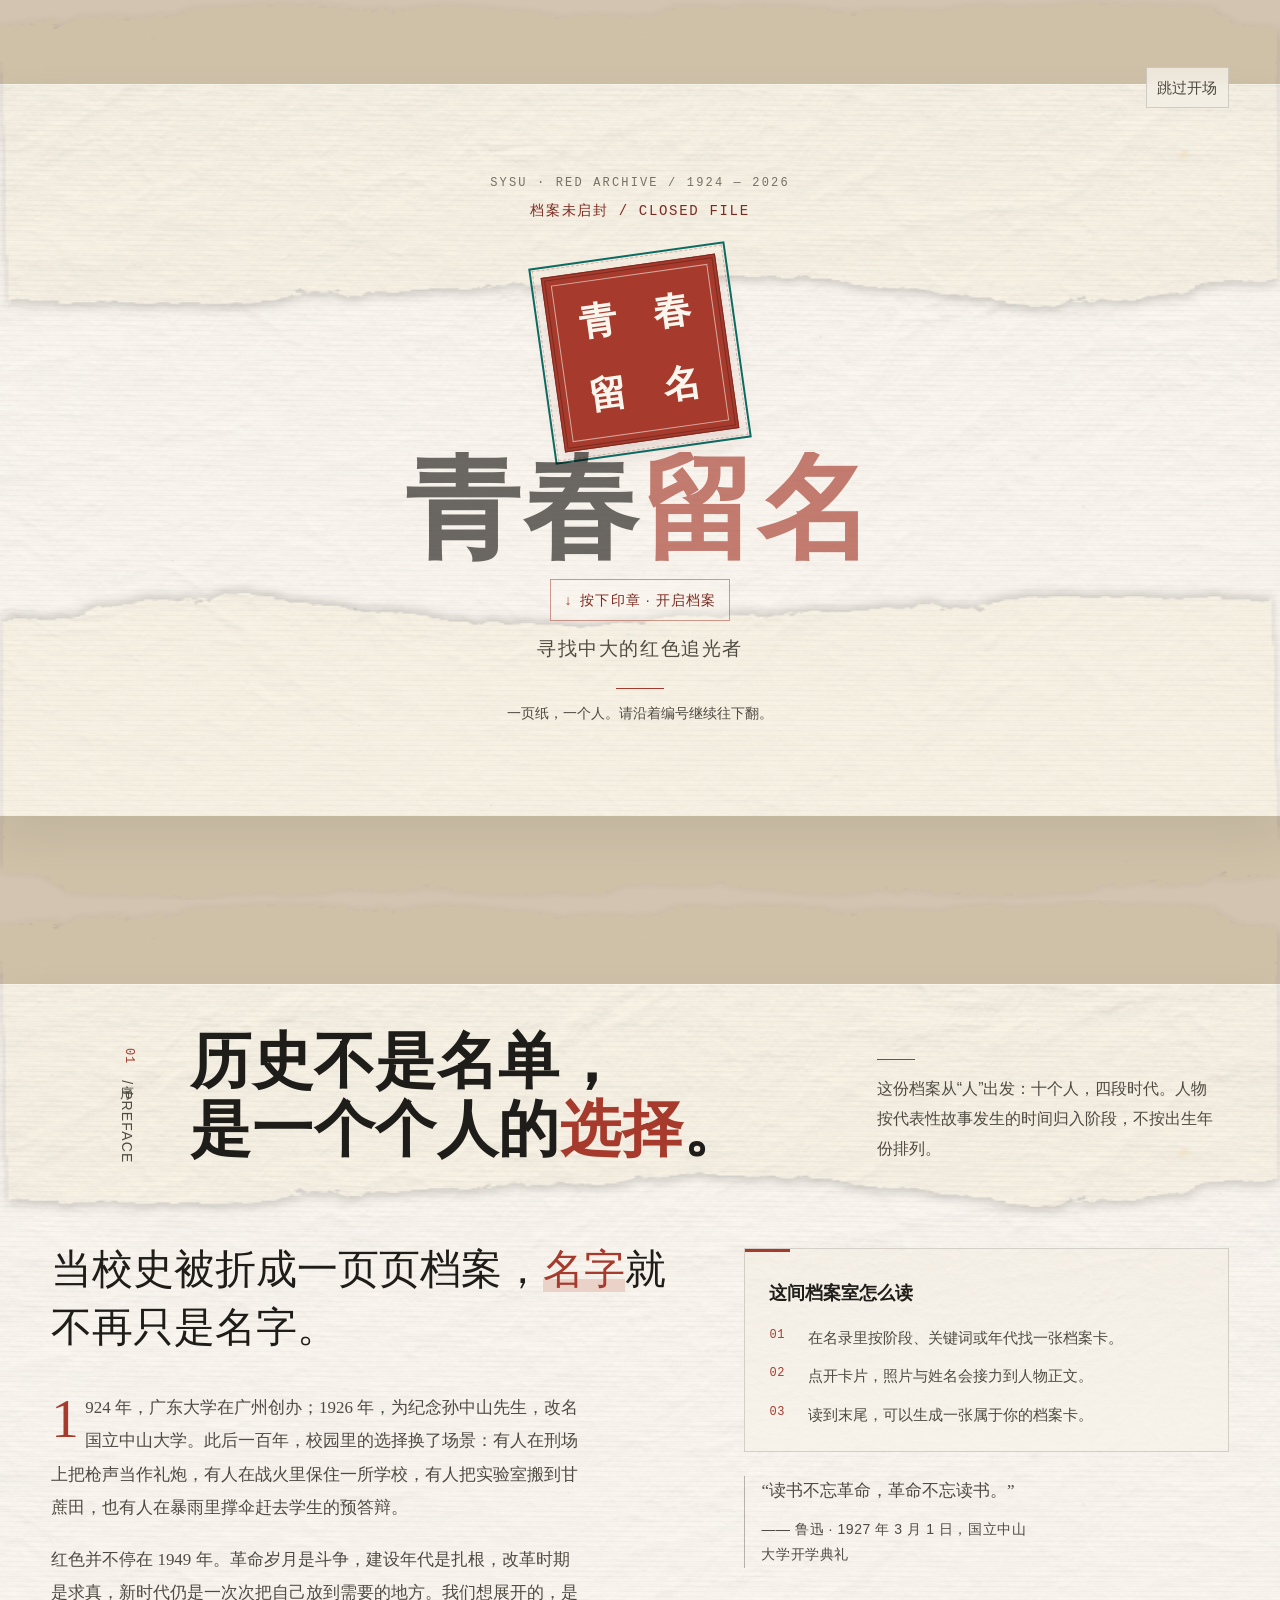
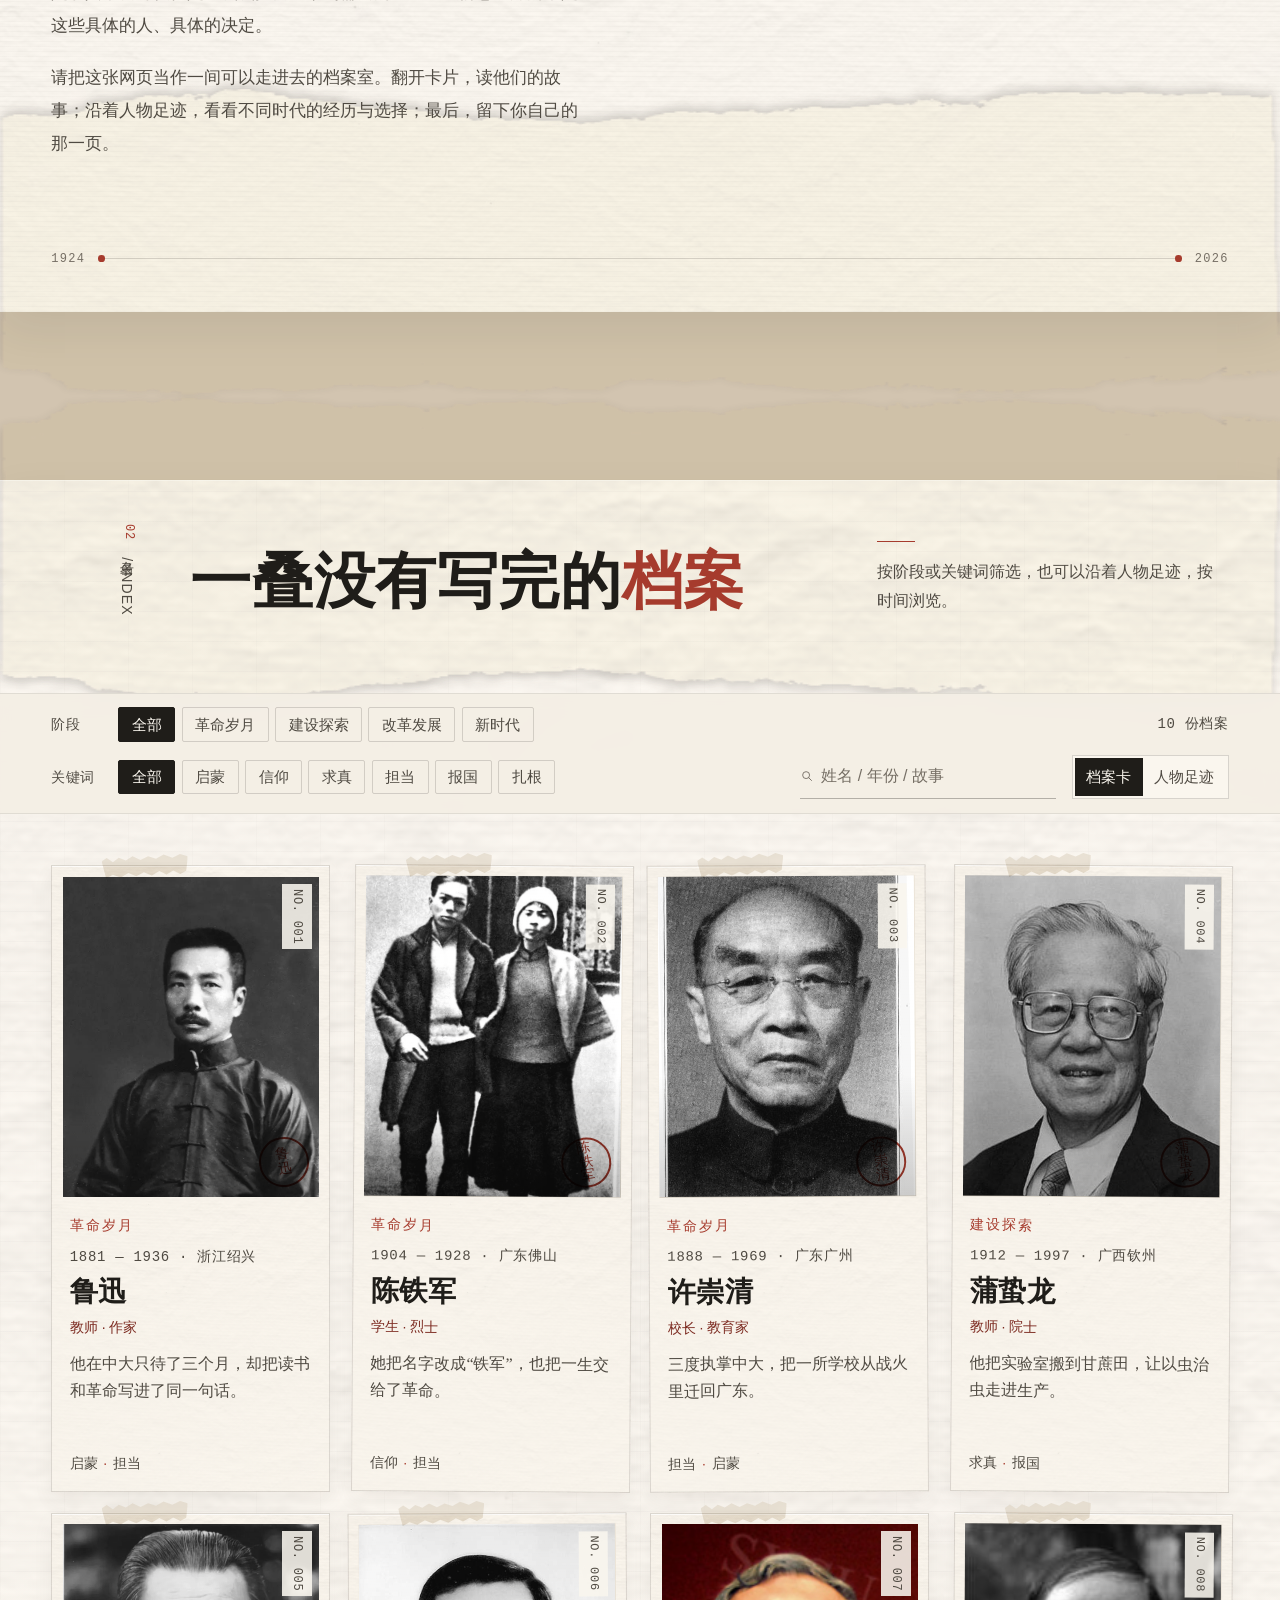
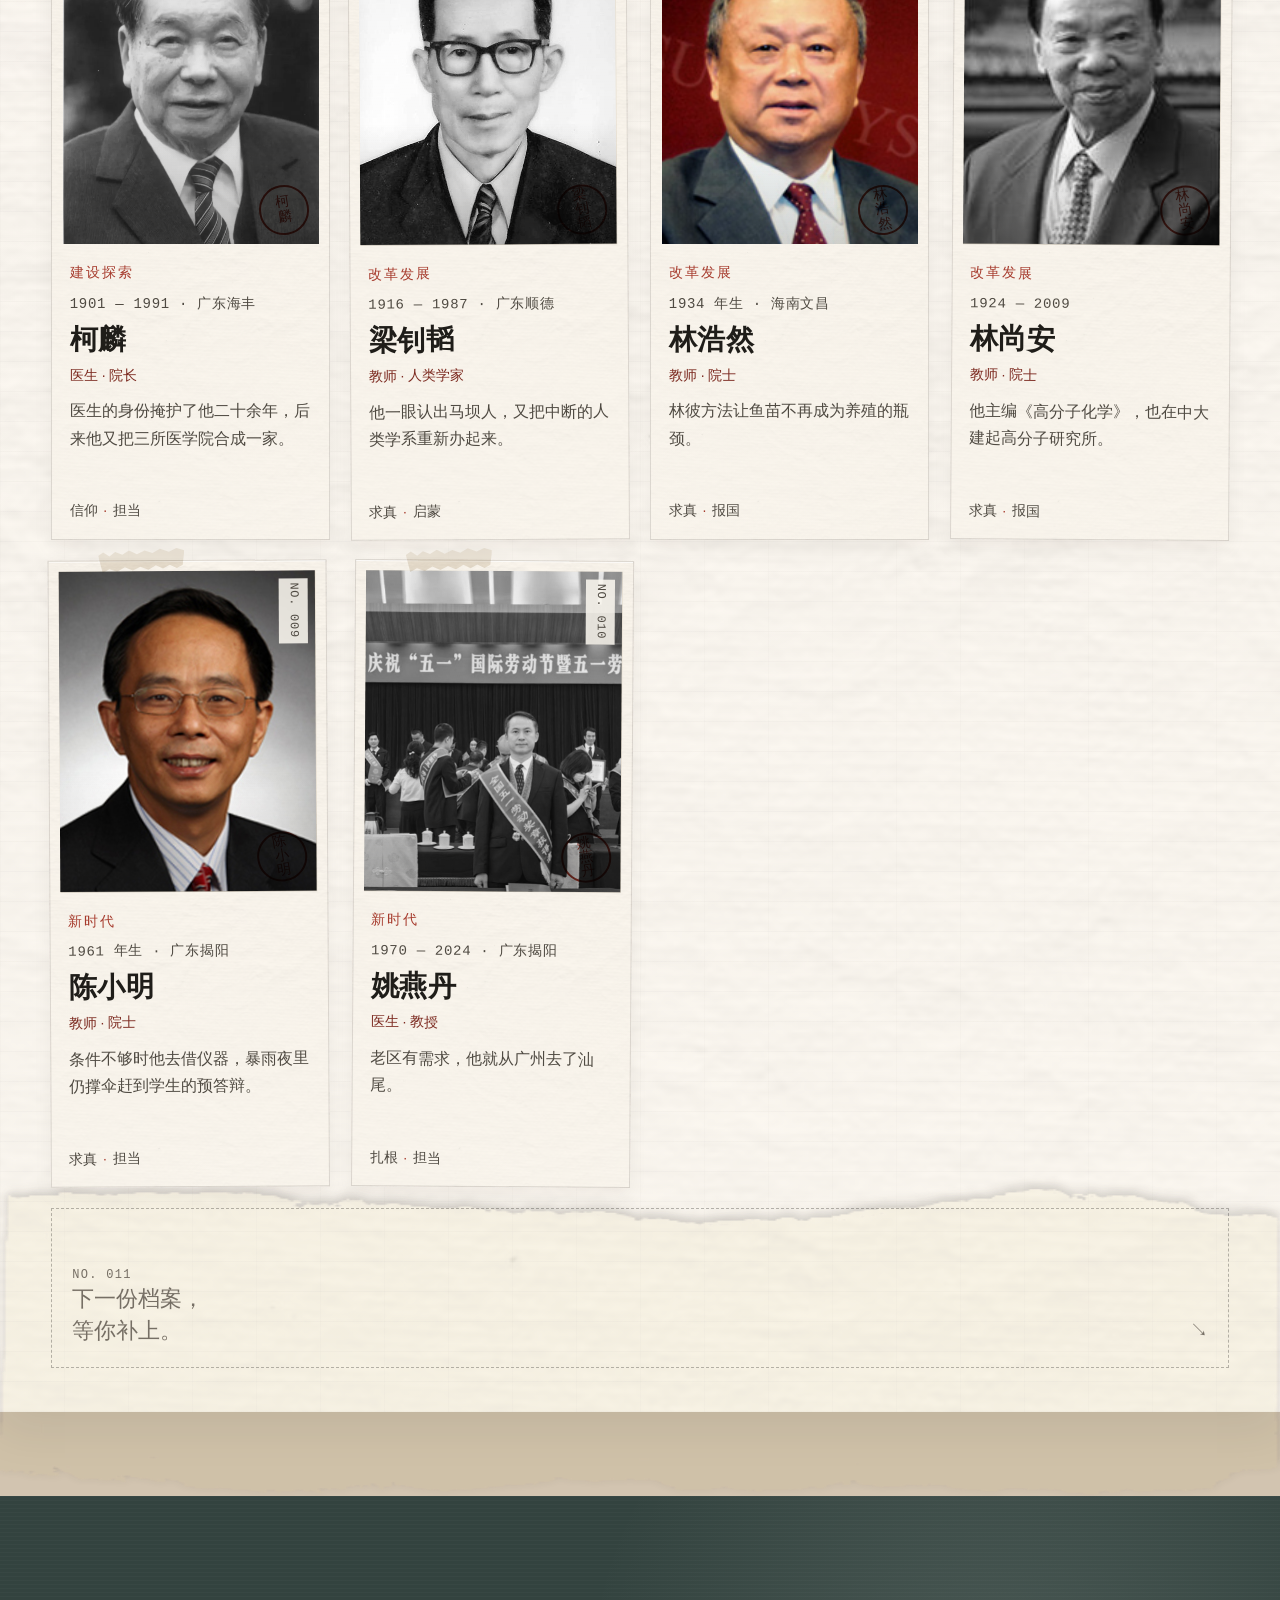
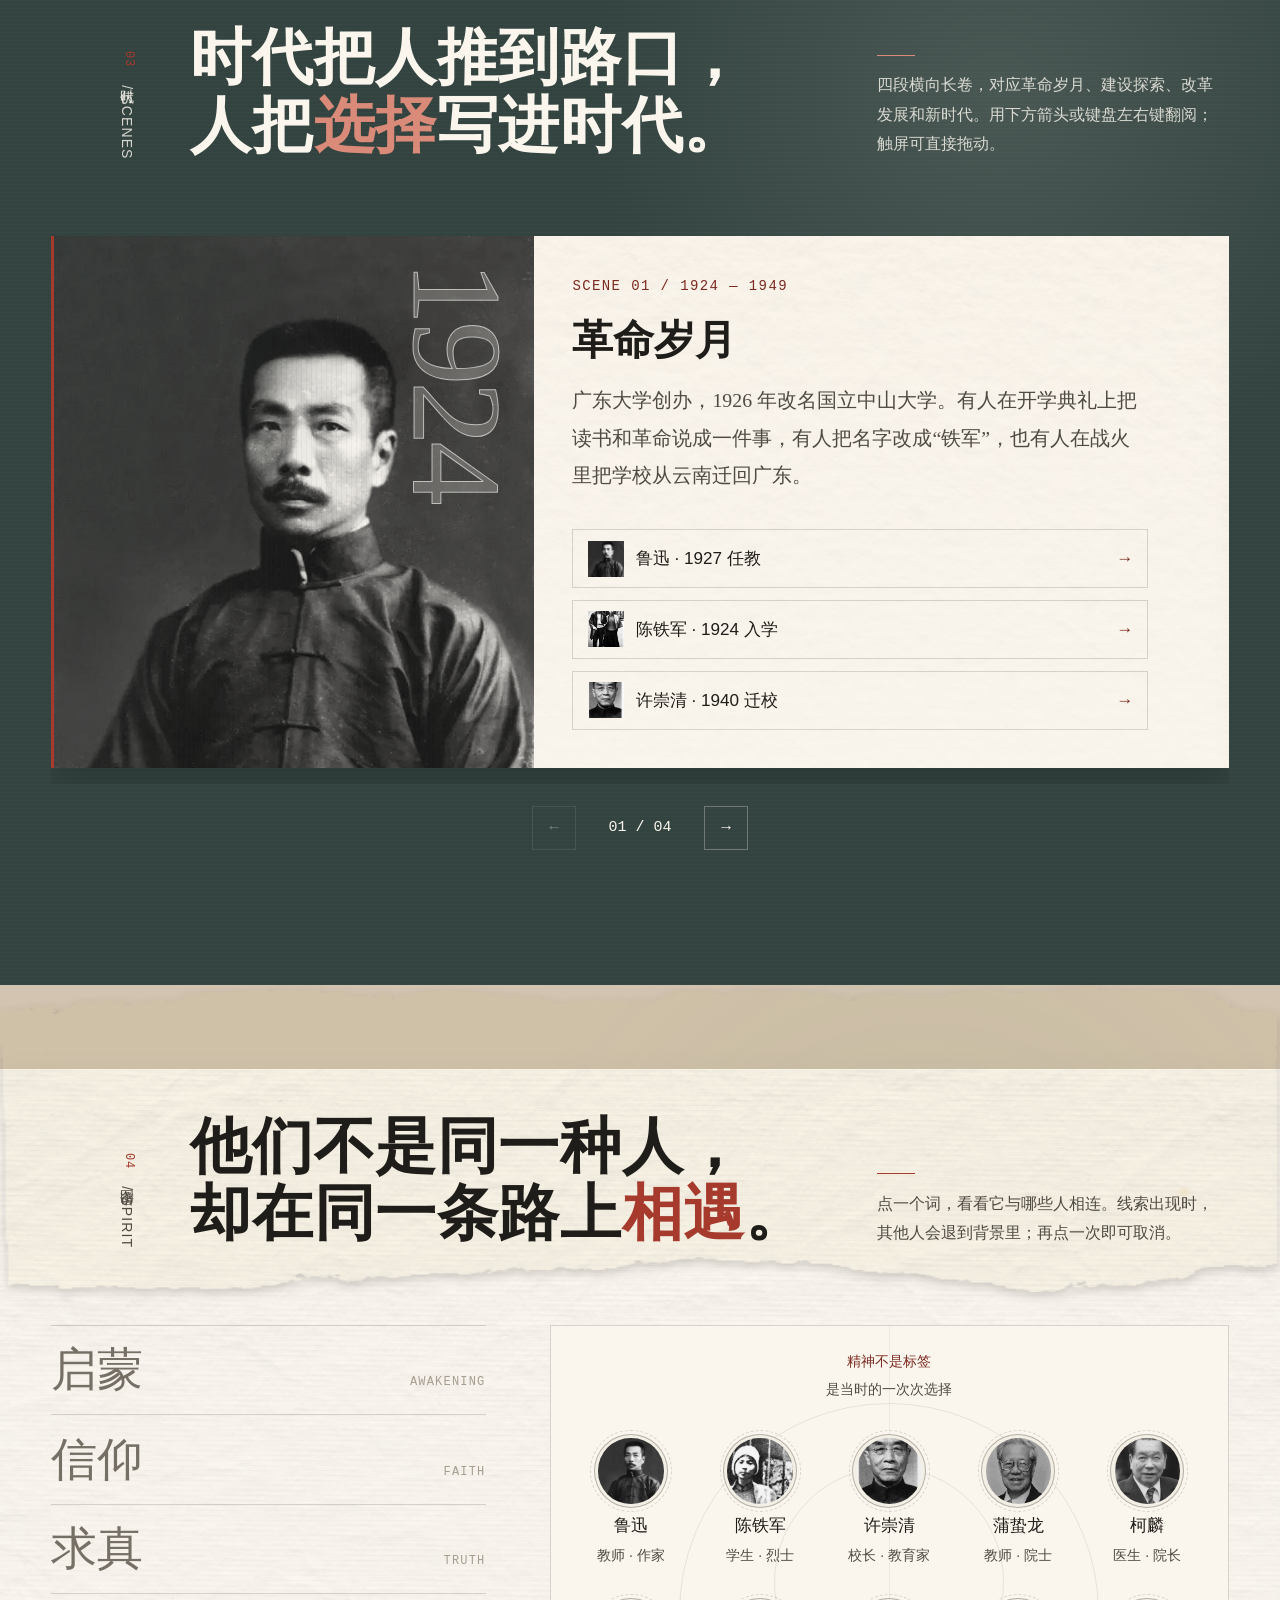
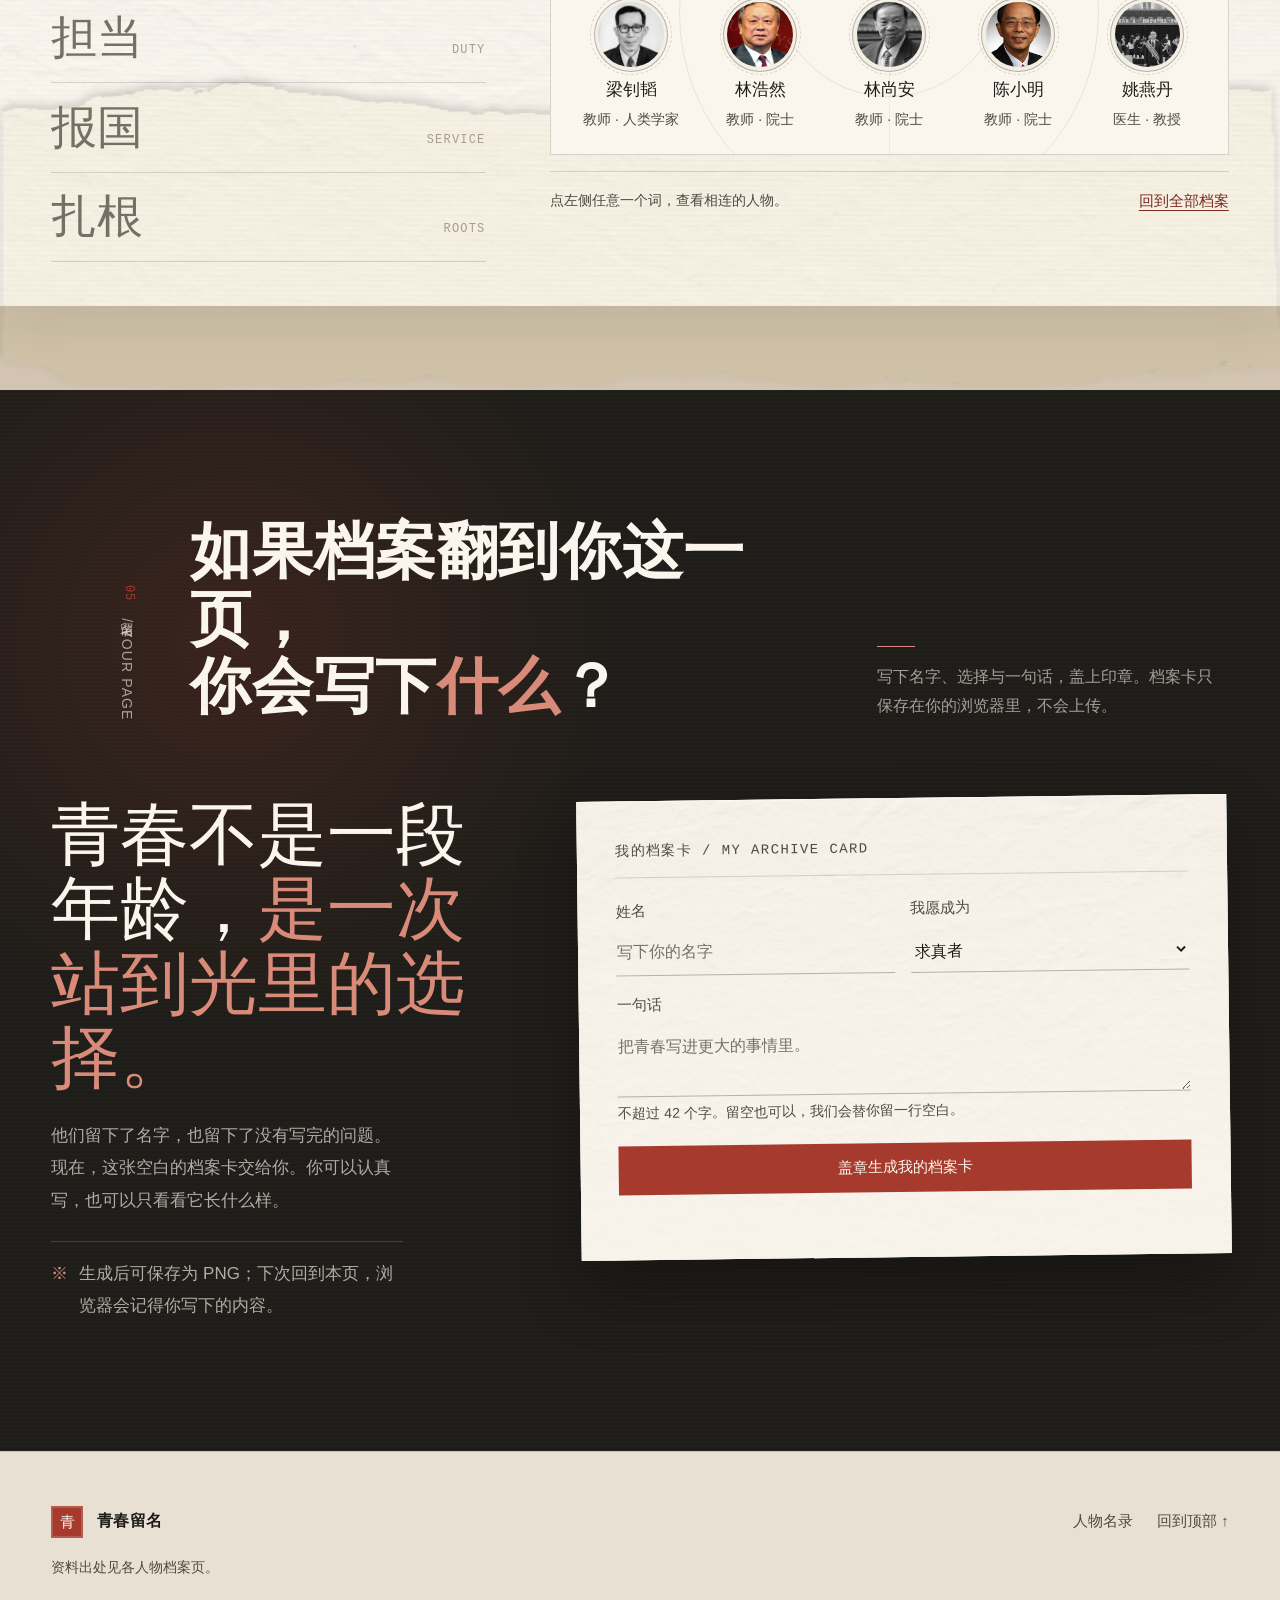
<file: index.html>
<!doctype html>
<html lang="zh-CN">
  <head>
    <meta charset="utf-8" />
    <meta name="viewport" content="width=device-width, initial-scale=1, viewport-fit=cover" />
    <meta name="theme-color" content="#f4efe5" />
    <meta
      name="description"
      content="青春留名——寻找中大的红色追光者。一间可以走进去的人物档案馆，以纸页、档案卡与人物正文呈现中山大学的红色记忆。"
    />
    <title>青春留名 · 寻找中大的红色追光者</title>
    <link rel="icon" href="assets/img/favicon.svg" type="image/svg+xml" />
    <link rel="stylesheet" href="assets/css/main.css?v=20261024h" />
    <script>
      document.documentElement.classList.add("js");
    </script>
  </head>
  <body>
    <a class="skip-link" href="#roster">跳到人物名录</a>
    <div class="intro-veil" id="introVeil" role="dialog" aria-modal="true" aria-labelledby="introPrompt">
      <div class="paper-sheet intro-paper" aria-hidden="true"></div>
      <img class="torn-cutout torn-cutout--top" src="assets/img/torn-cutout-c.png" alt="" aria-hidden="true" />
      <img class="torn-cutout torn-cutout--bottom" src="assets/img/torn-cutout-e.png" alt="" aria-hidden="true" />
      <div class="intro-sheet">
        <p class="intro-kicker mono">SYSU · RED ARCHIVE / 1924 — 2026</p>
        <p class="intro-state mono">档案未启封 / CLOSED FILE</p>
        <div class="intro-stamp-wrap">
          <span class="intro-ink" aria-hidden="true">
            <i class="ink-bloom ink-bloom--a"></i>
            <i class="ink-bloom ink-bloom--b"></i>
            <i class="ink-bloom ink-bloom--c"></i>
            <i class="ink-bloom ink-bloom--red"></i>
          </span>
          <button class="intro-seal" id="introStamp" type="button" aria-label="按下印章，开启档案">
            <span>青</span><span>春</span><span>留</span><span>名</span>
          </button>
        </div>
        <p class="intro-title">青春<span>留名</span></p>
        <p class="intro-prompt" id="introPrompt">按下印章 · 开启档案</p>
        <p class="intro-sub">寻找中大的红色追光者</p>
        <span class="intro-line" aria-hidden="true"></span>
        <p class="intro-note">一页纸，一个人。请沿着编号继续往下翻。</p>
      </div>
      <svg class="ink-filter-defs" width="0" height="0" aria-hidden="true" focusable="false">
        <filter id="ink-wash" x="-40%" y="-40%" width="180%" height="180%">
          <feTurbulence type="fractalNoise" baseFrequency="0.012 0.02" numOctaves="3" seed="7" result="noise"></feTurbulence>
          <feDisplacementMap in="SourceGraphic" in2="noise" scale="34" xChannelSelector="R" yChannelSelector="G"></feDisplacementMap>
          <feGaussianBlur stdDeviation="2.6"></feGaussianBlur>
        </filter>
      </svg>
    </div>
    <div class="paper-grain" aria-hidden="true"></div>
    <div class="reading-progress" aria-hidden="true"><span id="pageProgress"></span></div>

    <header class="site-header" id="siteHeader">
      <a class="brand" href="#opening" aria-label="青春留名，回到档案封面">
        <span class="brand-mark" aria-hidden="true">青</span>
        <span class="brand-copy">
          <span class="brand-title">青春留名</span>
          <span class="brand-sub">SYSU · Red Archive</span>
        </span>
      </a>
      <div class="header-tools">
        <a class="icon-button" href="#roster">
          <span class="tool-label">人物名录</span>
          <svg class="icon" viewBox="0 0 20 20" aria-hidden="true">
            <path d="M4 5h12M4 10h12M4 15h8" fill="none" stroke="currentColor" stroke-width="1.4" />
          </svg>
        </a>
        <button class="icon-button" id="soundToggle" type="button" aria-pressed="false" aria-label="开启声音">
          <span class="tool-label">声音</span>
          <svg class="icon" viewBox="0 0 20 20" aria-hidden="true">
            <path d="M4 8h3l4-3v10l-4-3H4zM14 7.5c.9.8 1.4 1.8 1.4 3s-.5 2.2-1.4 3" fill="none" stroke="currentColor" stroke-width="1.3" stroke-linecap="round" />
          </svg>
        </button>
      </div>
    </header>

    <nav class="chapter-rail" aria-label="章节导航">
      <a class="rail-item is-current" href="#opening" data-section="opening" aria-current="location">
        <span class="rail-no">00</span><span class="rail-name">封面</span>
      </a>
      <a class="rail-item" href="#preface" data-section="preface">
        <span class="rail-no">01</span><span class="rail-name">序</span>
      </a>
      <a class="rail-item" href="#roster" data-section="roster">
        <span class="rail-no">02</span><span class="rail-name">名录</span>
      </a>
      <a class="rail-item" href="#era" data-section="era">
        <span class="rail-no">03</span><span class="rail-name">时代</span>
      </a>
      <a class="rail-item" href="#spirit" data-section="spirit">
        <span class="rail-no">04</span><span class="rail-name">图谱</span>
      </a>
      <a class="rail-item" href="#coda" data-section="coda">
        <span class="rail-no">05</span><span class="rail-name">留名</span>
      </a>
    </nav>

    <main>
      <!-- ================= 封面 ================= -->
      <section class="hero" id="opening" aria-labelledby="heroTitle">
        <div class="paper-sheet hero-sheet" aria-hidden="true"></div>
        <img class="torn-cutout torn-cutout--top" src="assets/img/torn-cutout-e.png" alt="" aria-hidden="true" />
        <img class="torn-cutout torn-cutout--bottom" src="assets/img/torn-cutout-c.png" alt="" aria-hidden="true" />
        <div class="hero-inner">
          <div class="hero-copy">
            <div class="hero-eyebrow mono">
              <span>SYSU · Red Archive</span>
              <span class="dot" aria-hidden="true"></span>
              <span>1924 — 2026</span>
            </div>
            <h1 class="hero-title" id="heroTitle" aria-label="青春留名">
              <span class="title-line"><span>青春</span></span>
              <span class="title-line"><span class="title-accent">留名</span></span>
            </h1>
            <p class="hero-deck">
              寻找中大的红色追光者。从一张学籍卡、一封油印传单、一次没有退路的选择开始，重新认识那些曾在同一座校园里读书、教书、争论的人。
            </p>
            <div class="hero-actions">
              <a class="action-primary" href="#roster">
                拉开档案
                <svg class="icon" viewBox="0 0 20 20" aria-hidden="true">
                  <path d="M4 10h11M11 5l5 5-5 5" fill="none" stroke="currentColor" stroke-width="1.4" stroke-linecap="round" stroke-linejoin="round" />
                </svg>
              </a>
              <a class="action-quiet" href="#preface">先读序言</a>
            </div>
            <div class="hero-meta mono">
              <span><strong>10</strong> 份人物档案</span>
              <span><strong>04</strong> 个时代场景</span>
              <span><strong>01</strong> 座校园</span>
            </div>
          </div>

          <div class="hero-stage" aria-label="人物档案夹">
            <div class="stage-shadow" aria-hidden="true"></div>
            <img class="hero-paper-scrap" src="assets/img/torn-cutout-d.png" alt="" aria-hidden="true" />

            <figure class="photo-slip photo-slip--a">
              <img src="assets/img/portrait-lu-xun.jpg" alt="鲁迅肖像" width="800" height="1000" />
              <figcaption><span>NO. 001</span><span>鲁迅</span></figcaption>
            </figure>
            <figure class="photo-slip photo-slip--b">
              <img src="assets/img/portrait-chen-tiejun.jpg" alt="陈铁军与周文雍合影" width="800" height="1000" />
              <figcaption><span>NO. 002</span><span>陈铁军</span></figcaption>
            </figure>
            <figure class="photo-slip photo-slip--c">
              <img src="assets/img/portrait-yao-yandan.png" alt="姚燕丹在五一劳动奖表彰大会" width="800" height="1000" />
              <figcaption><span>NO. 010</span><span>姚燕丹</span></figcaption>
            </figure>

            <div class="dossier">
              <div class="dossier-head">
                <div class="archive-mark">
                  <span>国立中山大学</span>
                  <span>红色人物档案馆</span>
                  <strong>档号 SYSU-RA-1924</strong>
                </div>
                <span class="mono">第壹辑</span>
              </div>
              <p class="dossier-title">
                寻找中大的<br />红色追光者
                <span>Youth · Choice · Responsibility</span>
              </p>
              <div class="dossier-lines" aria-hidden="true">
                <span></span><span></span><span></span><span></span>
              </div>
              <div class="dossier-foot">
                <p class="index-note">一页纸，一个人。<br />请沿着编号继续往下翻。</p>
              </div>
              <div class="seal seal--hero" aria-hidden="true">
                <span>青</span><span>春</span><span>留</span><span>名</span>
              </div>
              <span class="dossier-tear" aria-hidden="true"></span>
            </div>
          </div>
        </div>

        <p class="hero-scroll">向下，进入档案室</p>
        <p class="hero-corner mono">OPEN FILE / 2026</p>
      </section>

      <!-- ================= 序 ================= -->
      <section class="chapter preface" id="preface" aria-labelledby="prefaceTitle">
        <div class="paper-sheet" aria-hidden="true"></div>
        <img class="torn-cutout torn-cutout--top" src="assets/img/torn-cutout-c.png" alt="" aria-hidden="true" />
        <img class="torn-cutout torn-cutout--bottom" src="assets/img/torn-cutout-e.png" alt="" aria-hidden="true" />
        <div class="paper-takeover" aria-hidden="true"></div>
        <div class="chapter-inner">
          <header class="chapter-head">
            <p class="chapter-kicker"><span class="num">01</span><span>序 / PREFACE</span></p>
            <h2 class="chapter-title" id="prefaceTitle">
              历史不是名单，<br />是一个个人的<span class="title-keep"><em>选择</em>。</span>
            </h2>
            <div class="chapter-aside">
              <span class="aside-rule" aria-hidden="true"></span>
              这份档案从“人”出发：十个人，四段时代。人物按代表性故事发生的时间归入阶段，不按出生年份排列。
            </div>
          </header>

          <div class="preface-grid">
            <div>
              <p class="preface-lead">
                当校史被折成一页页档案，<span class="accent">名字</span>就不再只是名字。
              </p>
              <div class="preface-body">
                <p>
                  1924 年，广东大学在广州创办；1926 年，为纪念孙中山先生，改名国立中山大学。此后一百年，校园里的选择换了场景：有人在刑场上把枪声当作礼炮，有人在战火里保住一所学校，有人把实验室搬到甘蔗田，也有人在暴雨里撑伞赶去学生的预答辩。
                </p>
                <p>
                  红色并不停在 1949 年。革命岁月是斗争，建设年代是扎根，改革时期是求真，新时代仍是一次次把自己放到需要的地方。我们想展开的，是这些具体的人、具体的决定。
                </p>
                <p>
                  请把这张网页当作一间可以走进去的档案室。翻开卡片，读他们的故事；沿着人物足迹，看看不同时代的经历与选择；最后，留下你自己的那一页。
                </p>
              </div>
            </div>

            <aside class="preface-side" aria-label="阅读提示">
              <div class="reading-note">
                <h3>这间档案室怎么读</h3>
                <ol>
                  <li><span>在名录里按阶段、关键词或年代找一张档案卡。</span></li>
                  <li><span>点开卡片，照片与姓名会接力到人物正文。</span></li>
                  <li><span>读到末尾，可以生成一张属于你的档案卡。</span></li>
                </ol>
              </div>
              <blockquote class="margin-quote">
                “读书不忘革命，革命不忘读书。”
                <cite>—— 鲁迅 · 1927 年 3 月 1 日，国立中山大学开学典礼</cite>
              </blockquote>
            </aside>
          </div>

          <div class="time-anchor mono" aria-label="时间范围 1924 至 2026">
            <span>1924</span><span class="anchor-line" aria-hidden="true"></span><span>2026</span>
          </div>
        </div>
      </section>

      <!-- ================= 名录 ================= -->
      <section class="chapter roster" id="roster" aria-labelledby="rosterTitle">
        <div class="paper-sheet" aria-hidden="true"></div>
        <img class="torn-cutout torn-cutout--top" src="assets/img/torn-cutout-e.png" alt="" aria-hidden="true" />
        <img class="torn-cutout torn-cutout--bottom" src="assets/img/torn-cutout-c.png" alt="" aria-hidden="true" />
        <div class="chapter-inner">
          <header class="chapter-head">
            <p class="chapter-kicker"><span class="num">02</span><span>名录 / INDEX</span></p>
            <h2 class="chapter-title" id="rosterTitle">
              一叠没有写完的<em>档案</em>
            </h2>
            <div class="chapter-aside">
              <span class="aside-rule" aria-hidden="true"></span>
              按阶段或关键词筛选，也可以沿着人物足迹，按时间浏览。
            </div>
          </header>

          <div class="filter-bar" aria-label="筛选人物">
            <div class="filter-row">
              <span class="filter-label">阶段</span>
              <div class="chip-set" id="roleFilters" role="group" aria-label="按阶段筛选">
                <button class="chip" type="button" data-role="all" aria-pressed="true">全部</button>
                <button class="chip" type="button" data-role="revolution" aria-pressed="false">革命岁月</button>
                <button class="chip" type="button" data-role="build" aria-pressed="false">建设探索</button>
                <button class="chip" type="button" data-role="reform" aria-pressed="false">改革发展</button>
                <button class="chip" type="button" data-role="newera" aria-pressed="false">新时代</button>
              </div>
              <span class="filter-spacer" aria-hidden="true"></span>
              <span class="filter-count" id="filterCount" aria-live="polite">10 份档案</span>
            </div>
            <div class="filter-row">
              <span class="filter-label">关键词</span>
              <div class="chip-set" id="keywordFilters" role="group" aria-label="按关键词筛选">
                <button class="chip" type="button" data-keyword="all" aria-pressed="true">全部</button>
                <button class="chip" type="button" data-keyword="启蒙" aria-pressed="false">启蒙</button>
                <button class="chip" type="button" data-keyword="信仰" aria-pressed="false">信仰</button>
                <button class="chip" type="button" data-keyword="求真" aria-pressed="false">求真</button>
                <button class="chip" type="button" data-keyword="担当" aria-pressed="false">担当</button>
                <button class="chip" type="button" data-keyword="报国" aria-pressed="false">报国</button>
                <button class="chip" type="button" data-keyword="扎根" aria-pressed="false">扎根</button>
              </div>
              <span class="filter-spacer" aria-hidden="true"></span>
              <label class="filter-search">
                <span class="sr-only">按姓名、年份或故事检索</span>
                <svg class="icon" viewBox="0 0 20 20" aria-hidden="true">
                  <circle cx="8.5" cy="8.5" r="4.8" fill="none" stroke="currentColor" stroke-width="1.3" />
                  <path d="M12 12l4 4" fill="none" stroke="currentColor" stroke-width="1.3" stroke-linecap="round" />
                </svg>
                <input id="rosterSearch" type="search" placeholder="姓名 / 年份 / 故事" autocomplete="off" />
              </label>
              <div class="mobile-filter-fields">
                <label class="mobile-filter-field" for="mobileRoleFilter">
                  <span>阶段</span>
                  <select id="mobileRoleFilter" aria-controls="indexGrid footprintList"></select>
                </label>
                <label class="mobile-filter-field" for="mobileKeywordFilter">
                  <span>关键词</span>
                  <select id="mobileKeywordFilter" aria-controls="indexGrid footprintList"></select>
                </label>
              </div>
              <div class="view-switch" role="group" aria-label="浏览方式">
                <button type="button" data-view="cards" aria-pressed="true">档案卡</button>
                <button type="button" data-view="footprints" aria-pressed="false">人物足迹</button>
              </div>
            </div>
          </div>

          <div class="index-grid" id="indexGrid">
            <a
              class="dossier-card"
              href="people/lu-xun.html"
              data-person="lu-xun"
              data-role="revolution"
              data-keywords="革命岁月 启蒙 担当"
              data-year="1927"
              data-name="鲁迅"
            >
              <span class="card-tape" aria-hidden="true"></span>
              <div class="card-photo">
                <img
                  src="assets/img/portrait-lu-xun.jpg"
                  alt="鲁迅，鲁迅肖像，1925年5月28日摄于北京"
                  width="800"
                  height="1000"
                  style="view-transition-name: person-lu-xun"
                />
                <span class="card-no">NO. 001</span>
                <span class="card-stamp" aria-hidden="true">鲁<br />迅</span>
              </div>
              <div class="card-body">
                <p class="card-stage">革命岁月</p>
                <p class="card-life">1881 — 1936 · 浙江绍兴</p>
                <h3 class="card-name">鲁迅</h3>
                <p class="card-role">教师 · 作家</p>
                <p class="card-line">他在中大只待了三个月，却把读书和革命写进了同一句话。</p>
                <div class="card-keywords"><span>启蒙</span><span>担当</span></div>
              </div>
            </a>

            <a
              class="dossier-card"
              href="people/chen-tiejun.html"
              data-person="chen-tiejun"
              data-role="revolution"
              data-keywords="革命岁月 信仰 担当"
              data-year="1924"
              data-name="陈铁军"
            >
              <span class="card-tape" aria-hidden="true"></span>
              <div class="card-photo">
                <img
                  src="assets/img/portrait-chen-tiejun.jpg"
                  alt="陈铁军，陈铁军（右）与周文雍（左）在监狱铁窗前的合影"
                  width="800"
                  height="1000"
                  loading="lazy"
                  style="view-transition-name: person-chen-tiejun"
                />
                <span class="card-no">NO. 002</span>
                <span class="card-stamp" aria-hidden="true">陈<br />铁<br />军</span>
              </div>
              <div class="card-body">
                <p class="card-stage">革命岁月</p>
                <p class="card-life">1904 — 1928 · 广东佛山</p>
                <h3 class="card-name">陈铁军</h3>
                <p class="card-role">学生 · 烈士</p>
                <p class="card-line">她把名字改成“铁军”，也把一生交给了革命。</p>
                <div class="card-keywords"><span>信仰</span><span>担当</span></div>
              </div>
            </a>

            <a
              class="dossier-card"
              href="people/xu-chongqing.html"
              data-person="xu-chongqing"
              data-role="revolution"
              data-keywords="革命岁月 担当 启蒙"
              data-year="1940"
              data-name="许崇清"
            >
              <span class="card-tape" aria-hidden="true"></span>
              <div class="card-photo">
                <img
                  src="assets/img/portrait-xu-chongqing.jpg"
                  alt="许崇清，许崇清肖像"
                  width="800"
                  height="1000"
                  loading="lazy"
                  style="view-transition-name: person-xu-chongqing"
                />
                <span class="card-no">NO. 003</span>
                <span class="card-stamp" aria-hidden="true">许<br />崇<br />清</span>
              </div>
              <div class="card-body">
                <p class="card-stage">革命岁月</p>
                <p class="card-life">1888 — 1969 · 广东广州</p>
                <h3 class="card-name">许崇清</h3>
                <p class="card-role">校长 · 教育家</p>
                <p class="card-line">三度执掌中大，把一所学校从战火里迁回广东。</p>
                <div class="card-keywords"><span>担当</span><span>启蒙</span></div>
              </div>
            </a>

            <a
              class="dossier-card"
              href="people/pu-zhelong.html"
              data-person="pu-zhelong"
              data-role="build"
              data-keywords="建设探索 求真 报国"
              data-year="1958"
              data-name="蒲蛰龙"
            >
              <span class="card-tape" aria-hidden="true"></span>
              <div class="card-photo">
                <img
                  src="assets/img/portrait-pu-zhelong.jpg"
                  alt="蒲蛰龙，蒲蛰龙肖像"
                  width="800"
                  height="1000"
                  loading="lazy"
                  style="view-transition-name: person-pu-zhelong"
                />
                <span class="card-no">NO. 004</span>
                <span class="card-stamp" aria-hidden="true">蒲<br />蛰<br />龙</span>
              </div>
              <div class="card-body">
                <p class="card-stage">建设探索</p>
                <p class="card-life">1912 — 1997 · 广西钦州</p>
                <h3 class="card-name">蒲蛰龙</h3>
                <p class="card-role">教师 · 院士</p>
                <p class="card-line">他把实验室搬到甘蔗田，让以虫治虫走进生产。</p>
                <div class="card-keywords"><span>求真</span><span>报国</span></div>
              </div>
            </a>

            <a
              class="dossier-card"
              href="people/ke-lin.html"
              data-person="ke-lin"
              data-role="build"
              data-keywords="建设探索 信仰 担当"
              data-year="1953"
              data-name="柯麟"
            >
              <span class="card-tape" aria-hidden="true"></span>
              <div class="card-photo">
                <img
                  src="assets/img/portrait-ke-lin.jpg"
                  alt="柯麟，柯麟晚年肖像"
                  width="800"
                  height="1000"
                  loading="lazy"
                  style="view-transition-name: person-ke-lin"
                />
                <span class="card-no">NO. 005</span>
                <span class="card-stamp" aria-hidden="true">柯<br />麟</span>
              </div>
              <div class="card-body">
                <p class="card-stage">建设探索</p>
                <p class="card-life">1901 — 1991 · 广东海丰</p>
                <h3 class="card-name">柯麟</h3>
                <p class="card-role">医生 · 院长</p>
                <p class="card-line">医生的身份掩护了他二十余年，后来他又把三所医学院合成一家。</p>
                <div class="card-keywords"><span>信仰</span><span>担当</span></div>
              </div>
            </a>

            <a
              class="dossier-card"
              href="people/liang-zhaotao.html"
              data-person="liang-zhaotao"
              data-role="reform"
              data-keywords="改革发展 求真 启蒙"
              data-year="1981"
              data-name="梁钊韬"
            >
              <span class="card-tape" aria-hidden="true"></span>
              <div class="card-photo">
                <img
                  src="assets/img/portrait-liang-zhaotao.jpg"
                  alt="梁钊韬，梁钊韬肖像"
                  width="800"
                  height="1000"
                  loading="lazy"
                  style="view-transition-name: person-liang-zhaotao"
                />
                <span class="card-no">NO. 006</span>
                <span class="card-stamp" aria-hidden="true">梁<br />钊<br />韬</span>
              </div>
              <div class="card-body">
                <p class="card-stage">改革发展</p>
                <p class="card-life">1916 — 1987 · 广东顺德</p>
                <h3 class="card-name">梁钊韬</h3>
                <p class="card-role">教师 · 人类学家</p>
                <p class="card-line">他一眼认出马坝人，又把中断的人类学系重新办起来。</p>
                <div class="card-keywords"><span>求真</span><span>启蒙</span></div>
              </div>
            </a>

            <a
              class="dossier-card"
              href="people/lin-haoran.html"
              data-person="lin-haoran"
              data-role="reform"
              data-keywords="改革发展 求真 报国"
              data-year="1979"
              data-name="林浩然"
            >
              <span class="card-tape" aria-hidden="true"></span>
              <div class="card-photo">
                <img
                  src="assets/img/portrait-lin-haoran.jpg"
                  alt="林浩然，林浩然肖像"
                  width="800"
                  height="1000"
                  loading="lazy"
                  style="view-transition-name: person-lin-haoran"
                />
                <span class="card-no">NO. 007</span>
                <span class="card-stamp" aria-hidden="true">林<br />浩<br />然</span>
              </div>
              <div class="card-body">
                <p class="card-stage">改革发展</p>
                <p class="card-life">1934 年生 · 海南文昌</p>
                <h3 class="card-name">林浩然</h3>
                <p class="card-role">教师 · 院士</p>
                <p class="card-line">林彼方法让鱼苗不再成为养殖的瓶颈。</p>
                <div class="card-keywords"><span>求真</span><span>报国</span></div>
              </div>
            </a>

            <a
              class="dossier-card"
              href="people/lin-shangan.html"
              data-person="lin-shangan"
              data-role="reform"
              data-keywords="改革发展 求真 报国"
              data-year="1978"
              data-name="林尚安"
            >
              <span class="card-tape" aria-hidden="true"></span>
              <div class="card-photo">
                <img
                  src="assets/img/portrait-lin-shangan.jpg"
                  alt="林尚安，林尚安肖像"
                  width="800"
                  height="1000"
                  loading="lazy"
                  style="view-transition-name: person-lin-shangan"
                />
                <span class="card-no">NO. 008</span>
                <span class="card-stamp" aria-hidden="true">林<br />尚<br />安</span>
              </div>
              <div class="card-body">
                <p class="card-stage">改革发展</p>
                <p class="card-life">1924 — 2009</p>
                <h3 class="card-name">林尚安</h3>
                <p class="card-role">教师 · 院士</p>
                <p class="card-line">他主编《高分子化学》，也在中大建起高分子研究所。</p>
                <div class="card-keywords"><span>求真</span><span>报国</span></div>
              </div>
            </a>

            <a
              class="dossier-card"
              href="people/chen-xiaoming.html"
              data-person="chen-xiaoming"
              data-role="newera"
              data-keywords="新时代 求真 担当"
              data-year="2017"
              data-name="陈小明"
            >
              <span class="card-tape" aria-hidden="true"></span>
              <div class="card-photo">
                <img
                  src="assets/img/portrait-chen-xiaoming.jpg"
                  alt="陈小明，陈小明肖像"
                  width="800"
                  height="1000"
                  loading="lazy"
                  style="view-transition-name: person-chen-xiaoming"
                />
                <span class="card-no">NO. 009</span>
                <span class="card-stamp" aria-hidden="true">陈<br />小<br />明</span>
              </div>
              <div class="card-body">
                <p class="card-stage">新时代</p>
                <p class="card-life">1961 年生 · 广东揭阳</p>
                <h3 class="card-name">陈小明</h3>
                <p class="card-role">教师 · 院士</p>
                <p class="card-line">条件不够时他去借仪器，暴雨夜里仍撑伞赶到学生的预答辩。</p>
                <div class="card-keywords"><span>求真</span><span>担当</span></div>
              </div>
            </a>

            <a
              class="dossier-card"
              href="people/yao-yandan.html"
              data-person="yao-yandan"
              data-role="newera"
              data-keywords="新时代 扎根 担当"
              data-year="2020"
              data-name="姚燕丹"
            >
              <span class="card-tape" aria-hidden="true"></span>
              <div class="card-photo">
                <img
                  src="assets/img/portrait-yao-yandan.png"
                  alt="姚燕丹，2023年广东省五一劳动奖表彰大会，画面正中佩绶带者为姚燕丹"
                  width="800"
                  height="1000"
                  loading="lazy"
                  style="view-transition-name: person-yao-yandan"
                />
                <span class="card-no">NO. 010</span>
                <span class="card-stamp" aria-hidden="true">姚<br />燕<br />丹</span>
              </div>
              <div class="card-body">
                <p class="card-stage">新时代</p>
                <p class="card-life">1970 — 2024 · 广东揭阳</p>
                <h3 class="card-name">姚燕丹</h3>
                <p class="card-role">医生 · 教授</p>
                <p class="card-line">老区有需求，他就从广州去了汕尾。</p>
                <div class="card-keywords"><span>扎根</span><span>担当</span></div>
              </div>
            </a>

            <a class="archive-gap" href="#coda">
              <div>
                <p class="mono">NO. 011</p>
                <h3>下一份档案，<br />等你补上。</h3>
              </div>
              <span class="gap-arrow" aria-hidden="true">↘</span>
            </a>
          </div>

          <div class="empty-state" id="emptyState" hidden>
            <div>
              <h3>这一格还没有档案</h3>
              <p>换一个关键词，或把筛选恢复为“全部”。也可以到尾声，留下你自己的那一页。</p>
              <button type="button" id="resetFilters">恢复全部档案</button>
            </div>
          </div>

          <section class="footprints" id="footprints" aria-labelledby="footprintsTitle" hidden>
            <header class="footprints-head">
              <div>
                <p class="mono">FOOTPRINTS / 人物与时间</p>
                <h3 id="footprintsTitle">人物足迹</h3>
              </div>
              <p>按代表事迹的发生时间排列。沿着年份，读一段经历；点击人物，打开完整档案。</p>
            </header>
            <ol class="footprint-list" id="footprintList" aria-label="按时间排列的人物事迹"></ol>
          </section>
        </div>
      </section>

      <!-- ================= 时代场景 ================= -->
      <section class="chapter era" id="era" aria-labelledby="eraTitle">
        <div class="paper-takeover" aria-hidden="true"></div>
        <div class="chapter-inner">
          <header class="chapter-head">
            <p class="chapter-kicker"><span class="num">03</span><span>时代 / SCENES</span></p>
            <h2 class="chapter-title" id="eraTitle">
              时代把人推到路口，<br />人把<em>选择</em>写进时代。
            </h2>
            <div class="chapter-aside">
              <span class="aside-rule" aria-hidden="true"></span>
              四段横向长卷，对应革命岁月、建设探索、改革发展和新时代。用下方箭头或键盘左右键翻阅；触屏可直接拖动。
            </div>
          </header>

          <div class="era-track" id="eraTrack" tabindex="0" aria-label="时代场景，可横向滚动">
            <article class="era-panel" data-era="0" aria-labelledby="eraPanel1">
              <div class="era-visual">
                <img src="assets/img/portrait-lu-xun.jpg" alt="革命岁月：鲁迅肖像" width="800" height="1000" loading="lazy" />
                <span class="era-year" aria-hidden="true">1924</span>
              </div>
              <div class="era-body">
                <p class="era-index">SCENE 01 / 1924 — 1949</p>
                <h3 id="eraPanel1">革命岁月</h3>
                <p class="era-context">
                  广东大学创办，1926 年改名国立中山大学。有人在开学典礼上把读书和革命说成一件事，有人把名字改成“铁军”，也有人在战火里把学校从云南迁回广东。
                </p>
                <div class="era-people">
                  <a class="era-person" href="people/lu-xun.html">
                    <img src="assets/img/portrait-lu-xun.jpg" alt="" width="800" height="1000" loading="lazy" />
                    鲁迅 · 1927 任教
                  </a>
                  <a class="era-person" href="people/chen-tiejun.html">
                    <img src="assets/img/portrait-chen-tiejun.jpg" alt="" width="800" height="1000" loading="lazy" />
                    陈铁军 · 1924 入学
                  </a>
                  <a class="era-person" href="people/xu-chongqing.html">
                    <img src="assets/img/portrait-xu-chongqing.jpg" alt="" width="800" height="1000" loading="lazy" />
                    许崇清 · 1940 迁校
                  </a>
                </div>
              </div>
            </article>

            <article class="era-panel" data-era="1" aria-labelledby="eraPanel2">
              <div class="era-visual">
                <img src="assets/img/portrait-pu-zhelong.jpg" alt="建设探索：蒲蛰龙肖像" width="800" height="1000" loading="lazy" />
                <span class="era-year" aria-hidden="true">1949</span>
              </div>
              <div class="era-body">
                <p class="era-index">SCENE 02 / 1949 — 1978</p>
                <h3 id="eraPanel2">建设探索</h3>
                <p class="era-context">
                  选择从战场转到实验室、医院和田野。有人在顺德的甘蔗田里放赤眼蜂，有人把三所医学院合成一所重点医科。
                </p>
                <div class="era-people">
                  <a class="era-person" href="people/pu-zhelong.html">
                    <img src="assets/img/portrait-pu-zhelong.jpg" alt="" width="800" height="1000" loading="lazy" />
                    蒲蛰龙 · 1958 赤眼蜂站
                  </a>
                  <a class="era-person" href="people/ke-lin.html">
                    <img src="assets/img/portrait-ke-lin.jpg" alt="" width="800" height="1000" loading="lazy" />
                    柯麟 · 1953 三校合并
                  </a>
                </div>
              </div>
            </article>

            <article class="era-panel" data-era="2" aria-labelledby="eraPanel3">
              <div class="era-visual">
                <img src="assets/img/portrait-lin-haoran.jpg" alt="改革发展：林浩然肖像" width="800" height="1000" loading="lazy" />
                <span class="era-year" aria-hidden="true">1978</span>
              </div>
              <div class="era-body">
                <p class="era-index">SCENE 03 / 1978 — 2012</p>
                <h3 id="eraPanel3">改革发展</h3>
                <p class="era-context">
                  中断的学科要恢复，养殖要过苗种这一关，新的专业也要有能教给学生的教材。人类学系重新开办，鱼类催产有了“林彼方法”，高分子化学有了自己的研究所。
                </p>
                <div class="era-people">
                  <a class="era-person" href="people/liang-zhaotao.html">
                    <img src="assets/img/portrait-liang-zhaotao.jpg" alt="" width="800" height="1000" loading="lazy" />
                    梁钊韬 · 1981 复办
                  </a>
                  <a class="era-person" href="people/lin-haoran.html">
                    <img src="assets/img/portrait-lin-haoran.jpg" alt="" width="800" height="1000" loading="lazy" />
                    林浩然 · 1979 林彼方法
                  </a>
                  <a class="era-person" href="people/lin-shangan.html">
                    <img src="assets/img/portrait-lin-shangan.jpg" alt="" width="800" height="1000" loading="lazy" />
                    林尚安 · 1978 研究所
                  </a>
                </div>
              </div>
            </article>

            <article class="era-panel" data-era="3" aria-labelledby="eraPanel4">
              <div class="era-visual">
                <img src="assets/img/portrait-yao-yandan.png" alt="新时代：姚燕丹在五一劳动奖表彰大会" width="800" height="1000" loading="lazy" />
                <span class="era-year" aria-hidden="true">2012</span>
              </div>
              <div class="era-body">
                <p class="era-index">SCENE 04 / 2012 — 今</p>
                <h3 id="eraPanel4">新时代</h3>
                <p class="era-context">
                  研究仍要从一间条件有限的实验室做起，医疗也要走到患者所在的地方。有人把分离做到分子的孔道里，有人把乳腺专科带到汕尾。
                </p>
                <div class="era-people">
                  <a class="era-person" href="people/chen-xiaoming.html">
                    <img src="assets/img/portrait-chen-xiaoming.jpg" alt="" width="800" height="1000" loading="lazy" />
                    陈小明 · 2017 团队成果
                  </a>
                  <a class="era-person" href="people/yao-yandan.html">
                    <img src="assets/img/portrait-yao-yandan.png" alt="" width="800" height="1000" loading="lazy" />
                    姚燕丹 · 2020 赴汕尾
                  </a>
                </div>
              </div>
            </article>
          </div>

          <div class="era-controls">
            <button class="era-arrow" type="button" id="eraPrev" aria-label="上一个时代场景" aria-controls="eraTrack" disabled>←</button>
            <span class="era-page" id="eraPage" role="status" aria-live="polite" aria-atomic="true">01 / 04</span>
            <button class="era-arrow" type="button" id="eraNext" aria-label="下一个时代场景" aria-controls="eraTrack">→</button>
          </div>
        </div>
      </section>

      <!-- ================= 精神图谱 ================= -->
      <section class="chapter spirit" id="spirit" aria-labelledby="spiritTitle">
        <div class="paper-sheet" aria-hidden="true"></div>
        <img class="torn-cutout torn-cutout--top" src="assets/img/torn-cutout-c.png" alt="" aria-hidden="true" />
        <img class="torn-cutout torn-cutout--bottom" src="assets/img/torn-cutout-e.png" alt="" aria-hidden="true" />
        <div class="paper-takeover" aria-hidden="true"></div>
        <div class="chapter-inner">
          <header class="chapter-head">
            <p class="chapter-kicker"><span class="num">04</span><span>图谱 / SPIRIT</span></p>
            <h2 class="chapter-title" id="spiritTitle">
              他们不是同一种人，<br />却在同一条路上<span class="title-keep"><em>相遇</em>。</span>
            </h2>
            <div class="chapter-aside">
              <span class="aside-rule" aria-hidden="true"></span>
              点一个词，看看它与哪些人相连。线索出现时，其他人会退到背景里；再点一次即可取消。
            </div>
          </header>

          <div class="spirit-grid">
            <div class="keyword-list" id="keywordList" role="group" aria-label="精神关键词">
              <button class="keyword-btn" type="button" data-spirit="启蒙" aria-pressed="false">
                <span class="kw-cn">启蒙</span><span class="kw-en">Awakening</span>
              </button>
              <button class="keyword-btn" type="button" data-spirit="信仰" aria-pressed="false">
                <span class="kw-cn">信仰</span><span class="kw-en">Faith</span>
              </button>
              <button class="keyword-btn" type="button" data-spirit="求真" aria-pressed="false">
                <span class="kw-cn">求真</span><span class="kw-en">Truth</span>
              </button>
              <button class="keyword-btn" type="button" data-spirit="担当" aria-pressed="false">
                <span class="kw-cn">担当</span><span class="kw-en">Duty</span>
              </button>
              <button class="keyword-btn" type="button" data-spirit="报国" aria-pressed="false">
                <span class="kw-cn">报国</span><span class="kw-en">Service</span>
              </button>
              <button class="keyword-btn" type="button" data-spirit="扎根" aria-pressed="false">
                <span class="kw-cn">扎根</span><span class="kw-en">Roots</span>
              </button>
            </div>

            <div>
              <div class="spirit-map" id="spiritMap">
                <svg class="spirit-lines" id="spiritLines" aria-hidden="true"></svg>
                <a class="spirit-node spirit-node--xun" href="people/lu-xun.html" data-spirit-person="鲁迅" data-keywords="启蒙 担当">
                  <span class="node-photo"><img src="assets/img/portrait-lu-xun.jpg" alt="" width="800" height="1000" loading="lazy" /></span>
                  <span class="node-name">鲁迅</span>
                  <span class="node-role">教师 · 作家</span>
                </a>
                <a class="spirit-node spirit-node--tiejun" href="people/chen-tiejun.html" data-spirit-person="陈铁军" data-keywords="信仰 担当">
                  <span class="node-photo"><img src="assets/img/portrait-chen-tiejun-face.jpg" alt="" width="230" height="230" loading="lazy" /></span>
                  <span class="node-name">陈铁军</span>
                  <span class="node-role">学生 · 烈士</span>
                </a>
                <a class="spirit-node spirit-node--chongqing" href="people/xu-chongqing.html" data-spirit-person="许崇清" data-keywords="担当 启蒙">
                  <span class="node-photo"><img src="assets/img/portrait-xu-chongqing.jpg" alt="" width="800" height="1000" loading="lazy" /></span>
                  <span class="node-name">许崇清</span>
                  <span class="node-role">校长 · 教育家</span>
                </a>
                <a class="spirit-node spirit-node--zhelong" href="people/pu-zhelong.html" data-spirit-person="蒲蛰龙" data-keywords="求真 报国">
                  <span class="node-photo"><img src="assets/img/portrait-pu-zhelong.jpg" alt="" width="800" height="1000" loading="lazy" /></span>
                  <span class="node-name">蒲蛰龙</span>
                  <span class="node-role">教师 · 院士</span>
                </a>
                <a class="spirit-node spirit-node--lin" href="people/ke-lin.html" data-spirit-person="柯麟" data-keywords="信仰 担当">
                  <span class="node-photo"><img src="assets/img/portrait-ke-lin.jpg" alt="" width="800" height="1000" loading="lazy" /></span>
                  <span class="node-name">柯麟</span>
                  <span class="node-role">医生 · 院长</span>
                </a>
                <a class="spirit-node spirit-node--zhaotao" href="people/liang-zhaotao.html" data-spirit-person="梁钊韬" data-keywords="求真 启蒙">
                  <span class="node-photo"><img src="assets/img/portrait-liang-zhaotao.jpg" alt="" width="800" height="1000" loading="lazy" /></span>
                  <span class="node-name">梁钊韬</span>
                  <span class="node-role">教师 · 人类学家</span>
                </a>
                <a class="spirit-node spirit-node--haoran" href="people/lin-haoran.html" data-spirit-person="林浩然" data-keywords="求真 报国">
                  <span class="node-photo"><img src="assets/img/portrait-lin-haoran.jpg" alt="" width="800" height="1000" loading="lazy" /></span>
                  <span class="node-name">林浩然</span>
                  <span class="node-role">教师 · 院士</span>
                </a>
                <a class="spirit-node spirit-node--shangan" href="people/lin-shangan.html" data-spirit-person="林尚安" data-keywords="求真 报国">
                  <span class="node-photo"><img src="assets/img/portrait-lin-shangan.jpg" alt="" width="800" height="1000" loading="lazy" /></span>
                  <span class="node-name">林尚安</span>
                  <span class="node-role">教师 · 院士</span>
                </a>
                <a class="spirit-node spirit-node--xiaoming" href="people/chen-xiaoming.html" data-spirit-person="陈小明" data-keywords="求真 担当">
                  <span class="node-photo"><img src="assets/img/portrait-chen-xiaoming.jpg" alt="" width="800" height="1000" loading="lazy" /></span>
                  <span class="node-name">陈小明</span>
                  <span class="node-role">教师 · 院士</span>
                </a>
                <a class="spirit-node spirit-node--yandan" href="people/yao-yandan.html" data-spirit-person="姚燕丹" data-keywords="扎根 担当">
                  <span class="node-photo"><img src="assets/img/portrait-yao-yandan.png" alt="" width="800" height="1000" loading="lazy" /></span>
                  <span class="node-name">姚燕丹</span>
                  <span class="node-role">医生 · 教授</span>
                </a>
                <p class="spirit-center-note"><strong>精神不是标签</strong>是当时的一次次选择</p>
              </div>

              <div class="spirit-result">
                <p id="spiritResultText">点左侧任意一个词，查看相连的人物。</p>
                <a href="#roster" id="spiritReset">回到全部档案</a>
              </div>

              <div class="spirit-mobile-list" id="spiritMobileList" aria-label="人物列表">
                <a href="people/lu-xun.html" data-keywords="启蒙 担当"><img src="assets/img/portrait-lu-xun.jpg" alt="" width="800" height="1000" /><span><span class="ml-name">鲁迅</span><span class="ml-role">教师 · 作家</span></span></a>
                <a href="people/chen-tiejun.html" data-keywords="信仰 担当"><img src="assets/img/portrait-chen-tiejun-face.jpg" alt="" width="230" height="230" /><span><span class="ml-name">陈铁军</span><span class="ml-role">学生 · 烈士</span></span></a>
                <a href="people/xu-chongqing.html" data-keywords="担当 启蒙"><img src="assets/img/portrait-xu-chongqing.jpg" alt="" width="800" height="1000" /><span><span class="ml-name">许崇清</span><span class="ml-role">校长 · 教育家</span></span></a>
                <a href="people/pu-zhelong.html" data-keywords="求真 报国"><img src="assets/img/portrait-pu-zhelong.jpg" alt="" width="800" height="1000" /><span><span class="ml-name">蒲蛰龙</span><span class="ml-role">教师 · 院士</span></span></a>
                <a href="people/ke-lin.html" data-keywords="信仰 担当"><img src="assets/img/portrait-ke-lin.jpg" alt="" width="800" height="1000" /><span><span class="ml-name">柯麟</span><span class="ml-role">医生 · 院长</span></span></a>
                <a href="people/liang-zhaotao.html" data-keywords="求真 启蒙"><img src="assets/img/portrait-liang-zhaotao.jpg" alt="" width="800" height="1000" /><span><span class="ml-name">梁钊韬</span><span class="ml-role">教师 · 人类学家</span></span></a>
                <a href="people/lin-haoran.html" data-keywords="求真 报国"><img src="assets/img/portrait-lin-haoran.jpg" alt="" width="800" height="1000" /><span><span class="ml-name">林浩然</span><span class="ml-role">教师 · 院士</span></span></a>
                <a href="people/lin-shangan.html" data-keywords="求真 报国"><img src="assets/img/portrait-lin-shangan.jpg" alt="" width="800" height="1000" /><span><span class="ml-name">林尚安</span><span class="ml-role">教师 · 院士</span></span></a>
                <a href="people/chen-xiaoming.html" data-keywords="求真 担当"><img src="assets/img/portrait-chen-xiaoming.jpg" alt="" width="800" height="1000" /><span><span class="ml-name">陈小明</span><span class="ml-role">教师 · 院士</span></span></a>
                <a href="people/yao-yandan.html" data-keywords="扎根 担当"><img src="assets/img/portrait-yao-yandan.png" alt="" width="800" height="1000" /><span><span class="ml-name">姚燕丹</span><span class="ml-role">医生 · 教授</span></span></a>
              </div>
            </div>
          </div>
        </div>
      </section>

      <!-- ================= 尾声 ================= -->
      <section class="chapter coda" id="coda" aria-labelledby="codaTitle">
        <div class="chapter-inner">
          <header class="chapter-head">
            <p class="chapter-kicker"><span class="num">05</span><span>留名 / YOUR PAGE</span></p>
            <h2 class="chapter-title" id="codaTitle">
              <span class="title-keep">如果档案翻到</span><span class="title-keep">你这一页，</span><br />你会写下<span class="title-keep"><em>什么</em>？</span>
            </h2>
            <div class="chapter-aside">
              <span class="aside-rule" aria-hidden="true"></span>
              写下名字、选择与一句话，盖上印章。档案卡只保存在你的浏览器里，不会上传。
            </div>
          </header>

          <div class="coda-grid">
            <div class="coda-copy">
              <h3>青春不是一段年龄，<span>是一次站到光里的选择。</span></h3>
              <p>
                他们留下了名字，也留下了没有写完的问题。现在，这张空白的档案卡交给你。你可以认真写，也可以只看看它长什么样。
              </p>
              <p class="coda-note">生成后可保存为 PNG；下次回到本页，浏览器会记得你写下的内容。</p>
            </div>

            <div class="coda-card">
              <form class="coda-form" id="cardForm">
                <div class="field-row">
                  <div class="field">
                    <label for="cardName">姓名</label>
                    <input id="cardName" name="name" type="text" maxlength="12" placeholder="写下你的名字" autocomplete="name" />
                  </div>
                  <div class="field">
                    <label for="cardRole">我愿成为</label>
                    <select id="cardRole" name="role">
                      <option value="求真者">求真者</option>
                      <option value="担当者">担当者</option>
                      <option value="点灯人">点灯人</option>
                      <option value="记录者">记录者</option>
                    </select>
                  </div>
                </div>
                <div class="field">
                  <label for="cardLine">一句话</label>
                  <textarea id="cardLine" name="line" maxlength="42" rows="2" placeholder="把青春写进更大的事情里。"></textarea>
                  <span class="field-hint">不超过 42 个字。留空也可以，我们会替你留一行空白。</span>
                </div>
                <button class="card-generate" type="submit">盖章生成我的档案卡</button>
              </form>
              <noscript>
                <p class="card-status">生成图片需要开启 JavaScript；人物名录与人物正文仍可完整阅读。</p>
              </noscript>

              <div class="card-preview" id="cardPreview">
                <img id="cardPreviewImage" alt="生成的个人档案卡预览" />
                <div class="card-actions">
                  <a id="cardDownload" href="#" download="青春留名-我的档案卡.png">保存 PNG</a>
                  <button id="cardRedo" type="button">重做一张</button>
                </div>
              </div>
              <p class="card-status" id="cardStatus" aria-live="polite"></p>

              <div class="card-dom-fallback" id="cardFallback">
                <p class="mono">MY ARCHIVE CARD</p>
                <h3 id="fallbackName">无名追光者</h3>
                <p id="fallbackRole">求真者</p>
                <p id="fallbackLine">把青春写进更大的事情里。</p>
              </div>
            </div>
          </div>
        </div>
      </section>
    </main>

    <button class="skip-intro" id="skipIntro" type="button">跳过开场</button>

    <footer class="site-footer">
      <div class="footer-inner">
        <a class="brand" href="#opening">
          <span class="brand-mark" aria-hidden="true">青</span>
          <span class="brand-copy"><span class="brand-title">青春留名</span></span>
        </a>
        <nav class="footer-nav" aria-label="页脚导航">
          <a href="#roster">人物名录</a>
          <a href="#opening">回到顶部 ↑</a>
        </nav>
        <p class="footer-note">资料出处见各人物档案页。</p>
      </div>
    </footer>

    <noscript>
      <style>
        .skip-intro { display: none; }
        .filter-bar { position: relative; }
        .filter-bar .chip,
        .roster .mobile-filter-fields,
        .view-switch,
        #footprints { display: none; }
      </style>
    </noscript>

    <script src="assets/js/data.js?v=20261022e"></script>
    <script src="assets/js/app.js?v=20261024g" defer></script>
    <script src="assets/js/card.js?v=20261023h" defer></script>
  </body>
</html>
</file>
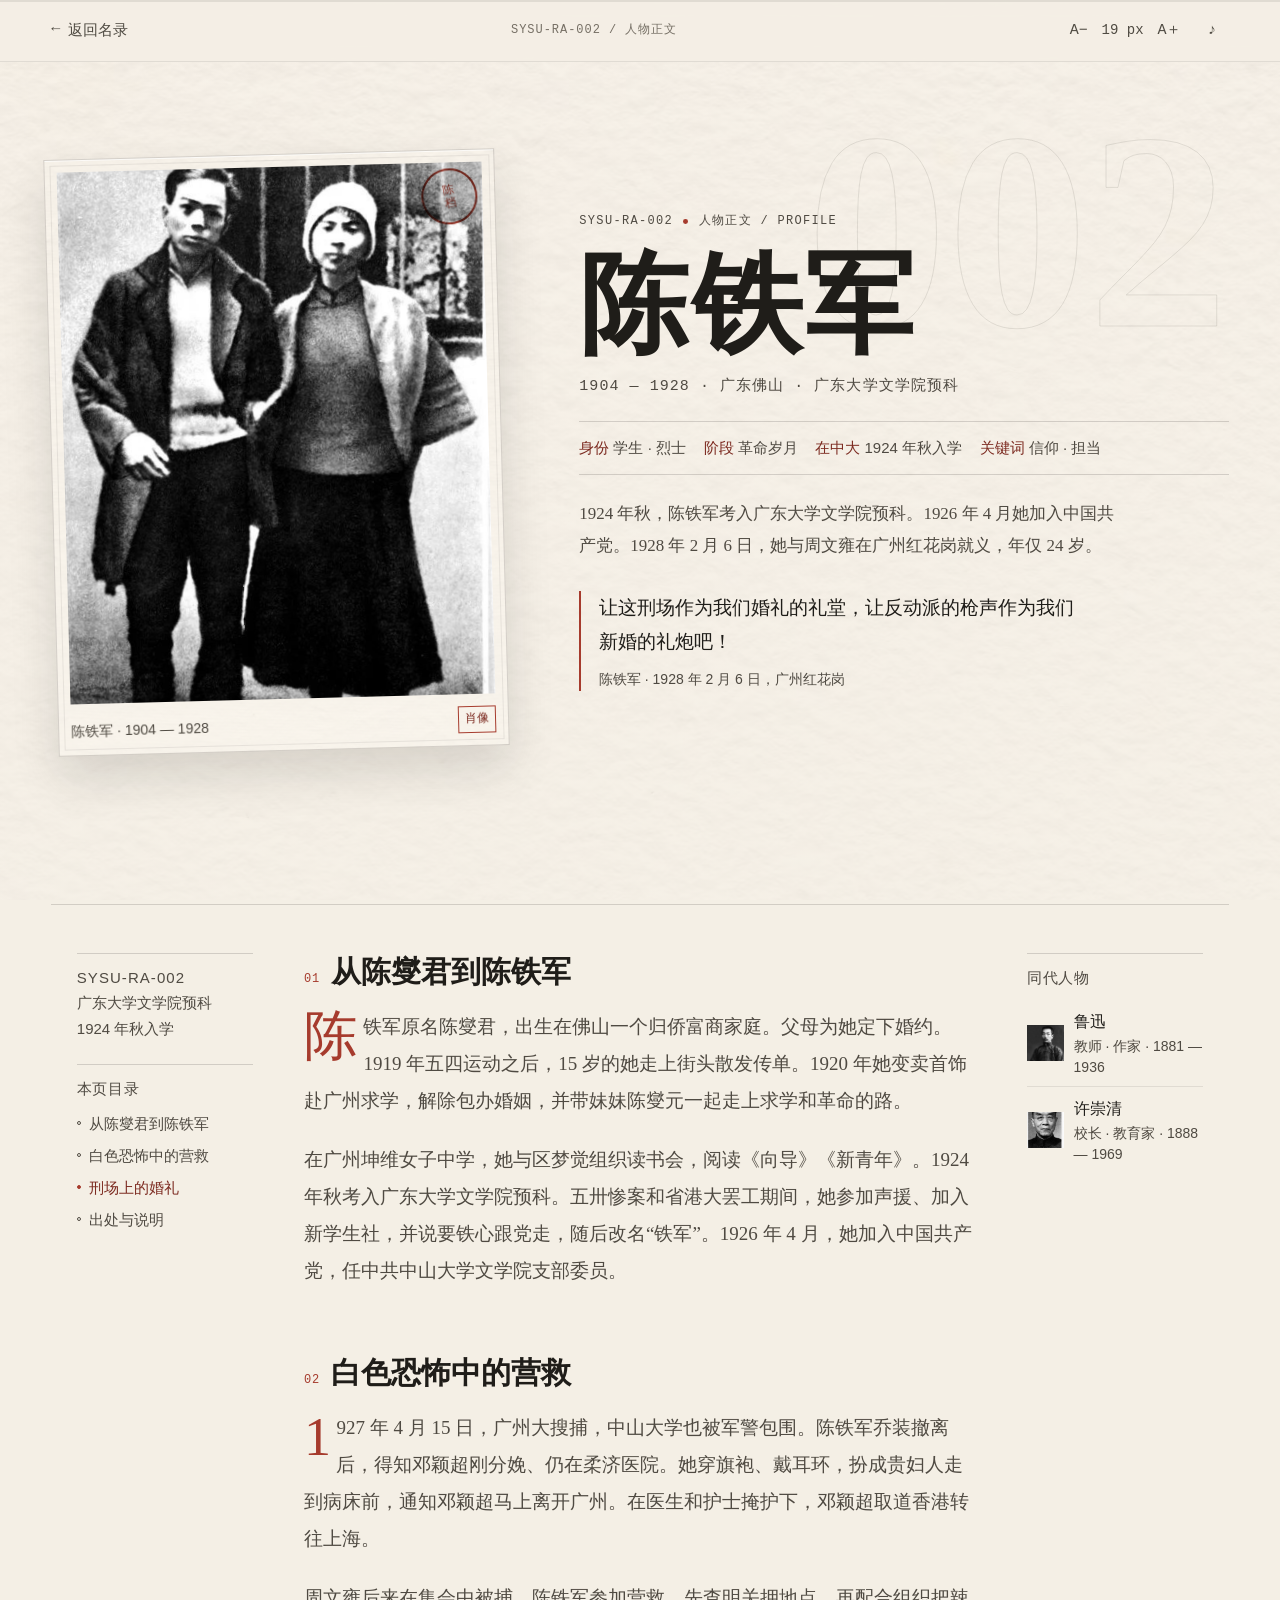
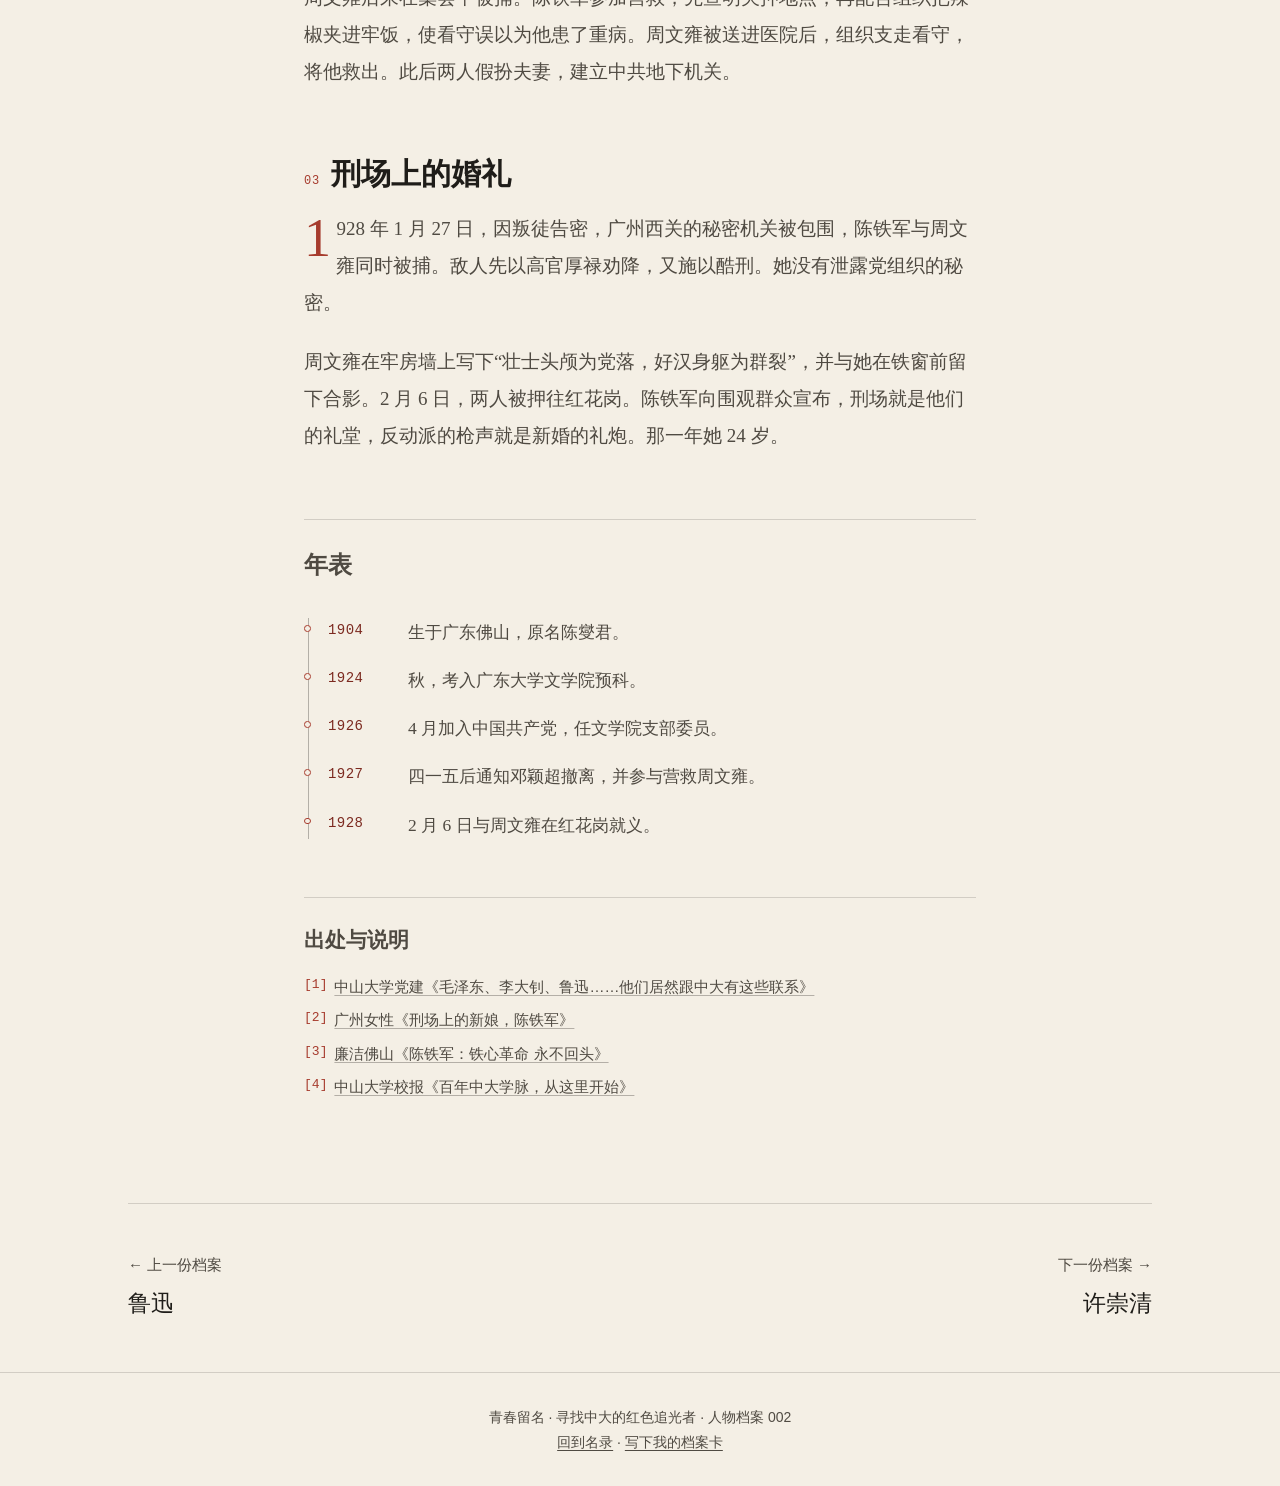
<file: people/chen-tiejun.html>
<!doctype html>
<html lang="zh-CN">
  <head>
    <meta charset="utf-8" />
    <meta name="viewport" content="width=device-width, initial-scale=1, viewport-fit=cover" />
    <meta name="theme-color" content="#f4efe5" />
    <meta name="description" content="陈铁军，1904 — 1928，学生 · 烈士。1924 年秋，陈铁军考入广东大学文学院预科。1926 年 4 月她加入中国共产党。1928 年 2 月 6 日，她与周文雍在广州红花岗就义，年仅 24 岁。" />
    <title>陈铁军 · 青春留名</title>
    <link rel="icon" href="../assets/img/favicon.svg" type="image/svg+xml" />
    <link rel="stylesheet" href="../assets/css/reader.css?v=20261024c" />
    <script>
      document.documentElement.classList.add("js");
    </script>
  </head>
  <body class="reader-page">
    <div class="reader-progress" aria-hidden="true"><span id="readerProgress"></span></div>
    <header class="reader-header">
      <a class="reader-back" id="backToIndex" href="../index.html#roster">
        <span class="back-mark" aria-hidden="true">←</span>
        <span>返回名录</span>
      </a>
      <span class="reader-file-no">SYSU-RA-002 / 人物正文</span>
      <div class="reader-tools">
        <button class="reader-tool" id="sizeDown" type="button" aria-label="缩小正文字号">A−</button>
        <span class="reader-size-readout" id="sizeReadout" aria-live="polite">19 px</span>
        <button class="reader-tool" id="sizeUp" type="button" aria-label="放大正文字号">A＋</button>
        <button class="reader-tool" id="soundToggle" type="button" aria-pressed="false" aria-label="开启声音">
          <span aria-hidden="true">♪</span><span class="sr-only tool-label">声音</span>
        </button>
      </div>
    </header>
    <main class="reader-main">
      <div class="reader-shell">
        <article class="person-hero" data-no="002">
          <figure class="portrait-plate">
            <img
              class="zoomable"
              src="../assets/img/portrait-chen-tiejun.jpg"
              alt="陈铁军，陈铁军（右）与周文雍（左）在监狱铁窗前的合影"
              width="800"
              height="1000"
              tabindex="0"
              role="button"
              aria-label="放大查看陈铁军的人物影像说明"
              data-caption="陈铁军 · 陈铁军（右）与周文雍（左）在监狱铁窗前的合影"
              style="view-transition-name: person-chen-tiejun"
            />
            <span class="portrait-stamp" aria-hidden="true">陈<br />档</span>
            <figcaption class="portrait-caption">
              <span>陈铁军 · 1904 — 1928</span>
              <span class="caption-tag">肖像</span>
            </figcaption>
          </figure>
          <div class="person-intro">
            <p class="person-kicker mono">
              <span>SYSU-RA-002</span>
              <span class="dot" aria-hidden="true"></span>
              <span>人物正文 / PROFILE</span>
            </p>
            <h1 class="person-name">陈铁军</h1>
            <p class="person-life">1904 — 1928 · 广东佛山 · 广东大学文学院预科</p>
            <div class="person-meta">
              <span><strong>身份</strong> 学生 · 烈士</span>
              <span><strong>阶段</strong> 革命岁月</span>
              <span><strong>在中大</strong> 1924 年秋入学</span>
              <span><strong>关键词</strong> 信仰 · 担当</span>
            </div>
            <p class="person-lede">1924 年秋，陈铁军考入广东大学文学院预科。1926 年 4 月她加入中国共产党。1928 年 2 月 6 日，她与周文雍在广州红花岗就义，年仅 24 岁。</p>
            <blockquote class="person-quote">让这刑场作为我们婚礼的礼堂，让反动派的枪声作为我们新婚的礼炮吧！<cite>陈铁军 · 1928 年 2 月 6 日，广州红花岗</cite></blockquote>
          </div>
        </article>
        <div class="article-layout">
          <aside class="article-margin" aria-label="档案信息与目录">
            <div class="margin-block">
              <p class="margin-no">SYSU-RA-002</p>
              <p>广东大学文学院预科<br />1924 年秋入学</p>
            </div>
            <nav class="margin-block" aria-label="本页目录">
              <h2>本页目录</h2>
              <div class="contents-list">
                <a href="#section-1">从陈燮君到陈铁军</a>
                <a href="#section-2">白色恐怖中的营救</a>
                <a href="#section-3">刑场上的婚礼</a>
                <a href="#source">出处与说明</a>
              </div>
            </nav>
          </aside>
          <div class="article-prose">
            <section class="article-section" id="section-1" aria-labelledby="section-1-title">
  <h2 id="section-1-title"><span class="section-no">01</span>从陈燮君到陈铁军</h2>
  <p>陈铁军原名陈燮君，出生在佛山一个归侨富商家庭。父母为她定下婚约。1919 年五四运动之后，15 岁的她走上街头散发传单。1920 年她变卖首饰赴广州求学，解除包办婚姻，并带妹妹陈燮元一起走上求学和革命的路。</p>
  <p>在广州坤维女子中学，她与区梦觉组织读书会，阅读《向导》《新青年》。1924 年秋考入广东大学文学院预科。五卅惨案和省港大罢工期间，她参加声援、加入新学生社，并说要铁心跟党走，随后改名“铁军”。1926 年 4 月，她加入中国共产党，任中共中山大学文学院支部委员。</p>
</section>
<section class="article-section" id="section-2" aria-labelledby="section-2-title">
  <h2 id="section-2-title"><span class="section-no">02</span>白色恐怖中的营救</h2>
  <p>1927 年 4 月 15 日，广州大搜捕，中山大学也被军警包围。陈铁军乔装撤离后，得知邓颖超刚分娩、仍在柔济医院。她穿旗袍、戴耳环，扮成贵妇人走到病床前，通知邓颖超马上离开广州。在医生和护士掩护下，邓颖超取道香港转往上海。</p>
  <p>周文雍后来在集会中被捕。陈铁军参加营救，先查明关押地点，再配合组织把辣椒夹进牢饭，使看守误以为他患了重病。周文雍被送进医院后，组织支走看守，将他救出。此后两人假扮夫妻，建立中共地下机关。</p>
</section>
<section class="article-section" id="section-3" aria-labelledby="section-3-title">
  <h2 id="section-3-title"><span class="section-no">03</span>刑场上的婚礼</h2>
  <p>1928 年 1 月 27 日，因叛徒告密，广州西关的秘密机关被包围，陈铁军与周文雍同时被捕。敌人先以高官厚禄劝降，又施以酷刑。她没有泄露党组织的秘密。</p>
  <p>周文雍在牢房墙上写下“壮士头颅为党落，好汉身躯为群裂”，并与她在铁窗前留下合影。2 月 6 日，两人被押往红花岗。陈铁军向围观群众宣布，刑场就是他们的礼堂，反动派的枪声就是新婚的礼炮。那一年她 24 岁。</p>
</section>
            <section class="article-timeline" aria-labelledby="timelineTitle">
  <h2 id="timelineTitle">年表</h2>
  <ol class="timeline-list">
    <li class="timeline-item"><time>1904</time><p>生于广东佛山，原名陈燮君。</p></li>
    <li class="timeline-item"><time>1924</time><p>秋，考入广东大学文学院预科。</p></li>
    <li class="timeline-item"><time>1926</time><p>4 月加入中国共产党，任文学院支部委员。</p></li>
    <li class="timeline-item"><time>1927</time><p>四一五后通知邓颖超撤离，并参与营救周文雍。</p></li>
    <li class="timeline-item"><time>1928</time><p>2 月 6 日与周文雍在红花岗就义。</p></li>
  </ol>
</section>
            <section class="article-source" id="source" aria-labelledby="sourceTitle">
  <h2 id="sourceTitle">出处与说明</h2>
  <ol class="source-list">
    <li><a href="https://mp.weixin.qq.com/s/eJ2nwdi3iMH0avBKZ7lBEw" target="_blank" rel="noreferrer">中山大学党建《毛泽东、李大钊、鲁迅……他们居然跟中大有这些联系》</a></li>
    <li><a href="https://mp.weixin.qq.com/s/FUpEHYLhRN_E6s5E0PGtfw" target="_blank" rel="noreferrer">广州女性《刑场上的新娘，陈铁军》</a></li>
    <li><a href="https://mp.weixin.qq.com/s/yDAi9EPsss2HaLkoReuyiw" target="_blank" rel="noreferrer">廉洁佛山《陈铁军：铁心革命 永不回头》</a></li>
    <li><a href="https://xiaobao.sysu.edu.cn/phone/content.aspx?id=5476" target="_blank" rel="noreferrer">中山大学校报《百年中大学脉，从这里开始》</a></li>
  </ol>
</section>
          </div>
          <aside class="article-aside" aria-label="阅读辅助">
  <div class="aside-card">
    <h2>同代人物</h2>
    <a class="aside-person" href="lu-xun.html">
      <img src="../assets/img/portrait-lu-xun.jpg" alt="" width="800" height="1000" loading="lazy" />
      <span>鲁迅<small>教师 · 作家 · 1881 — 1936</small></span>
    </a>
    <a class="aside-person" href="xu-chongqing.html">
      <img src="../assets/img/portrait-xu-chongqing.jpg" alt="" width="800" height="1000" loading="lazy" />
      <span>许崇清<small>校长 · 教育家 · 1888 — 1969</small></span>
    </a>
  </div>
</aside>
        </div>
        <nav class="reader-pager" aria-label="人物翻页">
  <a class="pager-link" href="lu-xun.html">
    <span>← 上一份档案</span>
    <strong>鲁迅</strong>
  </a>
  <a class="pager-link" href="xu-chongqing.html">
    <span>下一份档案 →</span>
    <strong>许崇清</strong>
  </a>
</nav>
      </div>
    </main>
    <footer class="reader-footer">
      <p>青春留名 · 寻找中大的红色追光者 · 人物档案 002</p>
      <p><a href="../index.html#roster">回到名录</a> · <a href="../index.html#coda">写下我的档案卡</a></p>
    </footer>
    <div class="lightbox" id="lightbox" role="dialog" aria-modal="true" aria-labelledby="lightboxCaption" hidden>
      <button class="lightbox-close" id="lightboxClose" type="button" aria-label="关闭图片查看">×</button>
      <figure class="lightbox-figure">
        <img id="lightboxImage" alt="" />
        <figcaption class="lightbox-caption">
          <span id="lightboxCaption"></span>
          <span id="lightboxMeta"></span>
        </figcaption>
      </figure>
    </div>
    <noscript>
      <style>
        .reader-tools { display: none; }
        .fn-inline[hidden] { display: block !important; }
        .fn-close { display: none !important; }
      </style>
    </noscript>
    <script src="../assets/js/app.js?v=20261024c" defer></script>
    <script src="../assets/js/reader.js?v=20261024a" defer></script>
  </body>
</html>
</file>
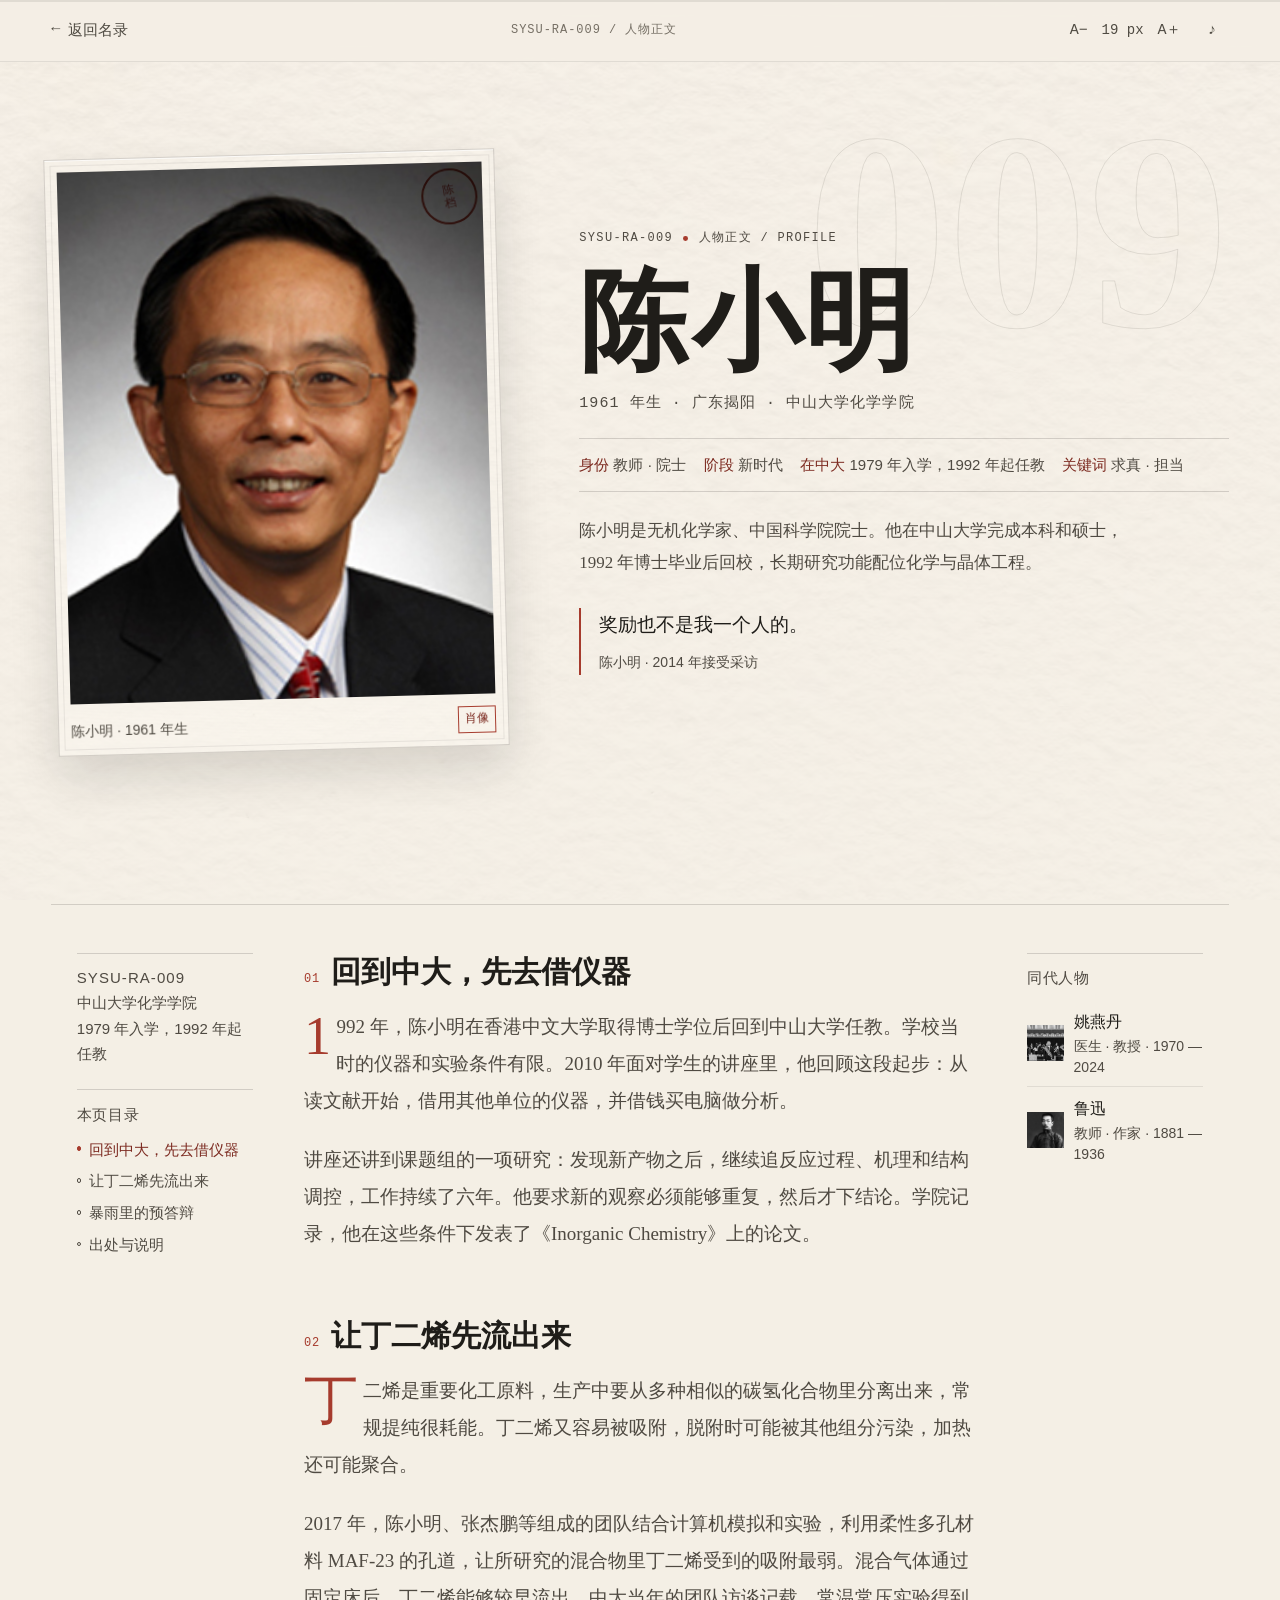
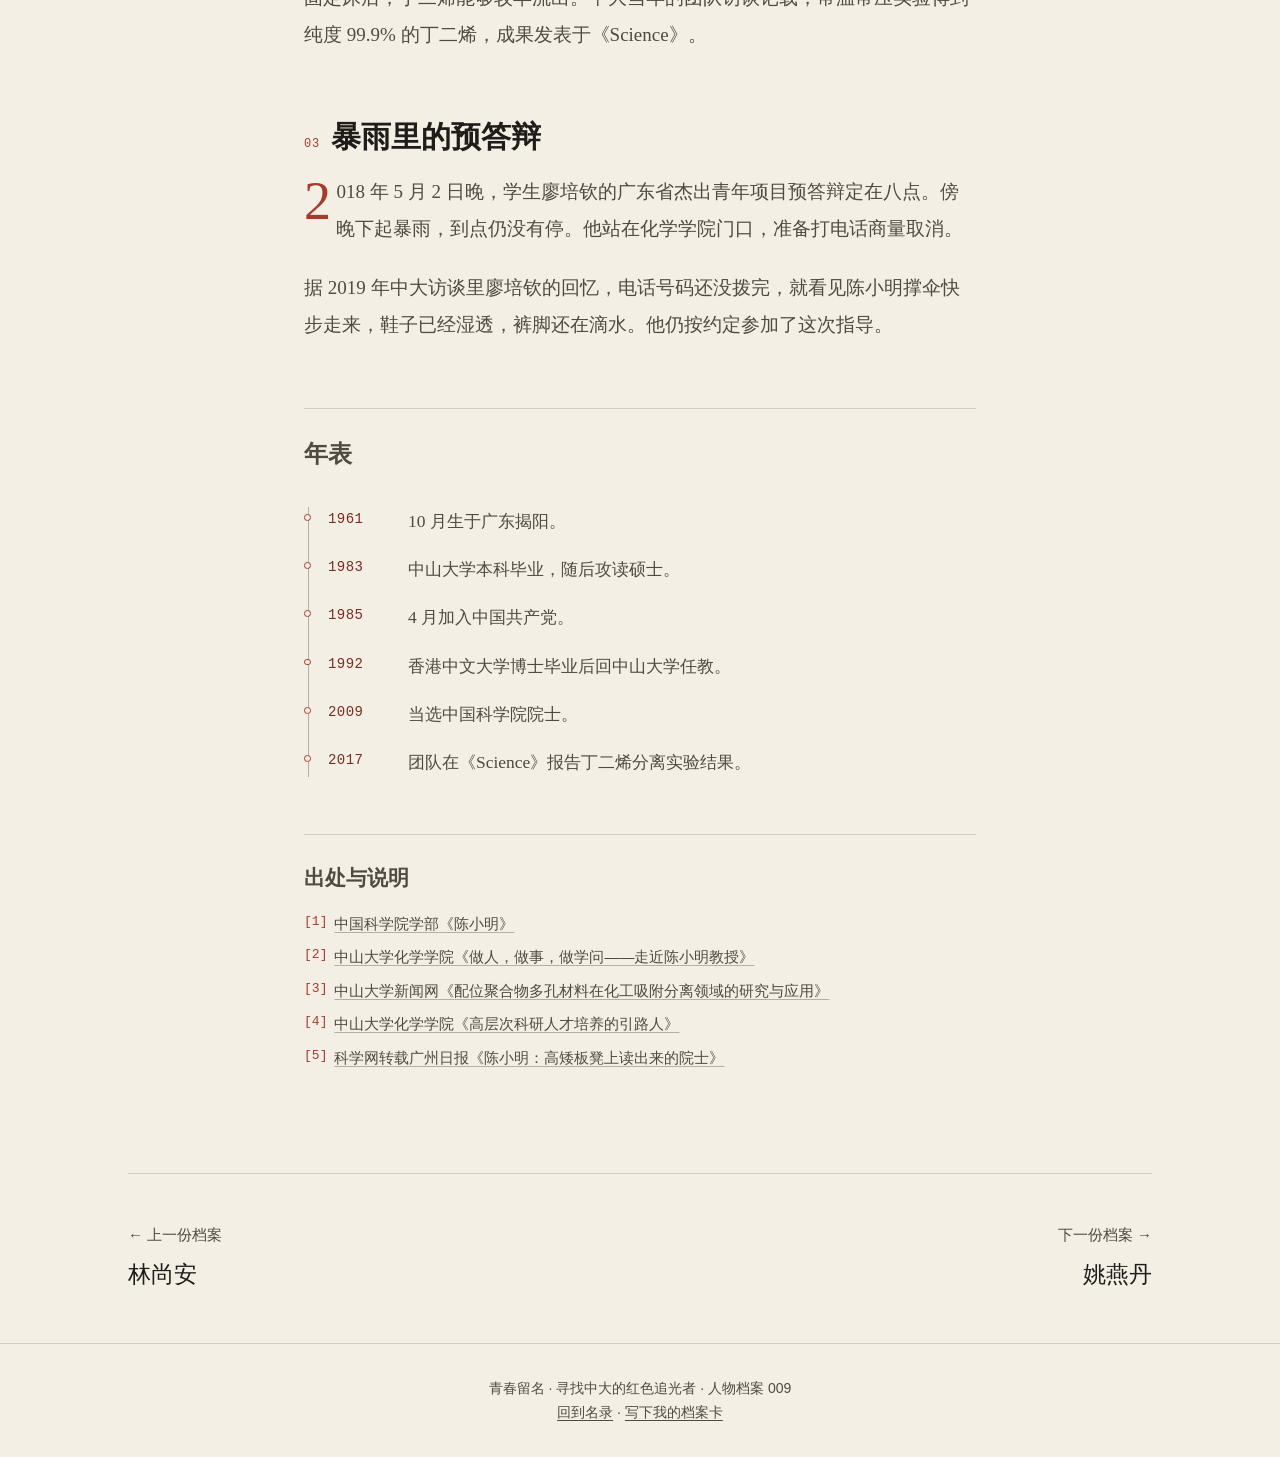
<file: people/chen-xiaoming.html>
<!doctype html>
<html lang="zh-CN">
  <head>
    <meta charset="utf-8" />
    <meta name="viewport" content="width=device-width, initial-scale=1, viewport-fit=cover" />
    <meta name="theme-color" content="#f4efe5" />
    <meta name="description" content="陈小明，1961 年生，教师 · 院士。陈小明是无机化学家、中国科学院院士。他在中山大学完成本科和硕士，1992 年博士毕业后回校，长期研究功能配位化学与晶体工程。" />
    <title>陈小明 · 青春留名</title>
    <link rel="icon" href="../assets/img/favicon.svg" type="image/svg+xml" />
    <link rel="stylesheet" href="../assets/css/reader.css?v=20261024c" />
    <script>
      document.documentElement.classList.add("js");
    </script>
  </head>
  <body class="reader-page">
    <div class="reader-progress" aria-hidden="true"><span id="readerProgress"></span></div>
    <header class="reader-header">
      <a class="reader-back" id="backToIndex" href="../index.html#roster">
        <span class="back-mark" aria-hidden="true">←</span>
        <span>返回名录</span>
      </a>
      <span class="reader-file-no">SYSU-RA-009 / 人物正文</span>
      <div class="reader-tools">
        <button class="reader-tool" id="sizeDown" type="button" aria-label="缩小正文字号">A−</button>
        <span class="reader-size-readout" id="sizeReadout" aria-live="polite">19 px</span>
        <button class="reader-tool" id="sizeUp" type="button" aria-label="放大正文字号">A＋</button>
        <button class="reader-tool" id="soundToggle" type="button" aria-pressed="false" aria-label="开启声音">
          <span aria-hidden="true">♪</span><span class="sr-only tool-label">声音</span>
        </button>
      </div>
    </header>
    <main class="reader-main">
      <div class="reader-shell">
        <article class="person-hero" data-no="009">
          <figure class="portrait-plate">
            <img
              class="zoomable"
              src="../assets/img/portrait-chen-xiaoming.jpg"
              alt="陈小明肖像"
              width="800"
              height="1000"
              tabindex="0"
              role="button"
              aria-label="放大查看陈小明的人物影像说明"
              data-caption="陈小明 · 陈小明肖像"
              style="view-transition-name: person-chen-xiaoming"
            />
            <span class="portrait-stamp" aria-hidden="true">陈<br />档</span>
            <figcaption class="portrait-caption">
              <span>陈小明 · 1961 年生</span>
              <span class="caption-tag">肖像</span>
            </figcaption>
          </figure>
          <div class="person-intro">
            <p class="person-kicker mono">
              <span>SYSU-RA-009</span>
              <span class="dot" aria-hidden="true"></span>
              <span>人物正文 / PROFILE</span>
            </p>
            <h1 class="person-name">陈小明</h1>
            <p class="person-life">1961 年生 · 广东揭阳 · 中山大学化学学院</p>
            <div class="person-meta">
              <span><strong>身份</strong> 教师 · 院士</span>
              <span><strong>阶段</strong> 新时代</span>
              <span><strong>在中大</strong> 1979 年入学，1992 年起任教</span>
              <span><strong>关键词</strong> 求真 · 担当</span>
            </div>
            <p class="person-lede">陈小明是无机化学家、中国科学院院士。他在中山大学完成本科和硕士，1992 年博士毕业后回校，长期研究功能配位化学与晶体工程。</p>
            <blockquote class="person-quote">奖励也不是我一个人的。<cite>陈小明 · 2014 年接受采访</cite></blockquote>
          </div>
        </article>
        <div class="article-layout">
          <aside class="article-margin" aria-label="档案信息与目录">
            <div class="margin-block">
              <p class="margin-no">SYSU-RA-009</p>
              <p>中山大学化学学院<br />1979 年入学，1992 年起任教</p>
            </div>
            <nav class="margin-block" aria-label="本页目录">
              <h2>本页目录</h2>
              <div class="contents-list">
                <a href="#section-1">回到中大，先去借仪器</a>
                <a href="#section-2">让丁二烯先流出来</a>
                <a href="#section-3">暴雨里的预答辩</a>
                <a href="#source">出处与说明</a>
              </div>
            </nav>
          </aside>
          <div class="article-prose">
            <section class="article-section" id="section-1" aria-labelledby="section-1-title">
  <h2 id="section-1-title"><span class="section-no">01</span>回到中大，先去借仪器</h2>
  <p>1992 年，陈小明在香港中文大学取得博士学位后回到中山大学任教。学校当时的仪器和实验条件有限。2010 年面对学生的讲座里，他回顾这段起步：从读文献开始，借用其他单位的仪器，并借钱买电脑做分析。</p>
  <p>讲座还讲到课题组的一项研究：发现新产物之后，继续追反应过程、机理和结构调控，工作持续了六年。他要求新的观察必须能够重复，然后才下结论。学院记录，他在这些条件下发表了《Inorganic Chemistry》上的论文。</p>
</section>
<section class="article-section" id="section-2" aria-labelledby="section-2-title">
  <h2 id="section-2-title"><span class="section-no">02</span>让丁二烯先流出来</h2>
  <p>丁二烯是重要化工原料，生产中要从多种相似的碳氢化合物里分离出来，常规提纯很耗能。丁二烯又容易被吸附，脱附时可能被其他组分污染，加热还可能聚合。</p>
  <p>2017 年，陈小明、张杰鹏等组成的团队结合计算机模拟和实验，利用柔性多孔材料 MAF-23 的孔道，让所研究的混合物里丁二烯受到的吸附最弱。混合气体通过固定床后，丁二烯能够较早流出。中大当年的团队访谈记载，常温常压实验得到纯度 99.9% 的丁二烯，成果发表于《Science》。</p>
</section>
<section class="article-section" id="section-3" aria-labelledby="section-3-title">
  <h2 id="section-3-title"><span class="section-no">03</span>暴雨里的预答辩</h2>
  <p>2018 年 5 月 2 日晚，学生廖培钦的广东省杰出青年项目预答辩定在八点。傍晚下起暴雨，到点仍没有停。他站在化学学院门口，准备打电话商量取消。</p>
  <p>据 2019 年中大访谈里廖培钦的回忆，电话号码还没拨完，就看见陈小明撑伞快步走来，鞋子已经湿透，裤脚还在滴水。他仍按约定参加了这次指导。</p>
</section>
            <section class="article-timeline" aria-labelledby="timelineTitle">
  <h2 id="timelineTitle">年表</h2>
  <ol class="timeline-list">
    <li class="timeline-item"><time>1961</time><p>10 月生于广东揭阳。</p></li>
    <li class="timeline-item"><time>1983</time><p>中山大学本科毕业，随后攻读硕士。</p></li>
    <li class="timeline-item"><time>1985</time><p>4 月加入中国共产党。</p></li>
    <li class="timeline-item"><time>1992</time><p>香港中文大学博士毕业后回中山大学任教。</p></li>
    <li class="timeline-item"><time>2009</time><p>当选中国科学院院士。</p></li>
    <li class="timeline-item"><time>2017</time><p>团队在《Science》报告丁二烯分离实验结果。</p></li>
  </ol>
</section>
            <section class="article-source" id="source" aria-labelledby="sourceTitle">
  <h2 id="sourceTitle">出处与说明</h2>
  <ol class="source-list">
    <li><a href="https://casad.cas.cn/ysxx2022/ysmd/hxb/200912/t20091203_2681363.html" target="_blank" rel="noreferrer">中国科学院学部《陈小明》</a></li>
    <li><a href="https://ce.sysu.edu.cn/zh-hans/article/4737" target="_blank" rel="noreferrer">中山大学化学学院《做人，做事，做学问——走近陈小明教授》</a></li>
    <li><a href="https://www.sysu.edu.cn/news/info/2331/1067401.htm" target="_blank" rel="noreferrer">中山大学新闻网《配位聚合物多孔材料在化工吸附分离领域的研究与应用》</a></li>
    <li><a href="https://www.sysu.edu.cn/news/info/2161/524001.htm" target="_blank" rel="noreferrer">中山大学化学学院《高层次科研人才培养的引路人》</a></li>
    <li><a href="https://news.sciencenet.cn/htmlnews/2014/7/298766.shtm" target="_blank" rel="noreferrer">科学网转载广州日报《陈小明：高矮板凳上读出来的院士》</a></li>
  </ol>
</section>
          </div>
          <aside class="article-aside" aria-label="阅读辅助">
  <div class="aside-card">
    <h2>同代人物</h2>
    <a class="aside-person" href="yao-yandan.html">
      <img src="../assets/img/portrait-yao-yandan.png" alt="" width="800" height="1000" loading="lazy" />
      <span>姚燕丹<small>医生 · 教授 · 1970 — 2024</small></span>
    </a>
    <a class="aside-person" href="lu-xun.html">
      <img src="../assets/img/portrait-lu-xun.jpg" alt="" width="800" height="1000" loading="lazy" />
      <span>鲁迅<small>教师 · 作家 · 1881 — 1936</small></span>
    </a>
  </div>
</aside>
        </div>
        <nav class="reader-pager" aria-label="人物翻页">
  <a class="pager-link" href="lin-shangan.html">
    <span>← 上一份档案</span>
    <strong>林尚安</strong>
  </a>
  <a class="pager-link" href="yao-yandan.html">
    <span>下一份档案 →</span>
    <strong>姚燕丹</strong>
  </a>
</nav>
      </div>
    </main>
    <footer class="reader-footer">
      <p>青春留名 · 寻找中大的红色追光者 · 人物档案 009</p>
      <p><a href="../index.html#roster">回到名录</a> · <a href="../index.html#coda">写下我的档案卡</a></p>
    </footer>
    <div class="lightbox" id="lightbox" role="dialog" aria-modal="true" aria-labelledby="lightboxCaption" hidden>
      <button class="lightbox-close" id="lightboxClose" type="button" aria-label="关闭图片查看">×</button>
      <figure class="lightbox-figure">
        <img id="lightboxImage" alt="" />
        <figcaption class="lightbox-caption">
          <span id="lightboxCaption"></span>
          <span id="lightboxMeta"></span>
        </figcaption>
      </figure>
    </div>
    <noscript>
      <style>
        .reader-tools { display: none; }
        .fn-inline[hidden] { display: block !important; }
        .fn-close { display: none !important; }
      </style>
    </noscript>
    <script src="../assets/js/app.js?v=20261024c" defer></script>
    <script src="../assets/js/reader.js?v=20261024a" defer></script>
  </body>
</html>
</file>
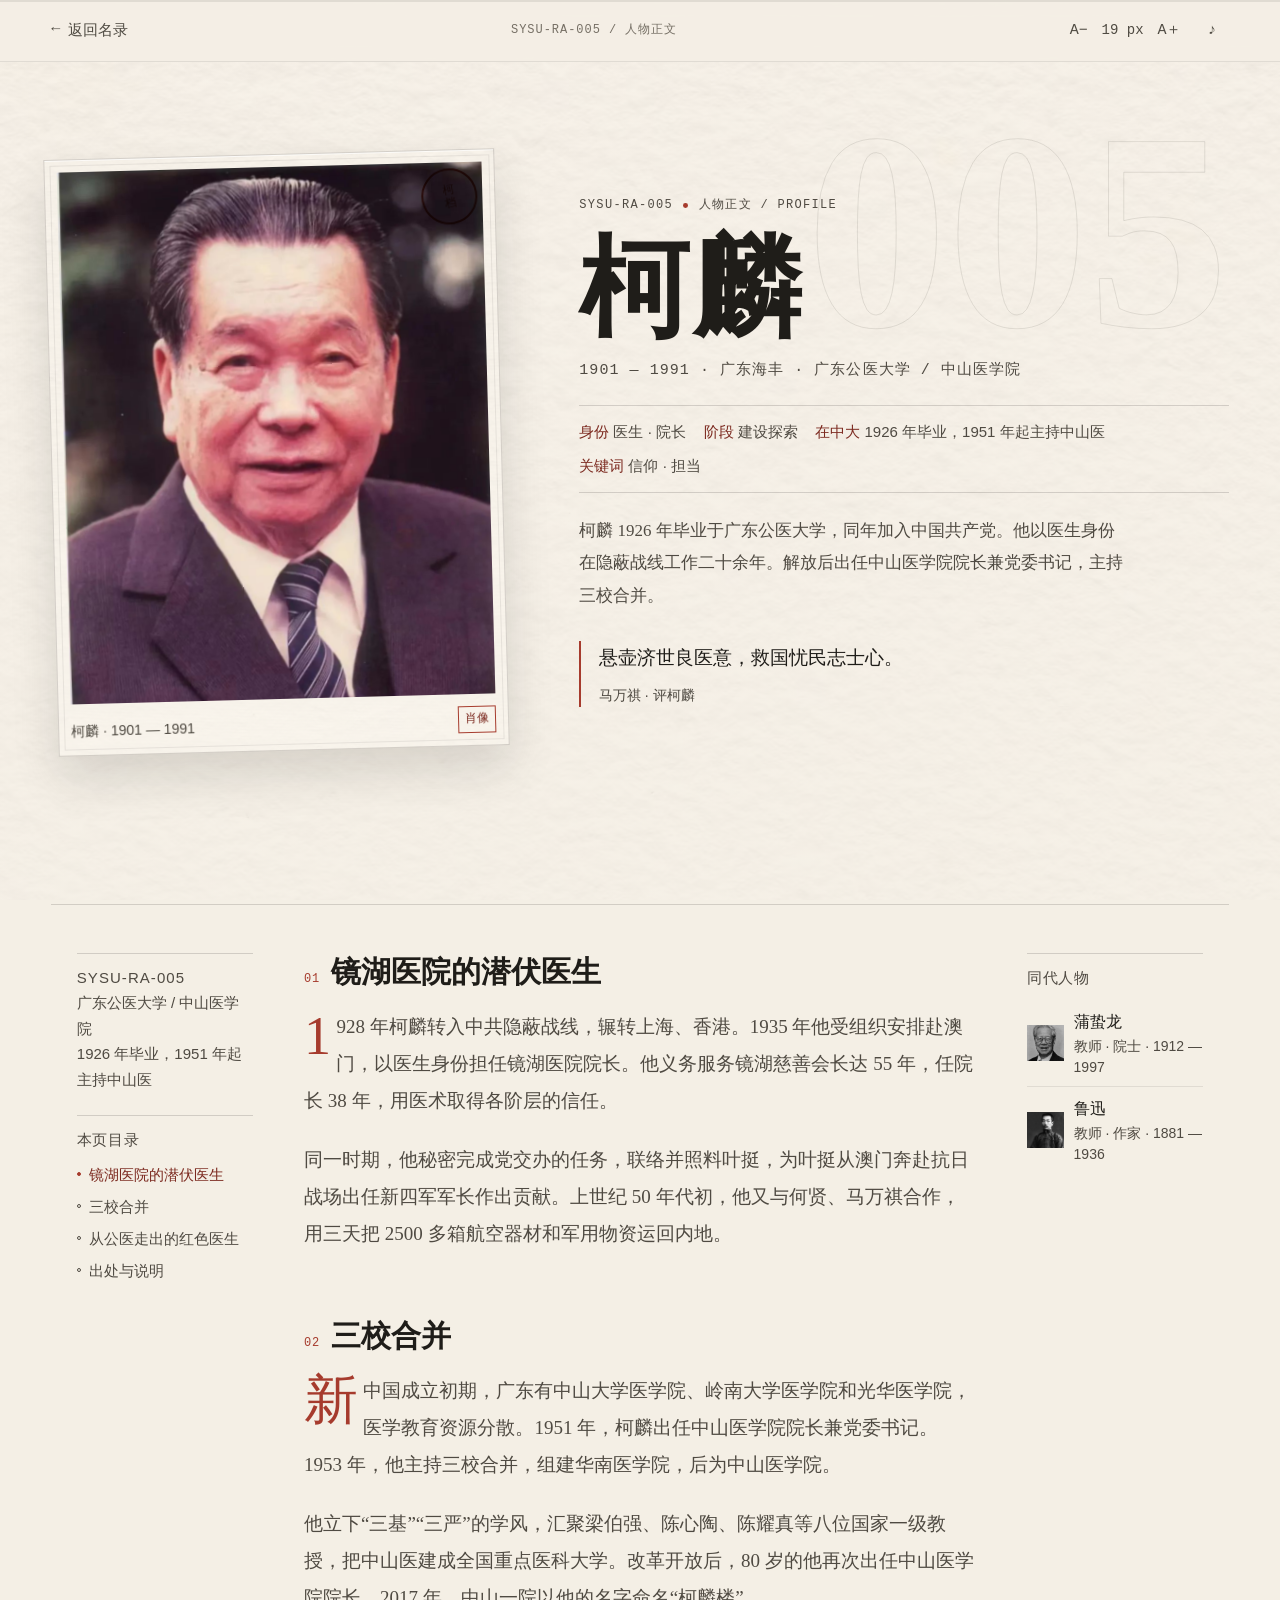
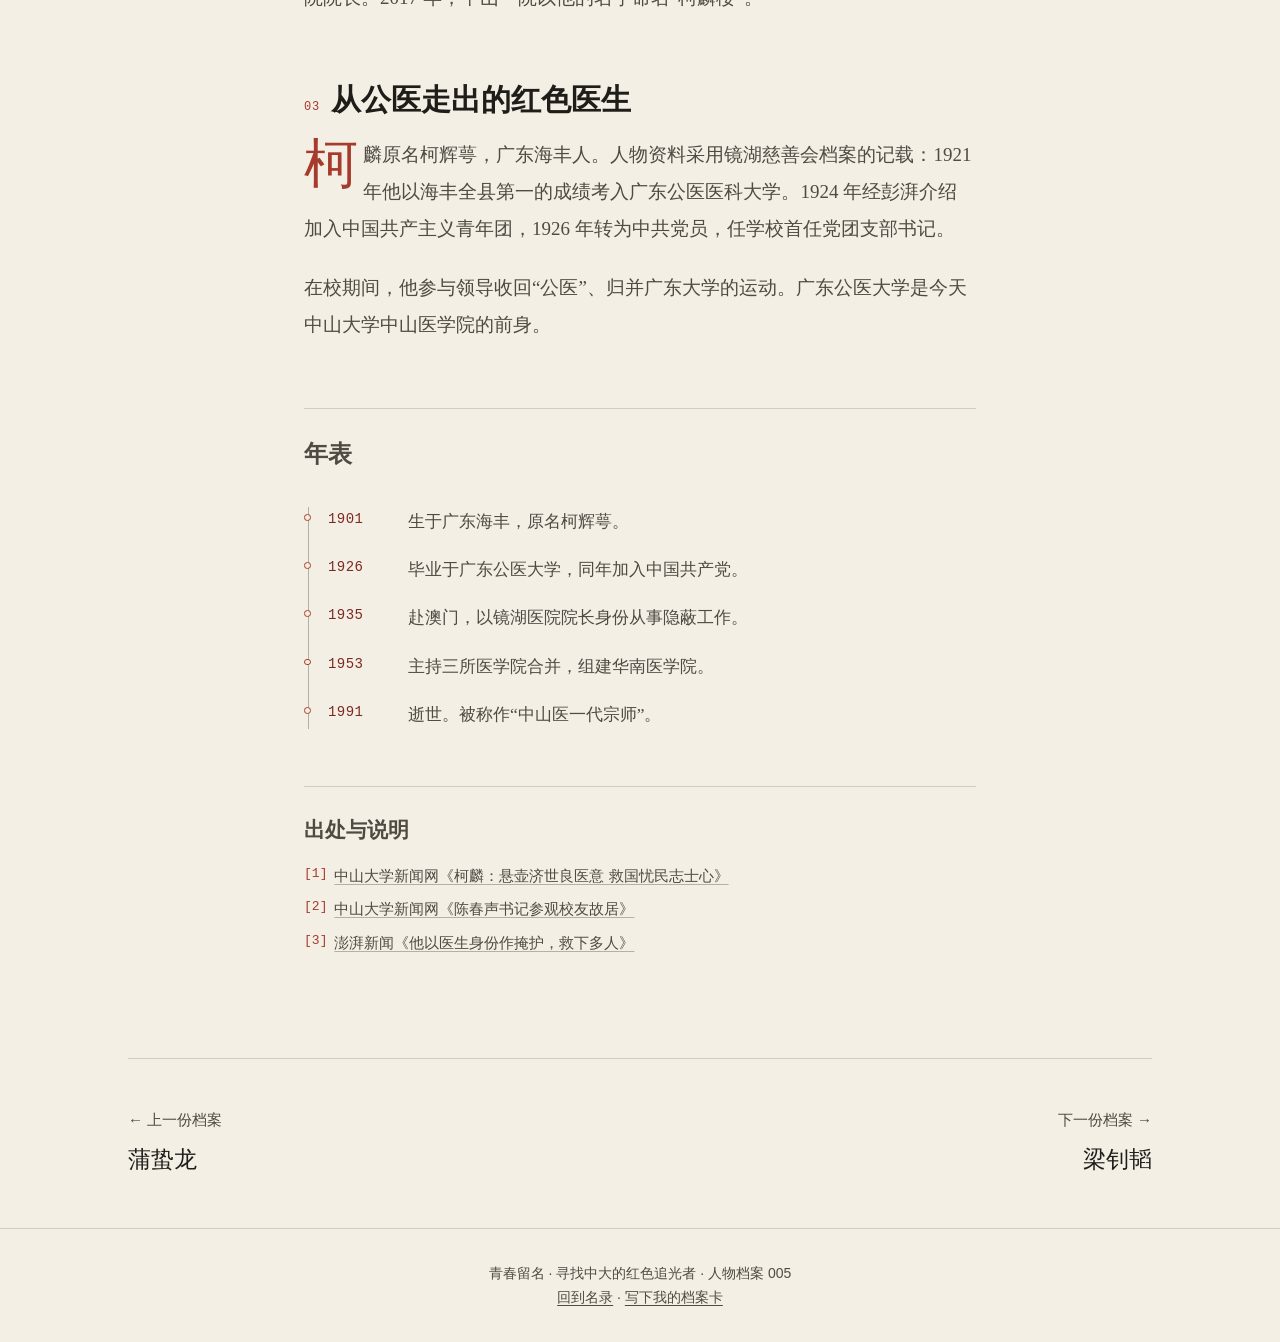
<file: people/ke-lin.html>
<!doctype html>
<html lang="zh-CN">
  <head>
    <meta charset="utf-8" />
    <meta name="viewport" content="width=device-width, initial-scale=1, viewport-fit=cover" />
    <meta name="theme-color" content="#f4efe5" />
    <meta name="description" content="柯麟，1901 — 1991，医生 · 院长。柯麟 1926 年毕业于广东公医大学，同年加入中国共产党。他以医生身份在隐蔽战线工作二十余年。解放后出任中山医学院院长兼党委书记，主持三校合并。" />
    <title>柯麟 · 青春留名</title>
    <link rel="icon" href="../assets/img/favicon.svg" type="image/svg+xml" />
    <link rel="stylesheet" href="../assets/css/reader.css?v=20261024c" />
    <script>
      document.documentElement.classList.add("js");
    </script>
  </head>
  <body class="reader-page">
    <div class="reader-progress" aria-hidden="true"><span id="readerProgress"></span></div>
    <header class="reader-header">
      <a class="reader-back" id="backToIndex" href="../index.html#roster">
        <span class="back-mark" aria-hidden="true">←</span>
        <span>返回名录</span>
      </a>
      <span class="reader-file-no">SYSU-RA-005 / 人物正文</span>
      <div class="reader-tools">
        <button class="reader-tool" id="sizeDown" type="button" aria-label="缩小正文字号">A−</button>
        <span class="reader-size-readout" id="sizeReadout" aria-live="polite">19 px</span>
        <button class="reader-tool" id="sizeUp" type="button" aria-label="放大正文字号">A＋</button>
        <button class="reader-tool" id="soundToggle" type="button" aria-pressed="false" aria-label="开启声音">
          <span aria-hidden="true">♪</span><span class="sr-only tool-label">声音</span>
        </button>
      </div>
    </header>
    <main class="reader-main">
      <div class="reader-shell">
        <article class="person-hero" data-no="005">
          <figure class="portrait-plate">
            <img
              class="zoomable"
              src="../assets/img/portrait-ke-lin.jpg"
              alt="柯麟晚年肖像"
              width="800"
              height="1000"
              tabindex="0"
              role="button"
              aria-label="放大查看柯麟的人物影像说明"
              data-caption="柯麟 · 柯麟晚年肖像"
              style="view-transition-name: person-ke-lin"
            />
            <span class="portrait-stamp" aria-hidden="true">柯<br />档</span>
            <figcaption class="portrait-caption">
              <span>柯麟 · 1901 — 1991</span>
              <span class="caption-tag">肖像</span>
            </figcaption>
          </figure>
          <div class="person-intro">
            <p class="person-kicker mono">
              <span>SYSU-RA-005</span>
              <span class="dot" aria-hidden="true"></span>
              <span>人物正文 / PROFILE</span>
            </p>
            <h1 class="person-name">柯麟</h1>
            <p class="person-life">1901 — 1991 · 广东海丰 · 广东公医大学 / 中山医学院</p>
            <div class="person-meta">
              <span><strong>身份</strong> 医生 · 院长</span>
              <span><strong>阶段</strong> 建设探索</span>
              <span><strong>在中大</strong> 1926 年毕业，1951 年起主持中山医</span>
              <span><strong>关键词</strong> 信仰 · 担当</span>
            </div>
            <p class="person-lede">柯麟 1926 年毕业于广东公医大学，同年加入中国共产党。他以医生身份在隐蔽战线工作二十余年。解放后出任中山医学院院长兼党委书记，主持三校合并。</p>
            <blockquote class="person-quote">悬壶济世良医意，救国忧民志士心。<cite>马万祺 · 评柯麟</cite></blockquote>
          </div>
        </article>
        <div class="article-layout">
          <aside class="article-margin" aria-label="档案信息与目录">
            <div class="margin-block">
              <p class="margin-no">SYSU-RA-005</p>
              <p>广东公医大学 / 中山医学院<br />1926 年毕业，1951 年起主持中山医</p>
            </div>
            <nav class="margin-block" aria-label="本页目录">
              <h2>本页目录</h2>
              <div class="contents-list">
                <a href="#section-1">镜湖医院的潜伏医生</a>
                <a href="#section-2">三校合并</a>
                <a href="#section-3">从公医走出的红色医生</a>
                <a href="#source">出处与说明</a>
              </div>
            </nav>
          </aside>
          <div class="article-prose">
            <section class="article-section" id="section-1" aria-labelledby="section-1-title">
  <h2 id="section-1-title"><span class="section-no">01</span>镜湖医院的潜伏医生</h2>
  <p>1928 年柯麟转入中共隐蔽战线，辗转上海、香港。1935 年他受组织安排赴澳门，以医生身份担任镜湖医院院长。他义务服务镜湖慈善会长达 55 年，任院长 38 年，用医术取得各阶层的信任。</p>
  <p>同一时期，他秘密完成党交办的任务，联络并照料叶挺，为叶挺从澳门奔赴抗日战场出任新四军军长作出贡献。上世纪 50 年代初，他又与何贤、马万祺合作，用三天把 2500 多箱航空器材和军用物资运回内地。</p>
</section>
<section class="article-section" id="section-2" aria-labelledby="section-2-title">
  <h2 id="section-2-title"><span class="section-no">02</span>三校合并</h2>
  <p>新中国成立初期，广东有中山大学医学院、岭南大学医学院和光华医学院，医学教育资源分散。1951 年，柯麟出任中山医学院院长兼党委书记。1953 年，他主持三校合并，组建华南医学院，后为中山医学院。</p>
  <p>他立下“三基”“三严”的学风，汇聚梁伯强、陈心陶、陈耀真等八位国家一级教授，把中山医建成全国重点医科大学。改革开放后，80 岁的他再次出任中山医学院院长。2017 年，中山一院以他的名字命名“柯麟楼”。</p>
</section>
<section class="article-section" id="section-3" aria-labelledby="section-3-title">
  <h2 id="section-3-title"><span class="section-no">03</span>从公医走出的红色医生</h2>
  <p>柯麟原名柯辉萼，广东海丰人。人物资料采用镜湖慈善会档案的记载：1921 年他以海丰全县第一的成绩考入广东公医医科大学。1924 年经彭湃介绍加入中国共产主义青年团，1926 年转为中共党员，任学校首任党团支部书记。</p>
  <p>在校期间，他参与领导收回“公医”、归并广东大学的运动。广东公医大学是今天中山大学中山医学院的前身。</p>
</section>
            <section class="article-timeline" aria-labelledby="timelineTitle">
  <h2 id="timelineTitle">年表</h2>
  <ol class="timeline-list">
    <li class="timeline-item"><time>1901</time><p>生于广东海丰，原名柯辉萼。</p></li>
    <li class="timeline-item"><time>1926</time><p>毕业于广东公医大学，同年加入中国共产党。</p></li>
    <li class="timeline-item"><time>1935</time><p>赴澳门，以镜湖医院院长身份从事隐蔽工作。</p></li>
    <li class="timeline-item"><time>1953</time><p>主持三所医学院合并，组建华南医学院。</p></li>
    <li class="timeline-item"><time>1991</time><p>逝世。被称作“中山医一代宗师”。</p></li>
  </ol>
</section>
            <section class="article-source" id="source" aria-labelledby="sourceTitle">
  <h2 id="sourceTitle">出处与说明</h2>
  <ol class="source-list">
    <li><a href="https://www.sysu.edu.cn/news/info/2171/618721.htm" target="_blank" rel="noreferrer">中山大学新闻网《柯麟：悬壶济世良医意 救国忧民志士心》</a></li>
    <li><a href="https://www.sysu.edu.cn/news/info/2161/1053461.htm" target="_blank" rel="noreferrer">中山大学新闻网《陈春声书记参观校友故居》</a></li>
    <li><a href="https://thepaper.cn/newsDetail_forward_31865004" target="_blank" rel="noreferrer">澎湃新闻《他以医生身份作掩护，救下多人》</a></li>
  </ol>
</section>
          </div>
          <aside class="article-aside" aria-label="阅读辅助">
  <div class="aside-card">
    <h2>同代人物</h2>
    <a class="aside-person" href="pu-zhelong.html">
      <img src="../assets/img/portrait-pu-zhelong.jpg" alt="" width="800" height="1000" loading="lazy" />
      <span>蒲蛰龙<small>教师 · 院士 · 1912 — 1997</small></span>
    </a>
    <a class="aside-person" href="lu-xun.html">
      <img src="../assets/img/portrait-lu-xun.jpg" alt="" width="800" height="1000" loading="lazy" />
      <span>鲁迅<small>教师 · 作家 · 1881 — 1936</small></span>
    </a>
  </div>
</aside>
        </div>
        <nav class="reader-pager" aria-label="人物翻页">
  <a class="pager-link" href="pu-zhelong.html">
    <span>← 上一份档案</span>
    <strong>蒲蛰龙</strong>
  </a>
  <a class="pager-link" href="liang-zhaotao.html">
    <span>下一份档案 →</span>
    <strong>梁钊韬</strong>
  </a>
</nav>
      </div>
    </main>
    <footer class="reader-footer">
      <p>青春留名 · 寻找中大的红色追光者 · 人物档案 005</p>
      <p><a href="../index.html#roster">回到名录</a> · <a href="../index.html#coda">写下我的档案卡</a></p>
    </footer>
    <div class="lightbox" id="lightbox" role="dialog" aria-modal="true" aria-labelledby="lightboxCaption" hidden>
      <button class="lightbox-close" id="lightboxClose" type="button" aria-label="关闭图片查看">×</button>
      <figure class="lightbox-figure">
        <img id="lightboxImage" alt="" />
        <figcaption class="lightbox-caption">
          <span id="lightboxCaption"></span>
          <span id="lightboxMeta"></span>
        </figcaption>
      </figure>
    </div>
    <noscript>
      <style>
        .reader-tools { display: none; }
        .fn-inline[hidden] { display: block !important; }
        .fn-close { display: none !important; }
      </style>
    </noscript>
    <script src="../assets/js/app.js?v=20261024c" defer></script>
    <script src="../assets/js/reader.js?v=20261024a" defer></script>
  </body>
</html>
</file>
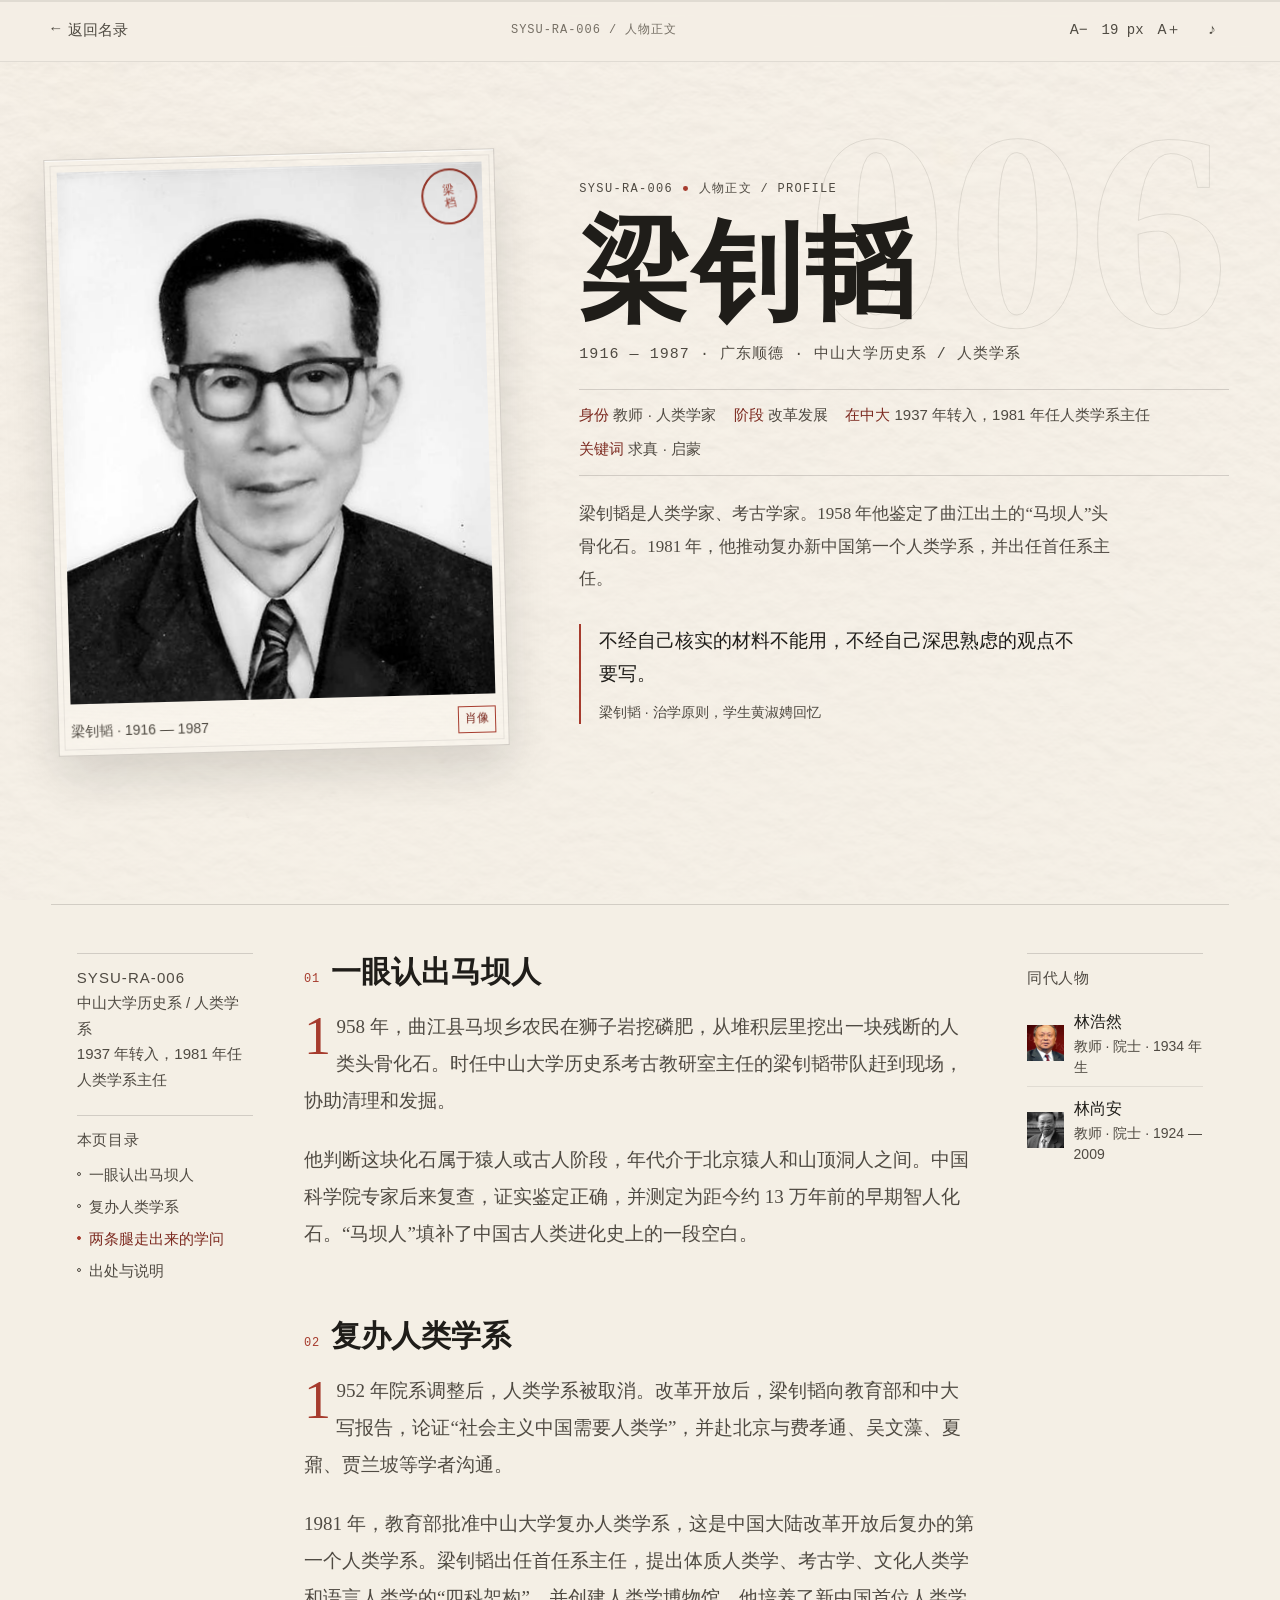
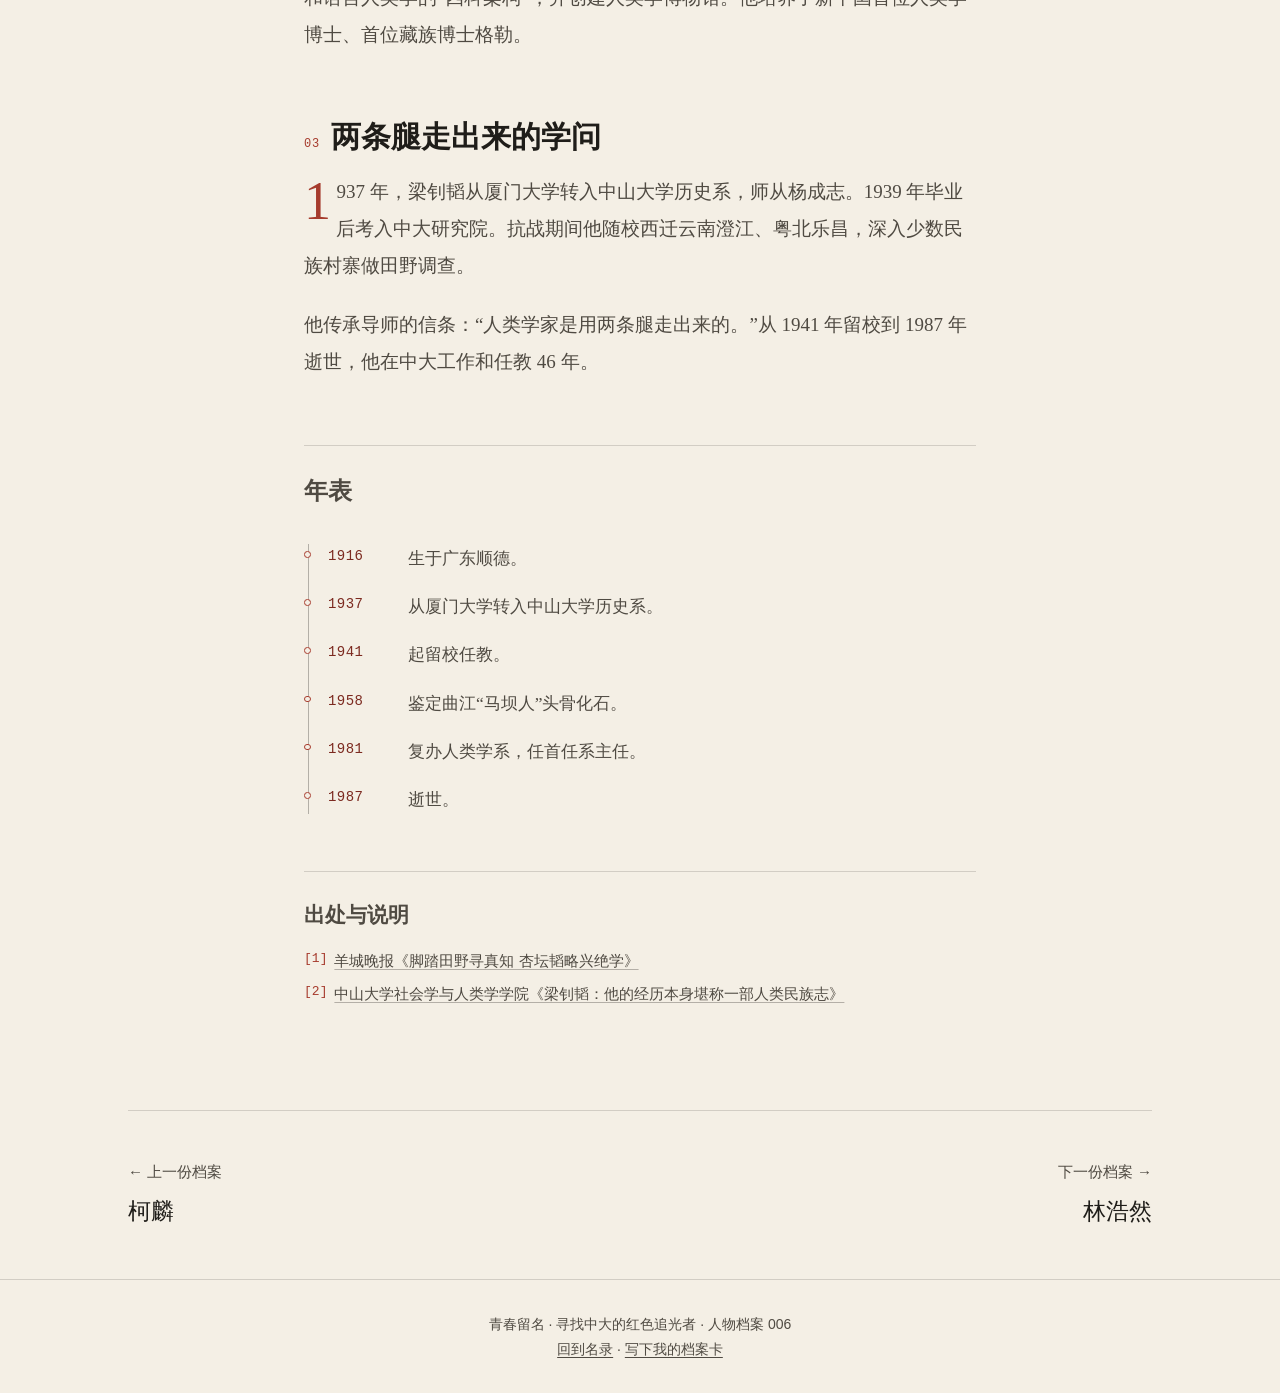
<file: people/liang-zhaotao.html>
<!doctype html>
<html lang="zh-CN">
  <head>
    <meta charset="utf-8" />
    <meta name="viewport" content="width=device-width, initial-scale=1, viewport-fit=cover" />
    <meta name="theme-color" content="#f4efe5" />
    <meta name="description" content="梁钊韬，1916 — 1987，教师 · 人类学家。梁钊韬是人类学家、考古学家。1958 年他鉴定了曲江出土的“马坝人”头骨化石。1981 年，他推动复办新中国第一个人类学系，并出任首任系主任。" />
    <title>梁钊韬 · 青春留名</title>
    <link rel="icon" href="../assets/img/favicon.svg" type="image/svg+xml" />
    <link rel="stylesheet" href="../assets/css/reader.css?v=20261024c" />
    <script>
      document.documentElement.classList.add("js");
    </script>
  </head>
  <body class="reader-page">
    <div class="reader-progress" aria-hidden="true"><span id="readerProgress"></span></div>
    <header class="reader-header">
      <a class="reader-back" id="backToIndex" href="../index.html#roster">
        <span class="back-mark" aria-hidden="true">←</span>
        <span>返回名录</span>
      </a>
      <span class="reader-file-no">SYSU-RA-006 / 人物正文</span>
      <div class="reader-tools">
        <button class="reader-tool" id="sizeDown" type="button" aria-label="缩小正文字号">A−</button>
        <span class="reader-size-readout" id="sizeReadout" aria-live="polite">19 px</span>
        <button class="reader-tool" id="sizeUp" type="button" aria-label="放大正文字号">A＋</button>
        <button class="reader-tool" id="soundToggle" type="button" aria-pressed="false" aria-label="开启声音">
          <span aria-hidden="true">♪</span><span class="sr-only tool-label">声音</span>
        </button>
      </div>
    </header>
    <main class="reader-main">
      <div class="reader-shell">
        <article class="person-hero" data-no="006">
          <figure class="portrait-plate">
            <img
              class="zoomable"
              src="../assets/img/portrait-liang-zhaotao.jpg"
              alt="梁钊韬肖像"
              width="800"
              height="1000"
              tabindex="0"
              role="button"
              aria-label="放大查看梁钊韬的人物影像说明"
              data-caption="梁钊韬 · 梁钊韬肖像"
              style="view-transition-name: person-liang-zhaotao"
            />
            <span class="portrait-stamp" aria-hidden="true">梁<br />档</span>
            <figcaption class="portrait-caption">
              <span>梁钊韬 · 1916 — 1987</span>
              <span class="caption-tag">肖像</span>
            </figcaption>
          </figure>
          <div class="person-intro">
            <p class="person-kicker mono">
              <span>SYSU-RA-006</span>
              <span class="dot" aria-hidden="true"></span>
              <span>人物正文 / PROFILE</span>
            </p>
            <h1 class="person-name">梁钊韬</h1>
            <p class="person-life">1916 — 1987 · 广东顺德 · 中山大学历史系 / 人类学系</p>
            <div class="person-meta">
              <span><strong>身份</strong> 教师 · 人类学家</span>
              <span><strong>阶段</strong> 改革发展</span>
              <span><strong>在中大</strong> 1937 年转入，1981 年任人类学系主任</span>
              <span><strong>关键词</strong> 求真 · 启蒙</span>
            </div>
            <p class="person-lede">梁钊韬是人类学家、考古学家。1958 年他鉴定了曲江出土的“马坝人”头骨化石。1981 年，他推动复办新中国第一个人类学系，并出任首任系主任。</p>
            <blockquote class="person-quote">不经自己核实的材料不能用，不经自己深思熟虑的观点不要写。<cite>梁钊韬 · 治学原则，学生黄淑娉回忆</cite></blockquote>
          </div>
        </article>
        <div class="article-layout">
          <aside class="article-margin" aria-label="档案信息与目录">
            <div class="margin-block">
              <p class="margin-no">SYSU-RA-006</p>
              <p>中山大学历史系 / 人类学系<br />1937 年转入，1981 年任人类学系主任</p>
            </div>
            <nav class="margin-block" aria-label="本页目录">
              <h2>本页目录</h2>
              <div class="contents-list">
                <a href="#section-1">一眼认出马坝人</a>
                <a href="#section-2">复办人类学系</a>
                <a href="#section-3">两条腿走出来的学问</a>
                <a href="#source">出处与说明</a>
              </div>
            </nav>
          </aside>
          <div class="article-prose">
            <section class="article-section" id="section-1" aria-labelledby="section-1-title">
  <h2 id="section-1-title"><span class="section-no">01</span>一眼认出马坝人</h2>
  <p>1958 年，曲江县马坝乡农民在狮子岩挖磷肥，从堆积层里挖出一块残断的人类头骨化石。时任中山大学历史系考古教研室主任的梁钊韬带队赶到现场，协助清理和发掘。</p>
  <p>他判断这块化石属于猿人或古人阶段，年代介于北京猿人和山顶洞人之间。中国科学院专家后来复查，证实鉴定正确，并测定为距今约 13 万年前的早期智人化石。“马坝人”填补了中国古人类进化史上的一段空白。</p>
</section>
<section class="article-section" id="section-2" aria-labelledby="section-2-title">
  <h2 id="section-2-title"><span class="section-no">02</span>复办人类学系</h2>
  <p>1952 年院系调整后，人类学系被取消。改革开放后，梁钊韬向教育部和中大写报告，论证“社会主义中国需要人类学”，并赴北京与费孝通、吴文藻、夏鼐、贾兰坡等学者沟通。</p>
  <p>1981 年，教育部批准中山大学复办人类学系，这是中国大陆改革开放后复办的第一个人类学系。梁钊韬出任首任系主任，提出体质人类学、考古学、文化人类学和语言人类学的“四科架构”，并创建人类学博物馆。他培养了新中国首位人类学博士、首位藏族博士格勒。</p>
</section>
<section class="article-section" id="section-3" aria-labelledby="section-3-title">
  <h2 id="section-3-title"><span class="section-no">03</span>两条腿走出来的学问</h2>
  <p>1937 年，梁钊韬从厦门大学转入中山大学历史系，师从杨成志。1939 年毕业后考入中大研究院。抗战期间他随校西迁云南澄江、粤北乐昌，深入少数民族村寨做田野调查。</p>
  <p>他传承导师的信条：“人类学家是用两条腿走出来的。”从 1941 年留校到 1987 年逝世，他在中大工作和任教 46 年。</p>
</section>
            <section class="article-timeline" aria-labelledby="timelineTitle">
  <h2 id="timelineTitle">年表</h2>
  <ol class="timeline-list">
    <li class="timeline-item"><time>1916</time><p>生于广东顺德。</p></li>
    <li class="timeline-item"><time>1937</time><p>从厦门大学转入中山大学历史系。</p></li>
    <li class="timeline-item"><time>1941</time><p>起留校任教。</p></li>
    <li class="timeline-item"><time>1958</time><p>鉴定曲江“马坝人”头骨化石。</p></li>
    <li class="timeline-item"><time>1981</time><p>复办人类学系，任首任系主任。</p></li>
    <li class="timeline-item"><time>1987</time><p>逝世。</p></li>
  </ol>
</section>
            <section class="article-source" id="source" aria-labelledby="sourceTitle">
  <h2 id="sourceTitle">出处与说明</h2>
  <ol class="source-list">
    <li><a href="https://ep.ycwb.com/epaper/ycwb/html/2026-06/26/content_2978_756880.htm" target="_blank" rel="noreferrer">羊城晚报《脚踏田野寻真知 杏坛韬略兴绝学》</a></li>
    <li><a href="https://ssa.sysu.edu.cn/node/1317" target="_blank" rel="noreferrer">中山大学社会学与人类学学院《梁钊韬：他的经历本身堪称一部人类民族志》</a></li>
  </ol>
</section>
          </div>
          <aside class="article-aside" aria-label="阅读辅助">
  <div class="aside-card">
    <h2>同代人物</h2>
    <a class="aside-person" href="lin-haoran.html">
      <img src="../assets/img/portrait-lin-haoran.jpg" alt="" width="800" height="1000" loading="lazy" />
      <span>林浩然<small>教师 · 院士 · 1934 年生</small></span>
    </a>
    <a class="aside-person" href="lin-shangan.html">
      <img src="../assets/img/portrait-lin-shangan.jpg" alt="" width="800" height="1000" loading="lazy" />
      <span>林尚安<small>教师 · 院士 · 1924 — 2009</small></span>
    </a>
  </div>
</aside>
        </div>
        <nav class="reader-pager" aria-label="人物翻页">
  <a class="pager-link" href="ke-lin.html">
    <span>← 上一份档案</span>
    <strong>柯麟</strong>
  </a>
  <a class="pager-link" href="lin-haoran.html">
    <span>下一份档案 →</span>
    <strong>林浩然</strong>
  </a>
</nav>
      </div>
    </main>
    <footer class="reader-footer">
      <p>青春留名 · 寻找中大的红色追光者 · 人物档案 006</p>
      <p><a href="../index.html#roster">回到名录</a> · <a href="../index.html#coda">写下我的档案卡</a></p>
    </footer>
    <div class="lightbox" id="lightbox" role="dialog" aria-modal="true" aria-labelledby="lightboxCaption" hidden>
      <button class="lightbox-close" id="lightboxClose" type="button" aria-label="关闭图片查看">×</button>
      <figure class="lightbox-figure">
        <img id="lightboxImage" alt="" />
        <figcaption class="lightbox-caption">
          <span id="lightboxCaption"></span>
          <span id="lightboxMeta"></span>
        </figcaption>
      </figure>
    </div>
    <noscript>
      <style>
        .reader-tools { display: none; }
        .fn-inline[hidden] { display: block !important; }
        .fn-close { display: none !important; }
      </style>
    </noscript>
    <script src="../assets/js/app.js?v=20261024c" defer></script>
    <script src="../assets/js/reader.js?v=20261024a" defer></script>
  </body>
</html>
</file>
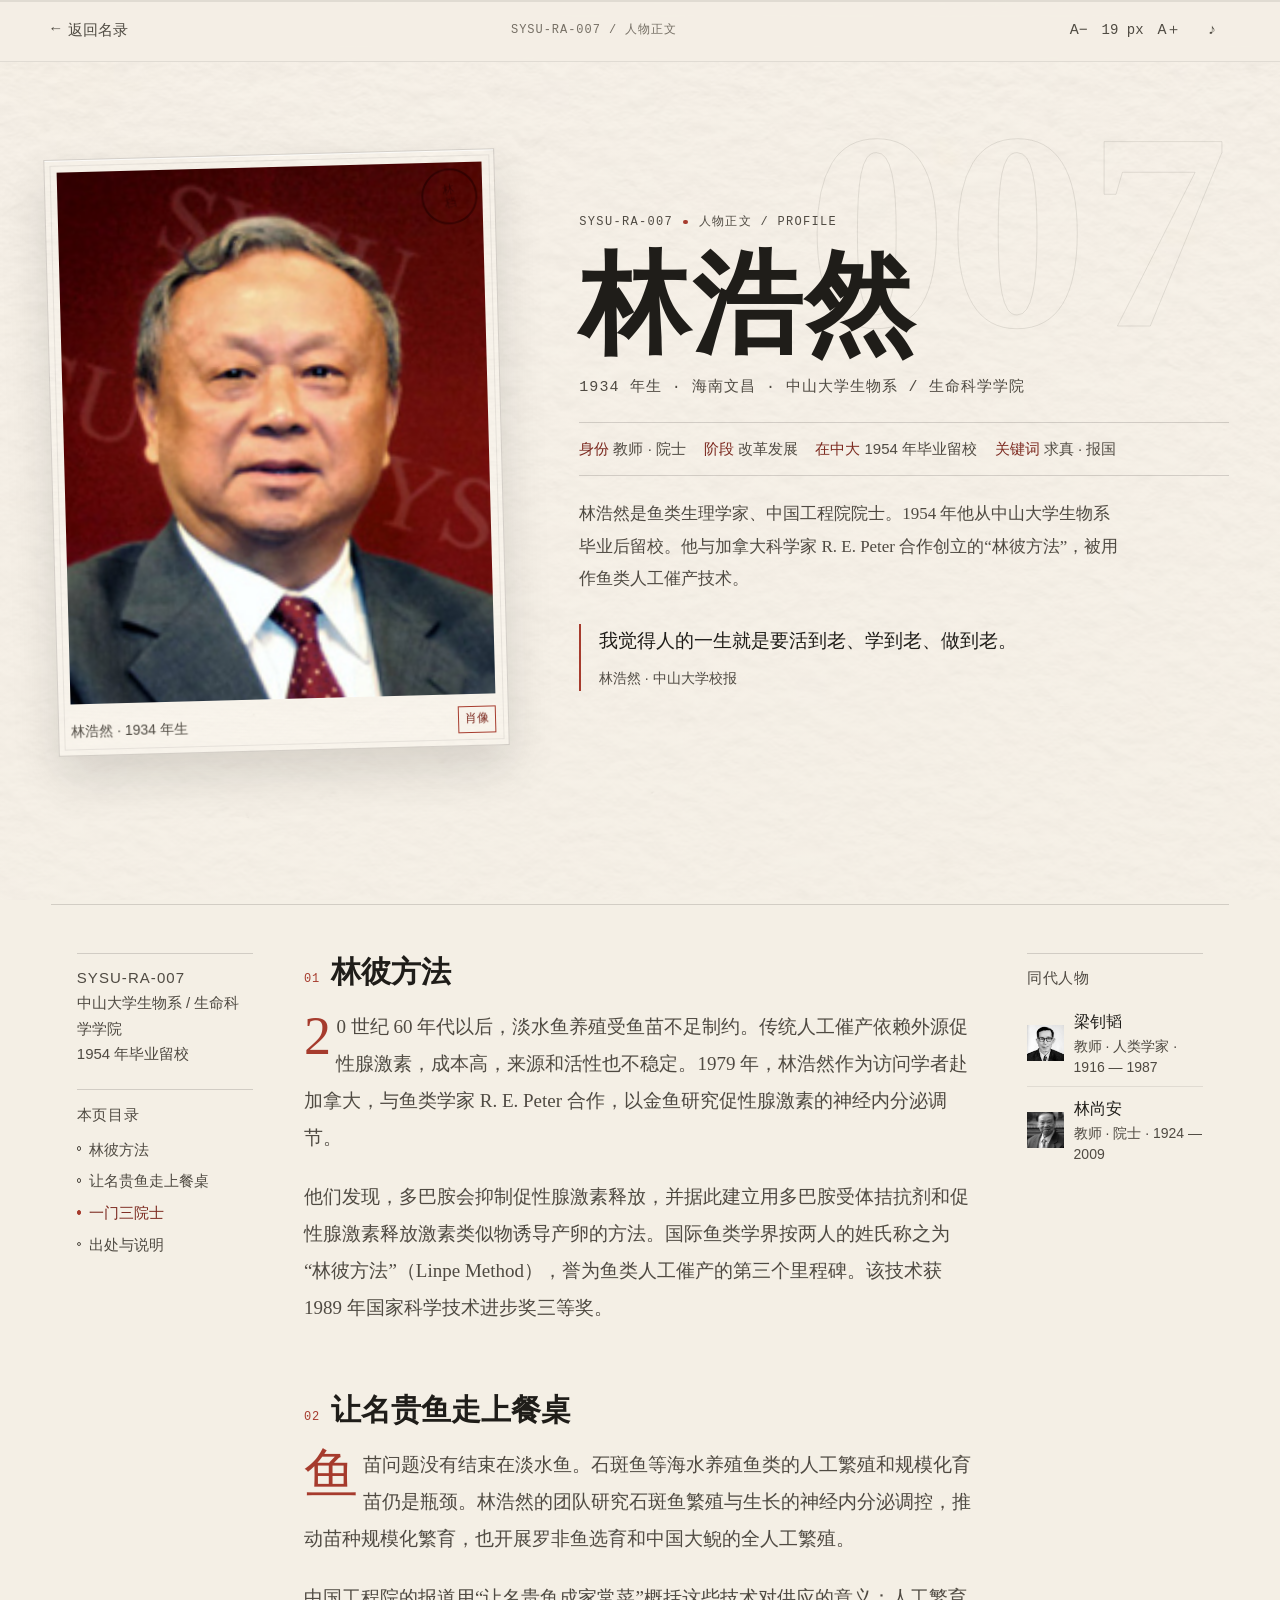
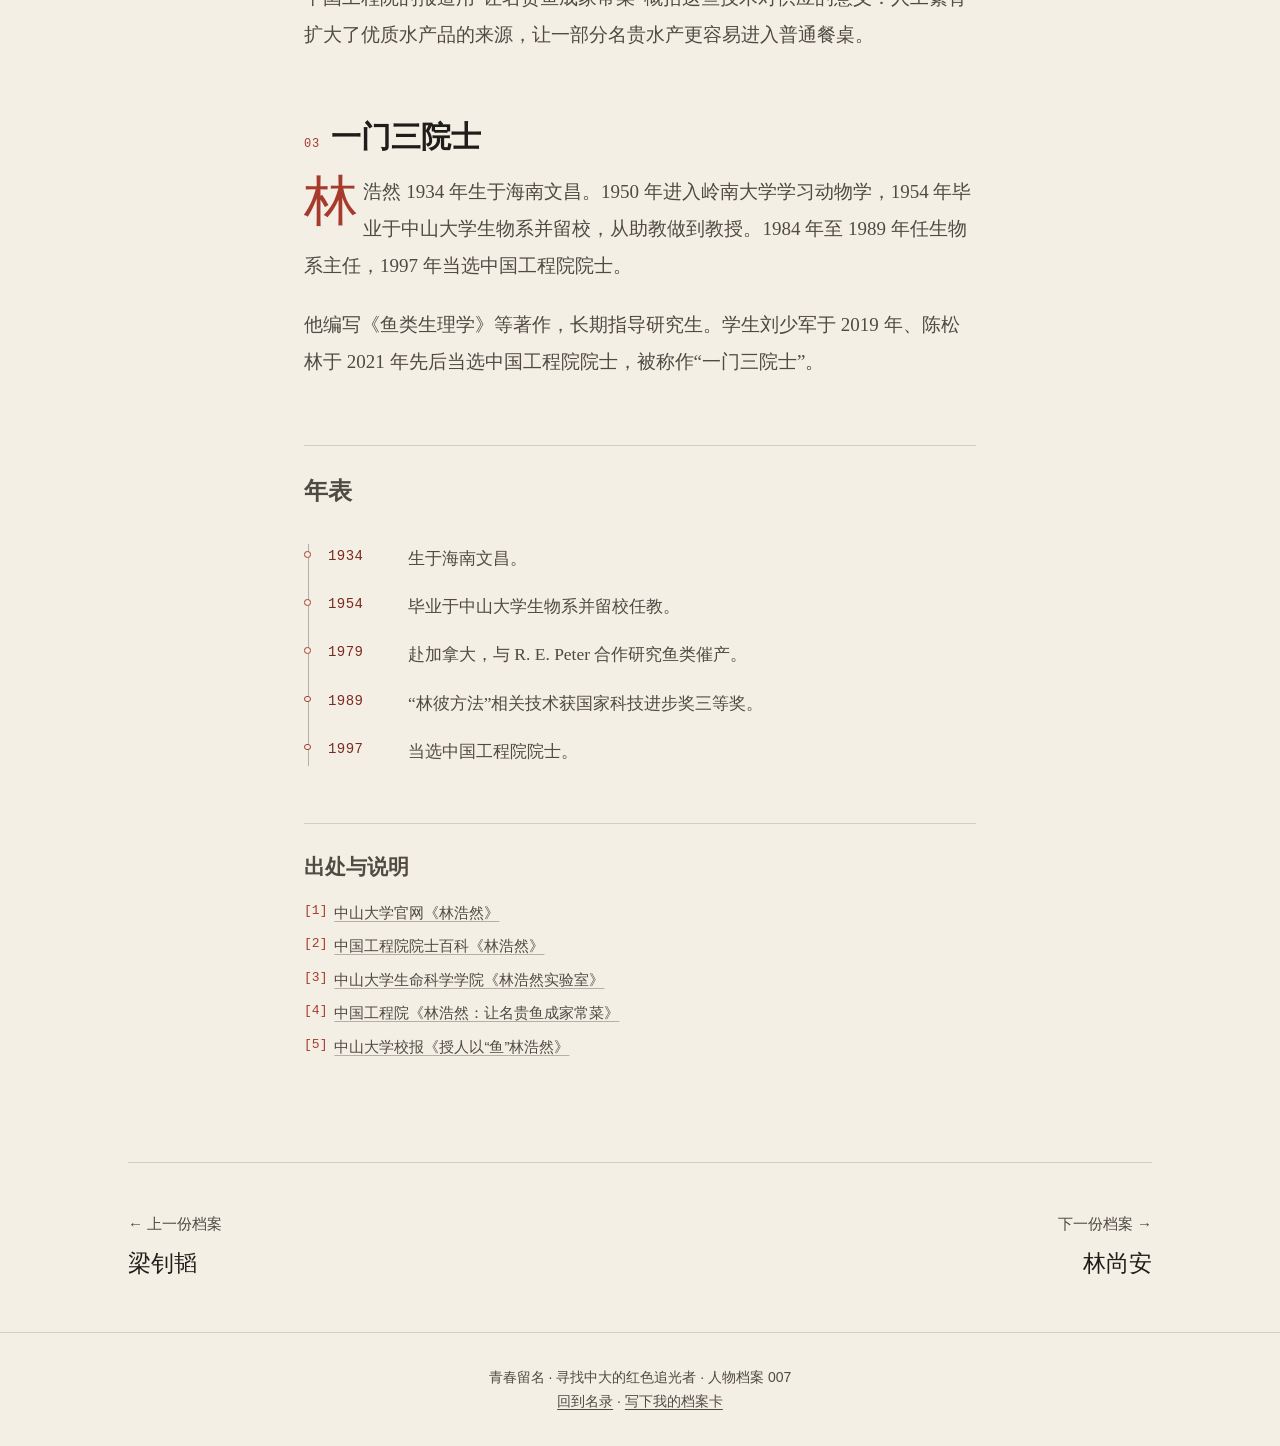
<file: people/lin-haoran.html>
<!doctype html>
<html lang="zh-CN">
  <head>
    <meta charset="utf-8" />
    <meta name="viewport" content="width=device-width, initial-scale=1, viewport-fit=cover" />
    <meta name="theme-color" content="#f4efe5" />
    <meta name="description" content="林浩然，1934 年生，教师 · 院士。林浩然是鱼类生理学家、中国工程院院士。1954 年他从中山大学生物系毕业后留校。他与加拿大科学家 R. E. Peter 合作创立的“林彼方法”，被用作鱼类人工催产技术。" />
    <title>林浩然 · 青春留名</title>
    <link rel="icon" href="../assets/img/favicon.svg" type="image/svg+xml" />
    <link rel="stylesheet" href="../assets/css/reader.css?v=20261024c" />
    <script>
      document.documentElement.classList.add("js");
    </script>
  </head>
  <body class="reader-page">
    <div class="reader-progress" aria-hidden="true"><span id="readerProgress"></span></div>
    <header class="reader-header">
      <a class="reader-back" id="backToIndex" href="../index.html#roster">
        <span class="back-mark" aria-hidden="true">←</span>
        <span>返回名录</span>
      </a>
      <span class="reader-file-no">SYSU-RA-007 / 人物正文</span>
      <div class="reader-tools">
        <button class="reader-tool" id="sizeDown" type="button" aria-label="缩小正文字号">A−</button>
        <span class="reader-size-readout" id="sizeReadout" aria-live="polite">19 px</span>
        <button class="reader-tool" id="sizeUp" type="button" aria-label="放大正文字号">A＋</button>
        <button class="reader-tool" id="soundToggle" type="button" aria-pressed="false" aria-label="开启声音">
          <span aria-hidden="true">♪</span><span class="sr-only tool-label">声音</span>
        </button>
      </div>
    </header>
    <main class="reader-main">
      <div class="reader-shell">
        <article class="person-hero" data-no="007">
          <figure class="portrait-plate">
            <img
              class="zoomable"
              src="../assets/img/portrait-lin-haoran.jpg"
              alt="林浩然肖像"
              width="800"
              height="1000"
              tabindex="0"
              role="button"
              aria-label="放大查看林浩然的人物影像说明"
              data-caption="林浩然 · 林浩然肖像"
              style="view-transition-name: person-lin-haoran"
            />
            <span class="portrait-stamp" aria-hidden="true">林<br />档</span>
            <figcaption class="portrait-caption">
              <span>林浩然 · 1934 年生</span>
              <span class="caption-tag">肖像</span>
            </figcaption>
          </figure>
          <div class="person-intro">
            <p class="person-kicker mono">
              <span>SYSU-RA-007</span>
              <span class="dot" aria-hidden="true"></span>
              <span>人物正文 / PROFILE</span>
            </p>
            <h1 class="person-name">林浩然</h1>
            <p class="person-life">1934 年生 · 海南文昌 · 中山大学生物系 / 生命科学学院</p>
            <div class="person-meta">
              <span><strong>身份</strong> 教师 · 院士</span>
              <span><strong>阶段</strong> 改革发展</span>
              <span><strong>在中大</strong> 1954 年毕业留校</span>
              <span><strong>关键词</strong> 求真 · 报国</span>
            </div>
            <p class="person-lede">林浩然是鱼类生理学家、中国工程院院士。1954 年他从中山大学生物系毕业后留校。他与加拿大科学家 R. E. Peter 合作创立的“林彼方法”，被用作鱼类人工催产技术。</p>
            <blockquote class="person-quote">我觉得人的一生就是要活到老、学到老、做到老。<cite>林浩然 · 中山大学校报</cite></blockquote>
          </div>
        </article>
        <div class="article-layout">
          <aside class="article-margin" aria-label="档案信息与目录">
            <div class="margin-block">
              <p class="margin-no">SYSU-RA-007</p>
              <p>中山大学生物系 / 生命科学学院<br />1954 年毕业留校</p>
            </div>
            <nav class="margin-block" aria-label="本页目录">
              <h2>本页目录</h2>
              <div class="contents-list">
                <a href="#section-1">林彼方法</a>
                <a href="#section-2">让名贵鱼走上餐桌</a>
                <a href="#section-3">一门三院士</a>
                <a href="#source">出处与说明</a>
              </div>
            </nav>
          </aside>
          <div class="article-prose">
            <section class="article-section" id="section-1" aria-labelledby="section-1-title">
  <h2 id="section-1-title"><span class="section-no">01</span>林彼方法</h2>
  <p>20 世纪 60 年代以后，淡水鱼养殖受鱼苗不足制约。传统人工催产依赖外源促性腺激素，成本高，来源和活性也不稳定。1979 年，林浩然作为访问学者赴加拿大，与鱼类学家 R. E. Peter 合作，以金鱼研究促性腺激素的神经内分泌调节。</p>
  <p>他们发现，多巴胺会抑制促性腺激素释放，并据此建立用多巴胺受体拮抗剂和促性腺激素释放激素类似物诱导产卵的方法。国际鱼类学界按两人的姓氏称之为“林彼方法”（Linpe Method），誉为鱼类人工催产的第三个里程碑。该技术获 1989 年国家科学技术进步奖三等奖。</p>
</section>
<section class="article-section" id="section-2" aria-labelledby="section-2-title">
  <h2 id="section-2-title"><span class="section-no">02</span>让名贵鱼走上餐桌</h2>
  <p>鱼苗问题没有结束在淡水鱼。石斑鱼等海水养殖鱼类的人工繁殖和规模化育苗仍是瓶颈。林浩然的团队研究石斑鱼繁殖与生长的神经内分泌调控，推动苗种规模化繁育，也开展罗非鱼选育和中国大鲵的全人工繁殖。</p>
  <p>中国工程院的报道用“让名贵鱼成家常菜”概括这些技术对供应的意义：人工繁育扩大了优质水产品的来源，让一部分名贵水产更容易进入普通餐桌。</p>
</section>
<section class="article-section" id="section-3" aria-labelledby="section-3-title">
  <h2 id="section-3-title"><span class="section-no">03</span>一门三院士</h2>
  <p>林浩然 1934 年生于海南文昌。1950 年进入岭南大学学习动物学，1954 年毕业于中山大学生物系并留校，从助教做到教授。1984 年至 1989 年任生物系主任，1997 年当选中国工程院院士。</p>
  <p>他编写《鱼类生理学》等著作，长期指导研究生。学生刘少军于 2019 年、陈松林于 2021 年先后当选中国工程院院士，被称作“一门三院士”。</p>
</section>
            <section class="article-timeline" aria-labelledby="timelineTitle">
  <h2 id="timelineTitle">年表</h2>
  <ol class="timeline-list">
    <li class="timeline-item"><time>1934</time><p>生于海南文昌。</p></li>
    <li class="timeline-item"><time>1954</time><p>毕业于中山大学生物系并留校任教。</p></li>
    <li class="timeline-item"><time>1979</time><p>赴加拿大，与 R. E. Peter 合作研究鱼类催产。</p></li>
    <li class="timeline-item"><time>1989</time><p>“林彼方法”相关技术获国家科技进步奖三等奖。</p></li>
    <li class="timeline-item"><time>1997</time><p>当选中国工程院院士。</p></li>
  </ol>
</section>
            <section class="article-source" id="source" aria-labelledby="sourceTitle">
  <h2 id="sourceTitle">出处与说明</h2>
  <ol class="source-list">
    <li><a href="https://www.sysu.edu.cn/info/2721/6431.htm" target="_blank" rel="noreferrer">中山大学官网《林浩然》</a></li>
    <li><a href="https://www.cae.cn/cae/html/main/colys/62527911.html" target="_blank" rel="noreferrer">中国工程院院士百科《林浩然》</a></li>
    <li><a href="https://lifesciences.sysu.edu.cn/zh-hans/node/4900" target="_blank" rel="noreferrer">中山大学生命科学学院《林浩然实验室》</a></li>
    <li><a href="https://www.cae.cn/cae/html/main/col36/2015-04/03/20150403090336781209016_1.html" target="_blank" rel="noreferrer">中国工程院《林浩然：让名贵鱼成家常菜》</a></li>
    <li><a href="https://xiaobao.sysu.edu.cn/index.aspx?conid=5633" target="_blank" rel="noreferrer">中山大学校报《授人以“鱼”林浩然》</a></li>
  </ol>
</section>
          </div>
          <aside class="article-aside" aria-label="阅读辅助">
  <div class="aside-card">
    <h2>同代人物</h2>
    <a class="aside-person" href="liang-zhaotao.html">
      <img src="../assets/img/portrait-liang-zhaotao.jpg" alt="" width="800" height="1000" loading="lazy" />
      <span>梁钊韬<small>教师 · 人类学家 · 1916 — 1987</small></span>
    </a>
    <a class="aside-person" href="lin-shangan.html">
      <img src="../assets/img/portrait-lin-shangan.jpg" alt="" width="800" height="1000" loading="lazy" />
      <span>林尚安<small>教师 · 院士 · 1924 — 2009</small></span>
    </a>
  </div>
</aside>
        </div>
        <nav class="reader-pager" aria-label="人物翻页">
  <a class="pager-link" href="liang-zhaotao.html">
    <span>← 上一份档案</span>
    <strong>梁钊韬</strong>
  </a>
  <a class="pager-link" href="lin-shangan.html">
    <span>下一份档案 →</span>
    <strong>林尚安</strong>
  </a>
</nav>
      </div>
    </main>
    <footer class="reader-footer">
      <p>青春留名 · 寻找中大的红色追光者 · 人物档案 007</p>
      <p><a href="../index.html#roster">回到名录</a> · <a href="../index.html#coda">写下我的档案卡</a></p>
    </footer>
    <div class="lightbox" id="lightbox" role="dialog" aria-modal="true" aria-labelledby="lightboxCaption" hidden>
      <button class="lightbox-close" id="lightboxClose" type="button" aria-label="关闭图片查看">×</button>
      <figure class="lightbox-figure">
        <img id="lightboxImage" alt="" />
        <figcaption class="lightbox-caption">
          <span id="lightboxCaption"></span>
          <span id="lightboxMeta"></span>
        </figcaption>
      </figure>
    </div>
    <noscript>
      <style>
        .reader-tools { display: none; }
        .fn-inline[hidden] { display: block !important; }
        .fn-close { display: none !important; }
      </style>
    </noscript>
    <script src="../assets/js/app.js?v=20261024c" defer></script>
    <script src="../assets/js/reader.js?v=20261024a" defer></script>
  </body>
</html>
</file>
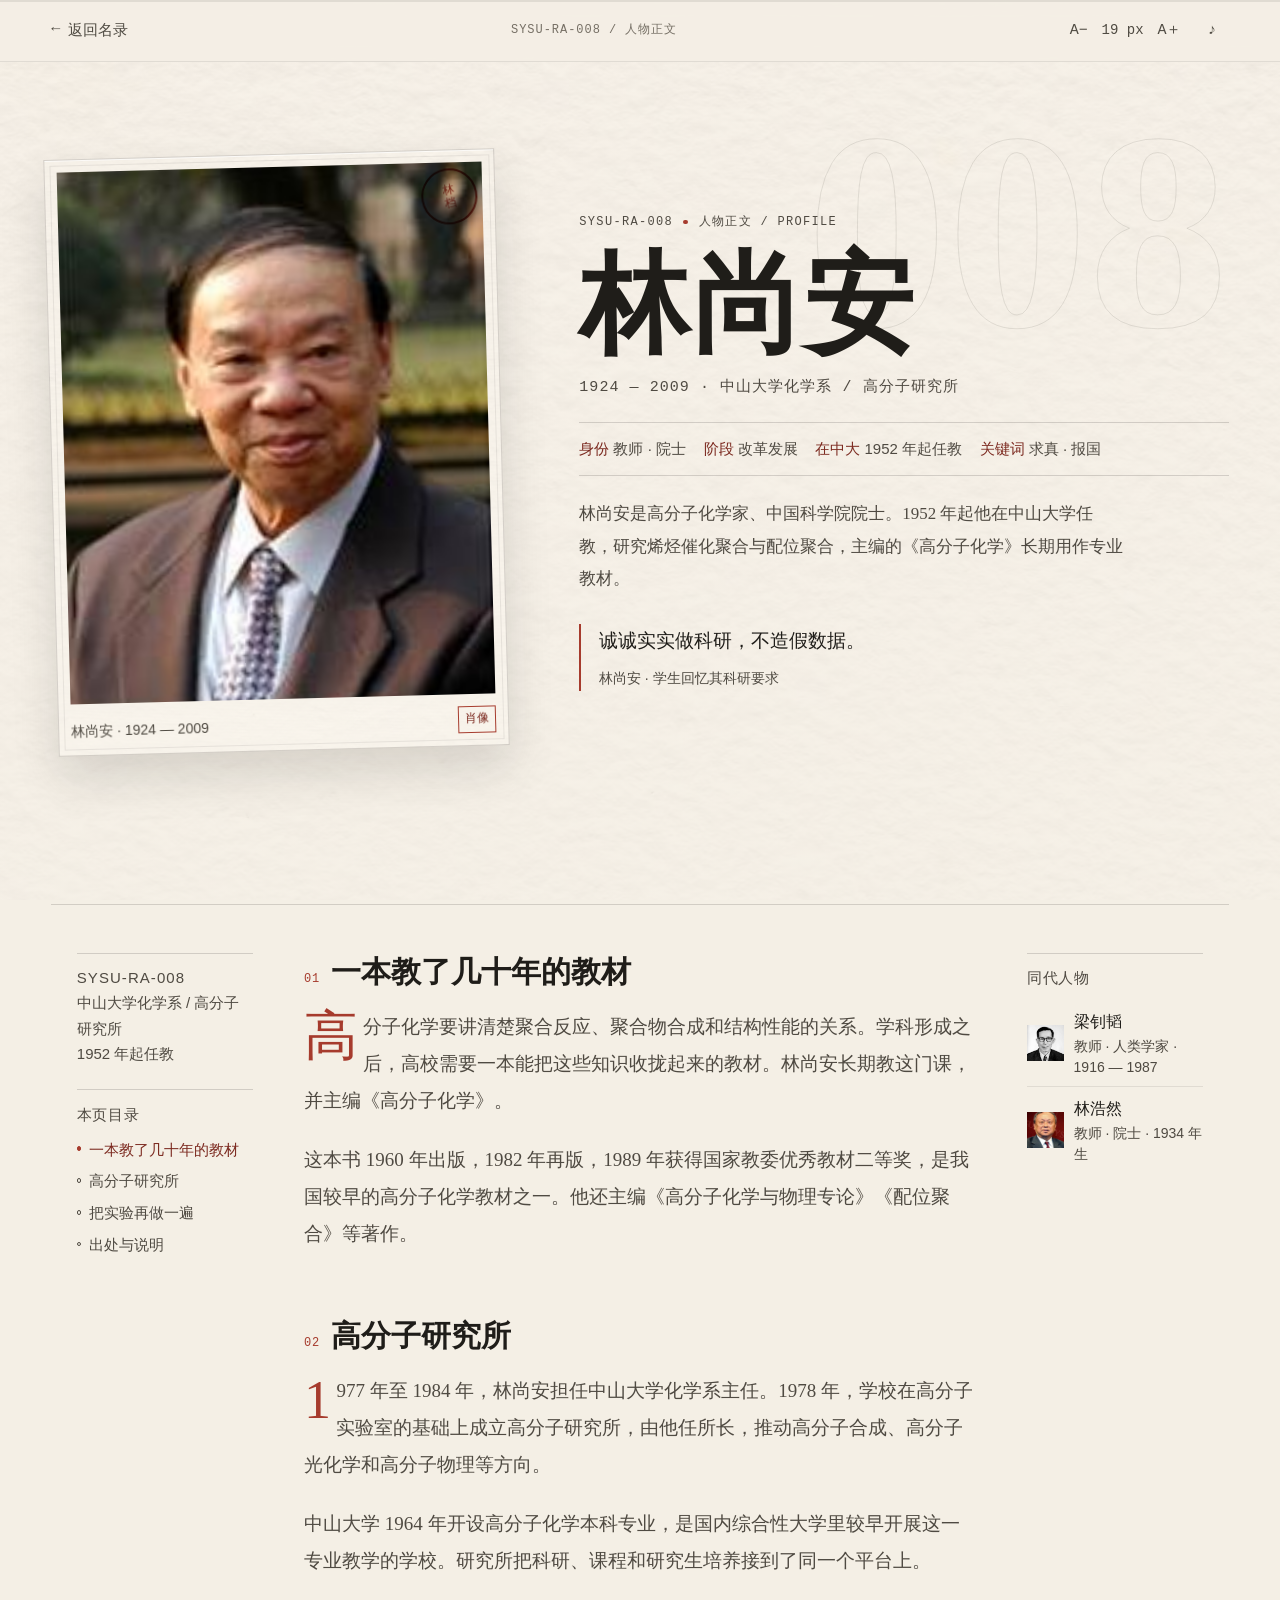
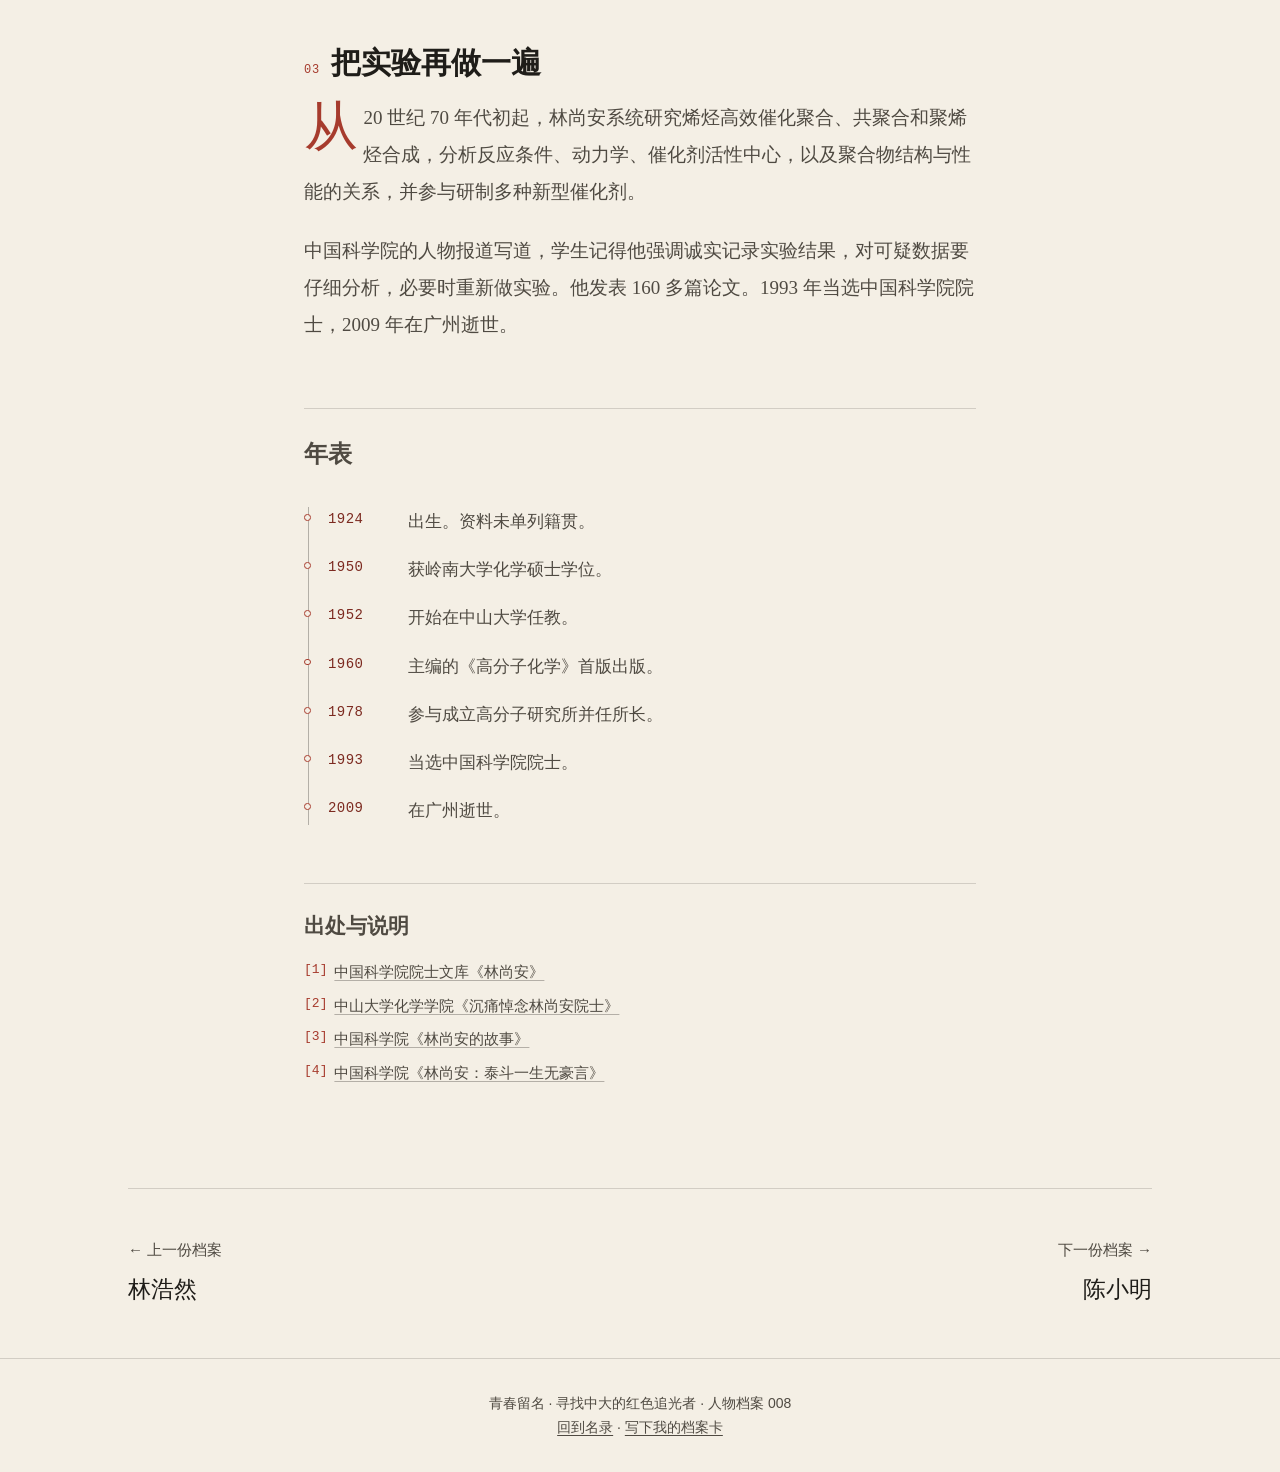
<file: people/lin-shangan.html>
<!doctype html>
<html lang="zh-CN">
  <head>
    <meta charset="utf-8" />
    <meta name="viewport" content="width=device-width, initial-scale=1, viewport-fit=cover" />
    <meta name="theme-color" content="#f4efe5" />
    <meta name="description" content="林尚安，1924 — 2009，教师 · 院士。林尚安是高分子化学家、中国科学院院士。1952 年起他在中山大学任教，研究烯烃催化聚合与配位聚合，主编的《高分子化学》长期用作专业教材。" />
    <title>林尚安 · 青春留名</title>
    <link rel="icon" href="../assets/img/favicon.svg" type="image/svg+xml" />
    <link rel="stylesheet" href="../assets/css/reader.css?v=20261024c" />
    <script>
      document.documentElement.classList.add("js");
    </script>
  </head>
  <body class="reader-page">
    <div class="reader-progress" aria-hidden="true"><span id="readerProgress"></span></div>
    <header class="reader-header">
      <a class="reader-back" id="backToIndex" href="../index.html#roster">
        <span class="back-mark" aria-hidden="true">←</span>
        <span>返回名录</span>
      </a>
      <span class="reader-file-no">SYSU-RA-008 / 人物正文</span>
      <div class="reader-tools">
        <button class="reader-tool" id="sizeDown" type="button" aria-label="缩小正文字号">A−</button>
        <span class="reader-size-readout" id="sizeReadout" aria-live="polite">19 px</span>
        <button class="reader-tool" id="sizeUp" type="button" aria-label="放大正文字号">A＋</button>
        <button class="reader-tool" id="soundToggle" type="button" aria-pressed="false" aria-label="开启声音">
          <span aria-hidden="true">♪</span><span class="sr-only tool-label">声音</span>
        </button>
      </div>
    </header>
    <main class="reader-main">
      <div class="reader-shell">
        <article class="person-hero" data-no="008">
          <figure class="portrait-plate">
            <img
              class="zoomable"
              src="../assets/img/portrait-lin-shangan.jpg"
              alt="林尚安肖像"
              width="800"
              height="1000"
              tabindex="0"
              role="button"
              aria-label="放大查看林尚安的人物影像说明"
              data-caption="林尚安 · 林尚安肖像"
              style="view-transition-name: person-lin-shangan"
            />
            <span class="portrait-stamp" aria-hidden="true">林<br />档</span>
            <figcaption class="portrait-caption">
              <span>林尚安 · 1924 — 2009</span>
              <span class="caption-tag">肖像</span>
            </figcaption>
          </figure>
          <div class="person-intro">
            <p class="person-kicker mono">
              <span>SYSU-RA-008</span>
              <span class="dot" aria-hidden="true"></span>
              <span>人物正文 / PROFILE</span>
            </p>
            <h1 class="person-name">林尚安</h1>
            <p class="person-life">1924 — 2009 · 中山大学化学系 / 高分子研究所</p>
            <div class="person-meta">
              <span><strong>身份</strong> 教师 · 院士</span>
              <span><strong>阶段</strong> 改革发展</span>
              <span><strong>在中大</strong> 1952 年起任教</span>
              <span><strong>关键词</strong> 求真 · 报国</span>
            </div>
            <p class="person-lede">林尚安是高分子化学家、中国科学院院士。1952 年起他在中山大学任教，研究烯烃催化聚合与配位聚合，主编的《高分子化学》长期用作专业教材。</p>
            <blockquote class="person-quote">诚诚实实做科研，不造假数据。<cite>林尚安 · 学生回忆其科研要求</cite></blockquote>
          </div>
        </article>
        <div class="article-layout">
          <aside class="article-margin" aria-label="档案信息与目录">
            <div class="margin-block">
              <p class="margin-no">SYSU-RA-008</p>
              <p>中山大学化学系 / 高分子研究所<br />1952 年起任教</p>
            </div>
            <nav class="margin-block" aria-label="本页目录">
              <h2>本页目录</h2>
              <div class="contents-list">
                <a href="#section-1">一本教了几十年的教材</a>
                <a href="#section-2">高分子研究所</a>
                <a href="#section-3">把实验再做一遍</a>
                <a href="#source">出处与说明</a>
              </div>
            </nav>
          </aside>
          <div class="article-prose">
            <section class="article-section" id="section-1" aria-labelledby="section-1-title">
  <h2 id="section-1-title"><span class="section-no">01</span>一本教了几十年的教材</h2>
  <p>高分子化学要讲清楚聚合反应、聚合物合成和结构性能的关系。学科形成之后，高校需要一本能把这些知识收拢起来的教材。林尚安长期教这门课，并主编《高分子化学》。</p>
  <p>这本书 1960 年出版，1982 年再版，1989 年获得国家教委优秀教材二等奖，是我国较早的高分子化学教材之一。他还主编《高分子化学与物理专论》《配位聚合》等著作。</p>
</section>
<section class="article-section" id="section-2" aria-labelledby="section-2-title">
  <h2 id="section-2-title"><span class="section-no">02</span>高分子研究所</h2>
  <p>1977 年至 1984 年，林尚安担任中山大学化学系主任。1978 年，学校在高分子实验室的基础上成立高分子研究所，由他任所长，推动高分子合成、高分子光化学和高分子物理等方向。</p>
  <p>中山大学 1964 年开设高分子化学本科专业，是国内综合性大学里较早开展这一专业教学的学校。研究所把科研、课程和研究生培养接到了同一个平台上。</p>
</section>
<section class="article-section" id="section-3" aria-labelledby="section-3-title">
  <h2 id="section-3-title"><span class="section-no">03</span>把实验再做一遍</h2>
  <p>从 20 世纪 70 年代初起，林尚安系统研究烯烃高效催化聚合、共聚合和聚烯烃合成，分析反应条件、动力学、催化剂活性中心，以及聚合物结构与性能的关系，并参与研制多种新型催化剂。</p>
  <p>中国科学院的人物报道写道，学生记得他强调诚实记录实验结果，对可疑数据要仔细分析，必要时重新做实验。他发表 160 多篇论文。1993 年当选中国科学院院士，2009 年在广州逝世。</p>
</section>
            <section class="article-timeline" aria-labelledby="timelineTitle">
  <h2 id="timelineTitle">年表</h2>
  <ol class="timeline-list">
    <li class="timeline-item"><time>1924</time><p>出生。资料未单列籍贯。</p></li>
    <li class="timeline-item"><time>1950</time><p>获岭南大学化学硕士学位。</p></li>
    <li class="timeline-item"><time>1952</time><p>开始在中山大学任教。</p></li>
    <li class="timeline-item"><time>1960</time><p>主编的《高分子化学》首版出版。</p></li>
    <li class="timeline-item"><time>1978</time><p>参与成立高分子研究所并任所长。</p></li>
    <li class="timeline-item"><time>1993</time><p>当选中国科学院院士。</p></li>
    <li class="timeline-item"><time>2009</time><p>在广州逝世。</p></li>
  </ol>
</section>
            <section class="article-source" id="source" aria-labelledby="sourceTitle">
  <h2 id="sourceTitle">出处与说明</h2>
  <ol class="source-list">
    <li><a href="https://yswk.csdl.ac.cn/ys_detail?casid=1993B05" target="_blank" rel="noreferrer">中国科学院院士文库《林尚安》</a></li>
    <li><a href="https://ce.sysu.edu.cn/zh-hans/node/4861" target="_blank" rel="noreferrer">中山大学化学学院《沉痛悼念林尚安院士》</a></li>
    <li><a href="https://kxrsbn.casad.cas.cn/2024/ysgs/202402/t20240222_5005957.html" target="_blank" rel="noreferrer">中国科学院《林尚安的故事》</a></li>
    <li><a href="https://www.cas.cn/zt/hyzt/ysdh21st/ysfc/202406/t20240624_5022517.shtml" target="_blank" rel="noreferrer">中国科学院《林尚安：泰斗一生无豪言》</a></li>
  </ol>
</section>
          </div>
          <aside class="article-aside" aria-label="阅读辅助">
  <div class="aside-card">
    <h2>同代人物</h2>
    <a class="aside-person" href="liang-zhaotao.html">
      <img src="../assets/img/portrait-liang-zhaotao.jpg" alt="" width="800" height="1000" loading="lazy" />
      <span>梁钊韬<small>教师 · 人类学家 · 1916 — 1987</small></span>
    </a>
    <a class="aside-person" href="lin-haoran.html">
      <img src="../assets/img/portrait-lin-haoran.jpg" alt="" width="800" height="1000" loading="lazy" />
      <span>林浩然<small>教师 · 院士 · 1934 年生</small></span>
    </a>
  </div>
</aside>
        </div>
        <nav class="reader-pager" aria-label="人物翻页">
  <a class="pager-link" href="lin-haoran.html">
    <span>← 上一份档案</span>
    <strong>林浩然</strong>
  </a>
  <a class="pager-link" href="chen-xiaoming.html">
    <span>下一份档案 →</span>
    <strong>陈小明</strong>
  </a>
</nav>
      </div>
    </main>
    <footer class="reader-footer">
      <p>青春留名 · 寻找中大的红色追光者 · 人物档案 008</p>
      <p><a href="../index.html#roster">回到名录</a> · <a href="../index.html#coda">写下我的档案卡</a></p>
    </footer>
    <div class="lightbox" id="lightbox" role="dialog" aria-modal="true" aria-labelledby="lightboxCaption" hidden>
      <button class="lightbox-close" id="lightboxClose" type="button" aria-label="关闭图片查看">×</button>
      <figure class="lightbox-figure">
        <img id="lightboxImage" alt="" />
        <figcaption class="lightbox-caption">
          <span id="lightboxCaption"></span>
          <span id="lightboxMeta"></span>
        </figcaption>
      </figure>
    </div>
    <noscript>
      <style>
        .reader-tools { display: none; }
        .fn-inline[hidden] { display: block !important; }
        .fn-close { display: none !important; }
      </style>
    </noscript>
    <script src="../assets/js/app.js?v=20261024c" defer></script>
    <script src="../assets/js/reader.js?v=20261024a" defer></script>
  </body>
</html>
</file>
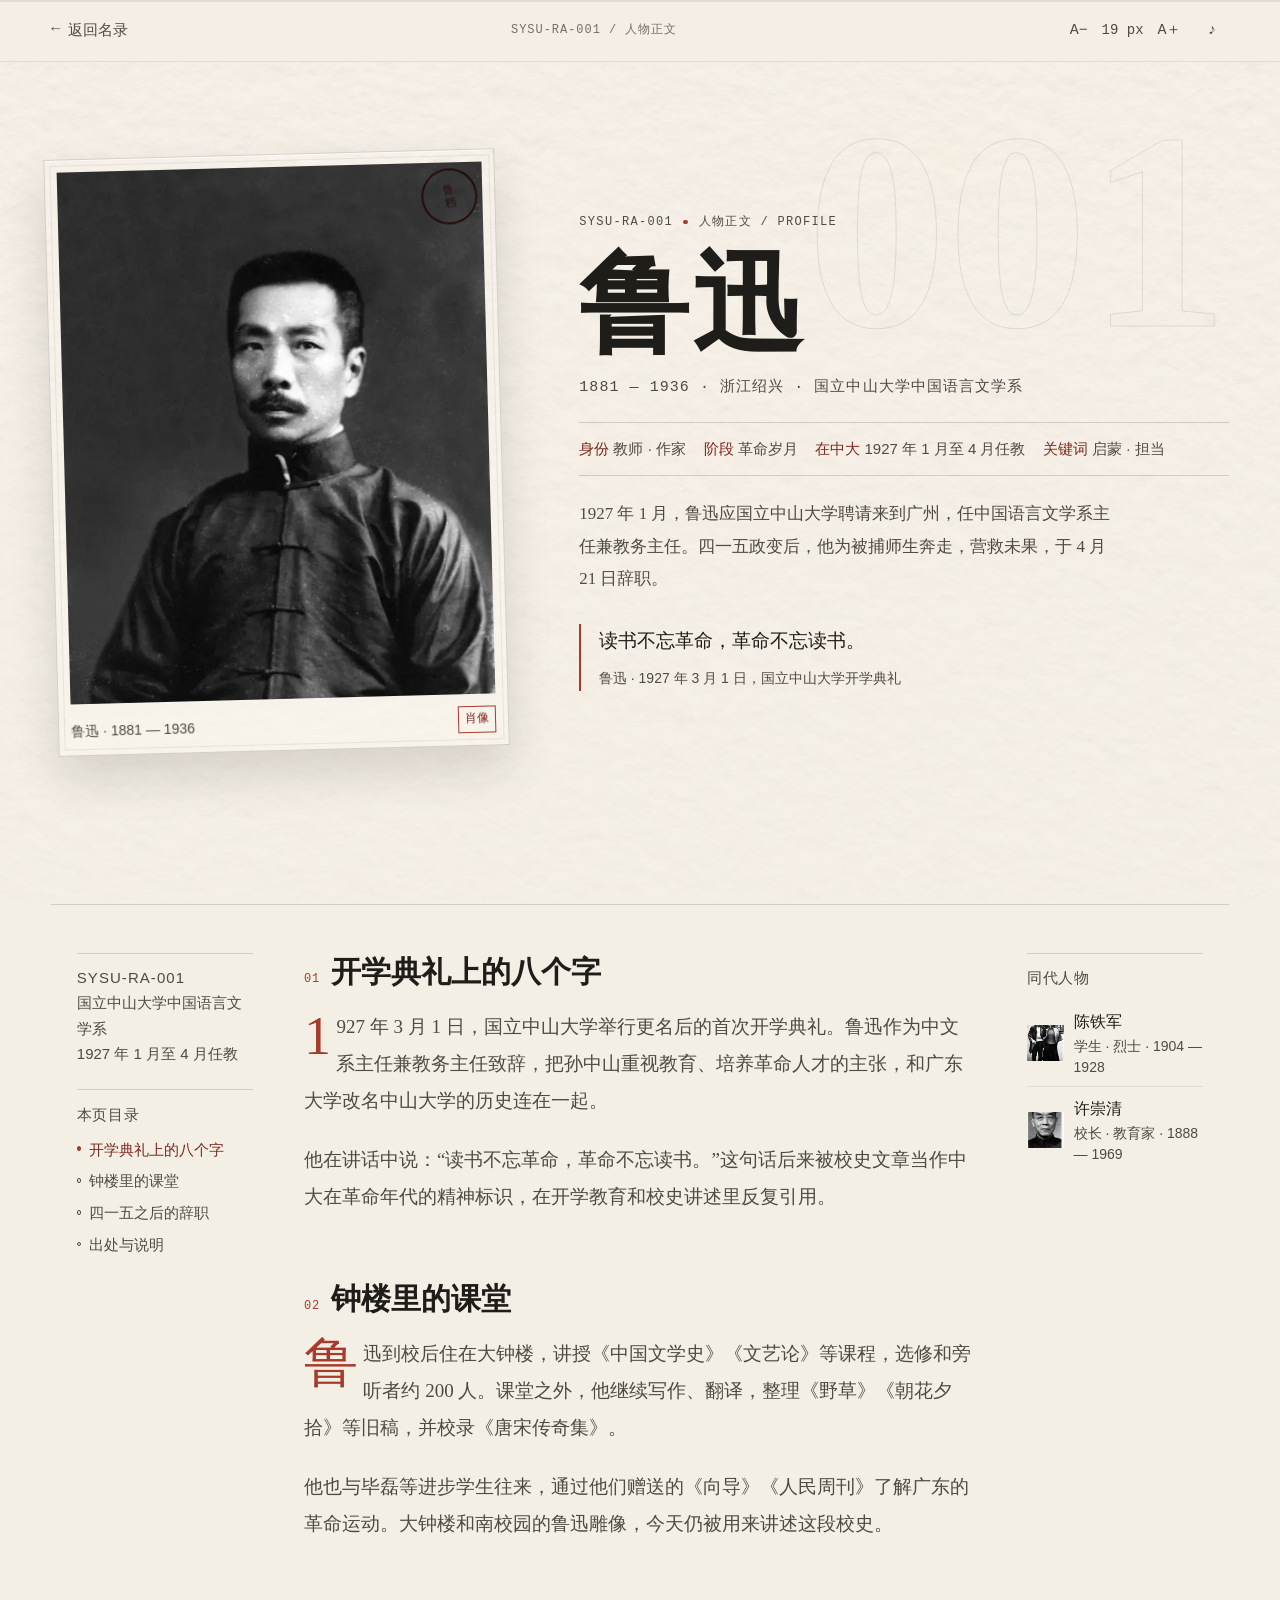
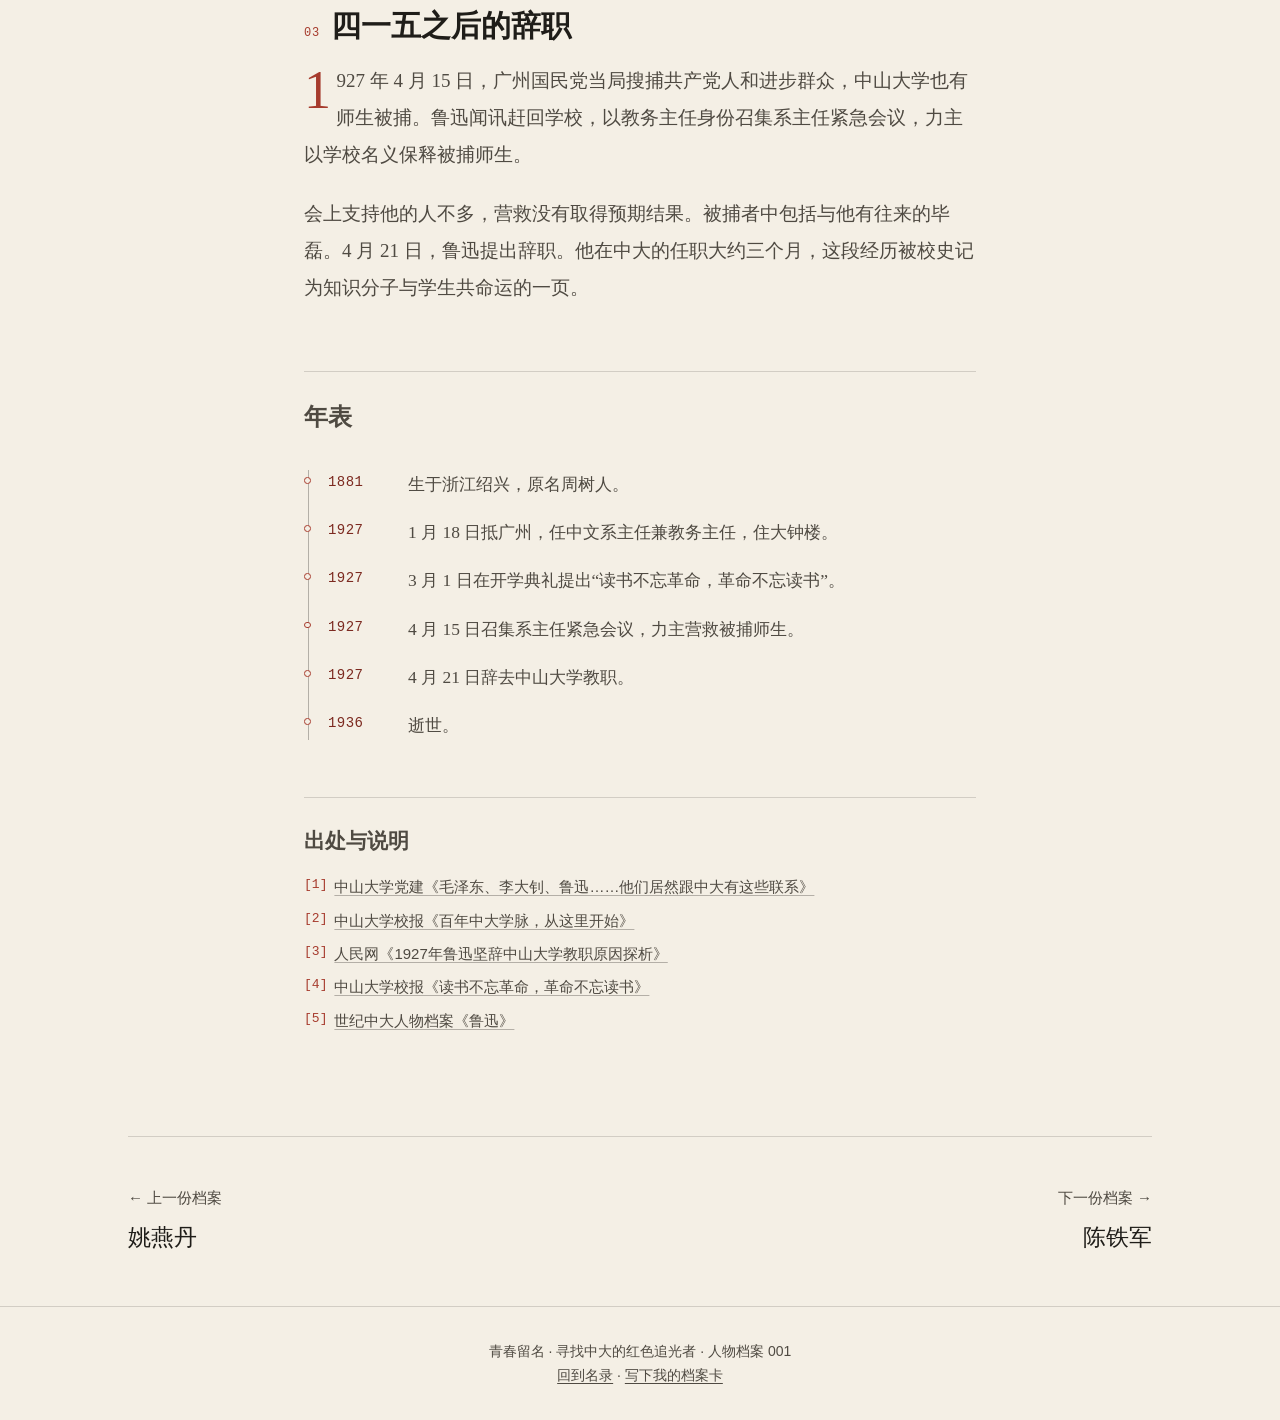
<file: people/lu-xun.html>
<!doctype html>
<html lang="zh-CN">
  <head>
    <meta charset="utf-8" />
    <meta name="viewport" content="width=device-width, initial-scale=1, viewport-fit=cover" />
    <meta name="theme-color" content="#f4efe5" />
    <meta name="description" content="鲁迅，1881 — 1936，教师 · 作家。1927 年 1 月，鲁迅应国立中山大学聘请来到广州，任中国语言文学系主任兼教务主任。四一五政变后，他为被捕师生奔走，营救未果，于 4 月 21 日辞职。" />
    <title>鲁迅 · 青春留名</title>
    <link rel="icon" href="../assets/img/favicon.svg" type="image/svg+xml" />
    <link rel="stylesheet" href="../assets/css/reader.css?v=20261024c" />
    <script>
      document.documentElement.classList.add("js");
    </script>
  </head>
  <body class="reader-page">
    <div class="reader-progress" aria-hidden="true"><span id="readerProgress"></span></div>
    <header class="reader-header">
      <a class="reader-back" id="backToIndex" href="../index.html#roster">
        <span class="back-mark" aria-hidden="true">←</span>
        <span>返回名录</span>
      </a>
      <span class="reader-file-no">SYSU-RA-001 / 人物正文</span>
      <div class="reader-tools">
        <button class="reader-tool" id="sizeDown" type="button" aria-label="缩小正文字号">A−</button>
        <span class="reader-size-readout" id="sizeReadout" aria-live="polite">19 px</span>
        <button class="reader-tool" id="sizeUp" type="button" aria-label="放大正文字号">A＋</button>
        <button class="reader-tool" id="soundToggle" type="button" aria-pressed="false" aria-label="开启声音">
          <span aria-hidden="true">♪</span><span class="sr-only tool-label">声音</span>
        </button>
      </div>
    </header>
    <main class="reader-main">
      <div class="reader-shell">
        <article class="person-hero" data-no="001">
          <figure class="portrait-plate">
            <img
              class="zoomable"
              src="../assets/img/portrait-lu-xun.jpg"
              alt="鲁迅，鲁迅肖像，1925年5月28日摄于北京"
              width="800"
              height="1000"
              tabindex="0"
              role="button"
              aria-label="放大查看鲁迅的人物影像说明"
              data-caption="鲁迅 · 鲁迅肖像，1925年5月28日摄于北京"
              style="view-transition-name: person-lu-xun"
            />
            <span class="portrait-stamp" aria-hidden="true">鲁<br />档</span>
            <figcaption class="portrait-caption">
              <span>鲁迅 · 1881 — 1936</span>
              <span class="caption-tag">肖像</span>
            </figcaption>
          </figure>
          <div class="person-intro">
            <p class="person-kicker mono">
              <span>SYSU-RA-001</span>
              <span class="dot" aria-hidden="true"></span>
              <span>人物正文 / PROFILE</span>
            </p>
            <h1 class="person-name">鲁迅</h1>
            <p class="person-life">1881 — 1936 · 浙江绍兴 · 国立中山大学中国语言文学系</p>
            <div class="person-meta">
              <span><strong>身份</strong> 教师 · 作家</span>
              <span><strong>阶段</strong> 革命岁月</span>
              <span><strong>在中大</strong> 1927 年 1 月至 4 月任教</span>
              <span><strong>关键词</strong> 启蒙 · 担当</span>
            </div>
            <p class="person-lede">1927 年 1 月，鲁迅应国立中山大学聘请来到广州，任中国语言文学系主任兼教务主任。四一五政变后，他为被捕师生奔走，营救未果，于 4 月 21 日辞职。</p>
            <blockquote class="person-quote">读书不忘革命，革命不忘读书。<cite>鲁迅 · 1927 年 3 月 1 日，国立中山大学开学典礼</cite></blockquote>
          </div>
        </article>
        <div class="article-layout">
          <aside class="article-margin" aria-label="档案信息与目录">
            <div class="margin-block">
              <p class="margin-no">SYSU-RA-001</p>
              <p>国立中山大学中国语言文学系<br />1927 年 1 月至 4 月任教</p>
            </div>
            <nav class="margin-block" aria-label="本页目录">
              <h2>本页目录</h2>
              <div class="contents-list">
                <a href="#section-1">开学典礼上的八个字</a>
                <a href="#section-2">钟楼里的课堂</a>
                <a href="#section-3">四一五之后的辞职</a>
                <a href="#source">出处与说明</a>
              </div>
            </nav>
          </aside>
          <div class="article-prose">
            <section class="article-section" id="section-1" aria-labelledby="section-1-title">
  <h2 id="section-1-title"><span class="section-no">01</span>开学典礼上的八个字</h2>
  <p>1927 年 3 月 1 日，国立中山大学举行更名后的首次开学典礼。鲁迅作为中文系主任兼教务主任致辞，把孙中山重视教育、培养革命人才的主张，和广东大学改名中山大学的历史连在一起。</p>
  <p>他在讲话中说：“读书不忘革命，革命不忘读书。”这句话后来被校史文章当作中大在革命年代的精神标识，在开学教育和校史讲述里反复引用。</p>
</section>
<section class="article-section" id="section-2" aria-labelledby="section-2-title">
  <h2 id="section-2-title"><span class="section-no">02</span>钟楼里的课堂</h2>
  <p>鲁迅到校后住在大钟楼，讲授《中国文学史》《文艺论》等课程，选修和旁听者约 200 人。课堂之外，他继续写作、翻译，整理《野草》《朝花夕拾》等旧稿，并校录《唐宋传奇集》。</p>
  <p>他也与毕磊等进步学生往来，通过他们赠送的《向导》《人民周刊》了解广东的革命运动。大钟楼和南校园的鲁迅雕像，今天仍被用来讲述这段校史。</p>
</section>
<section class="article-section" id="section-3" aria-labelledby="section-3-title">
  <h2 id="section-3-title"><span class="section-no">03</span>四一五之后的辞职</h2>
  <p>1927 年 4 月 15 日，广州国民党当局搜捕共产党人和进步群众，中山大学也有师生被捕。鲁迅闻讯赶回学校，以教务主任身份召集系主任紧急会议，力主以学校名义保释被捕师生。</p>
  <p>会上支持他的人不多，营救没有取得预期结果。被捕者中包括与他有往来的毕磊。4 月 21 日，鲁迅提出辞职。他在中大的任职大约三个月，这段经历被校史记为知识分子与学生共命运的一页。</p>
</section>
            <section class="article-timeline" aria-labelledby="timelineTitle">
  <h2 id="timelineTitle">年表</h2>
  <ol class="timeline-list">
    <li class="timeline-item"><time>1881</time><p>生于浙江绍兴，原名周树人。</p></li>
    <li class="timeline-item"><time>1927</time><p>1 月 18 日抵广州，任中文系主任兼教务主任，住大钟楼。</p></li>
    <li class="timeline-item"><time>1927</time><p>3 月 1 日在开学典礼提出“读书不忘革命，革命不忘读书”。</p></li>
    <li class="timeline-item"><time>1927</time><p>4 月 15 日召集系主任紧急会议，力主营救被捕师生。</p></li>
    <li class="timeline-item"><time>1927</time><p>4 月 21 日辞去中山大学教职。</p></li>
    <li class="timeline-item"><time>1936</time><p>逝世。</p></li>
  </ol>
</section>
            <section class="article-source" id="source" aria-labelledby="sourceTitle">
  <h2 id="sourceTitle">出处与说明</h2>
  <ol class="source-list">
    <li><a href="https://mp.weixin.qq.com/s/eJ2nwdi3iMH0avBKZ7lBEw" target="_blank" rel="noreferrer">中山大学党建《毛泽东、李大钊、鲁迅……他们居然跟中大有这些联系》</a></li>
    <li><a href="https://xiaobao.sysu.edu.cn/phone/content.aspx?id=5476" target="_blank" rel="noreferrer">中山大学校报《百年中大学脉，从这里开始》</a></li>
    <li><a href="http://dangshi.people.com.cn/n/2013/0828/c85037-22720436.html" target="_blank" rel="noreferrer">人民网《1927年鲁迅坚辞中山大学教职原因探析》</a></li>
    <li><a href="https://xiaobao.sysu.edu.cn/phone/content.aspx?id=4439" target="_blank" rel="noreferrer">中山大学校报《读书不忘革命，革命不忘读书》</a></li>
    <li><a href="https://sysu100.sysu.edu.cn/info/1211/1741.htm" target="_blank" rel="noreferrer">世纪中大人物档案《鲁迅》</a></li>
  </ol>
</section>
          </div>
          <aside class="article-aside" aria-label="阅读辅助">
  <div class="aside-card">
    <h2>同代人物</h2>
    <a class="aside-person" href="chen-tiejun.html">
      <img src="../assets/img/portrait-chen-tiejun.jpg" alt="" width="800" height="1000" loading="lazy" />
      <span>陈铁军<small>学生 · 烈士 · 1904 — 1928</small></span>
    </a>
    <a class="aside-person" href="xu-chongqing.html">
      <img src="../assets/img/portrait-xu-chongqing.jpg" alt="" width="800" height="1000" loading="lazy" />
      <span>许崇清<small>校长 · 教育家 · 1888 — 1969</small></span>
    </a>
  </div>
</aside>
        </div>
        <nav class="reader-pager" aria-label="人物翻页">
  <a class="pager-link" href="yao-yandan.html">
    <span>← 上一份档案</span>
    <strong>姚燕丹</strong>
  </a>
  <a class="pager-link" href="chen-tiejun.html">
    <span>下一份档案 →</span>
    <strong>陈铁军</strong>
  </a>
</nav>
      </div>
    </main>
    <footer class="reader-footer">
      <p>青春留名 · 寻找中大的红色追光者 · 人物档案 001</p>
      <p><a href="../index.html#roster">回到名录</a> · <a href="../index.html#coda">写下我的档案卡</a></p>
    </footer>
    <div class="lightbox" id="lightbox" role="dialog" aria-modal="true" aria-labelledby="lightboxCaption" hidden>
      <button class="lightbox-close" id="lightboxClose" type="button" aria-label="关闭图片查看">×</button>
      <figure class="lightbox-figure">
        <img id="lightboxImage" alt="" />
        <figcaption class="lightbox-caption">
          <span id="lightboxCaption"></span>
          <span id="lightboxMeta"></span>
        </figcaption>
      </figure>
    </div>
    <noscript>
      <style>
        .reader-tools { display: none; }
        .fn-inline[hidden] { display: block !important; }
        .fn-close { display: none !important; }
      </style>
    </noscript>
    <script src="../assets/js/app.js?v=20261024c" defer></script>
    <script src="../assets/js/reader.js?v=20261024a" defer></script>
  </body>
</html>
</file>
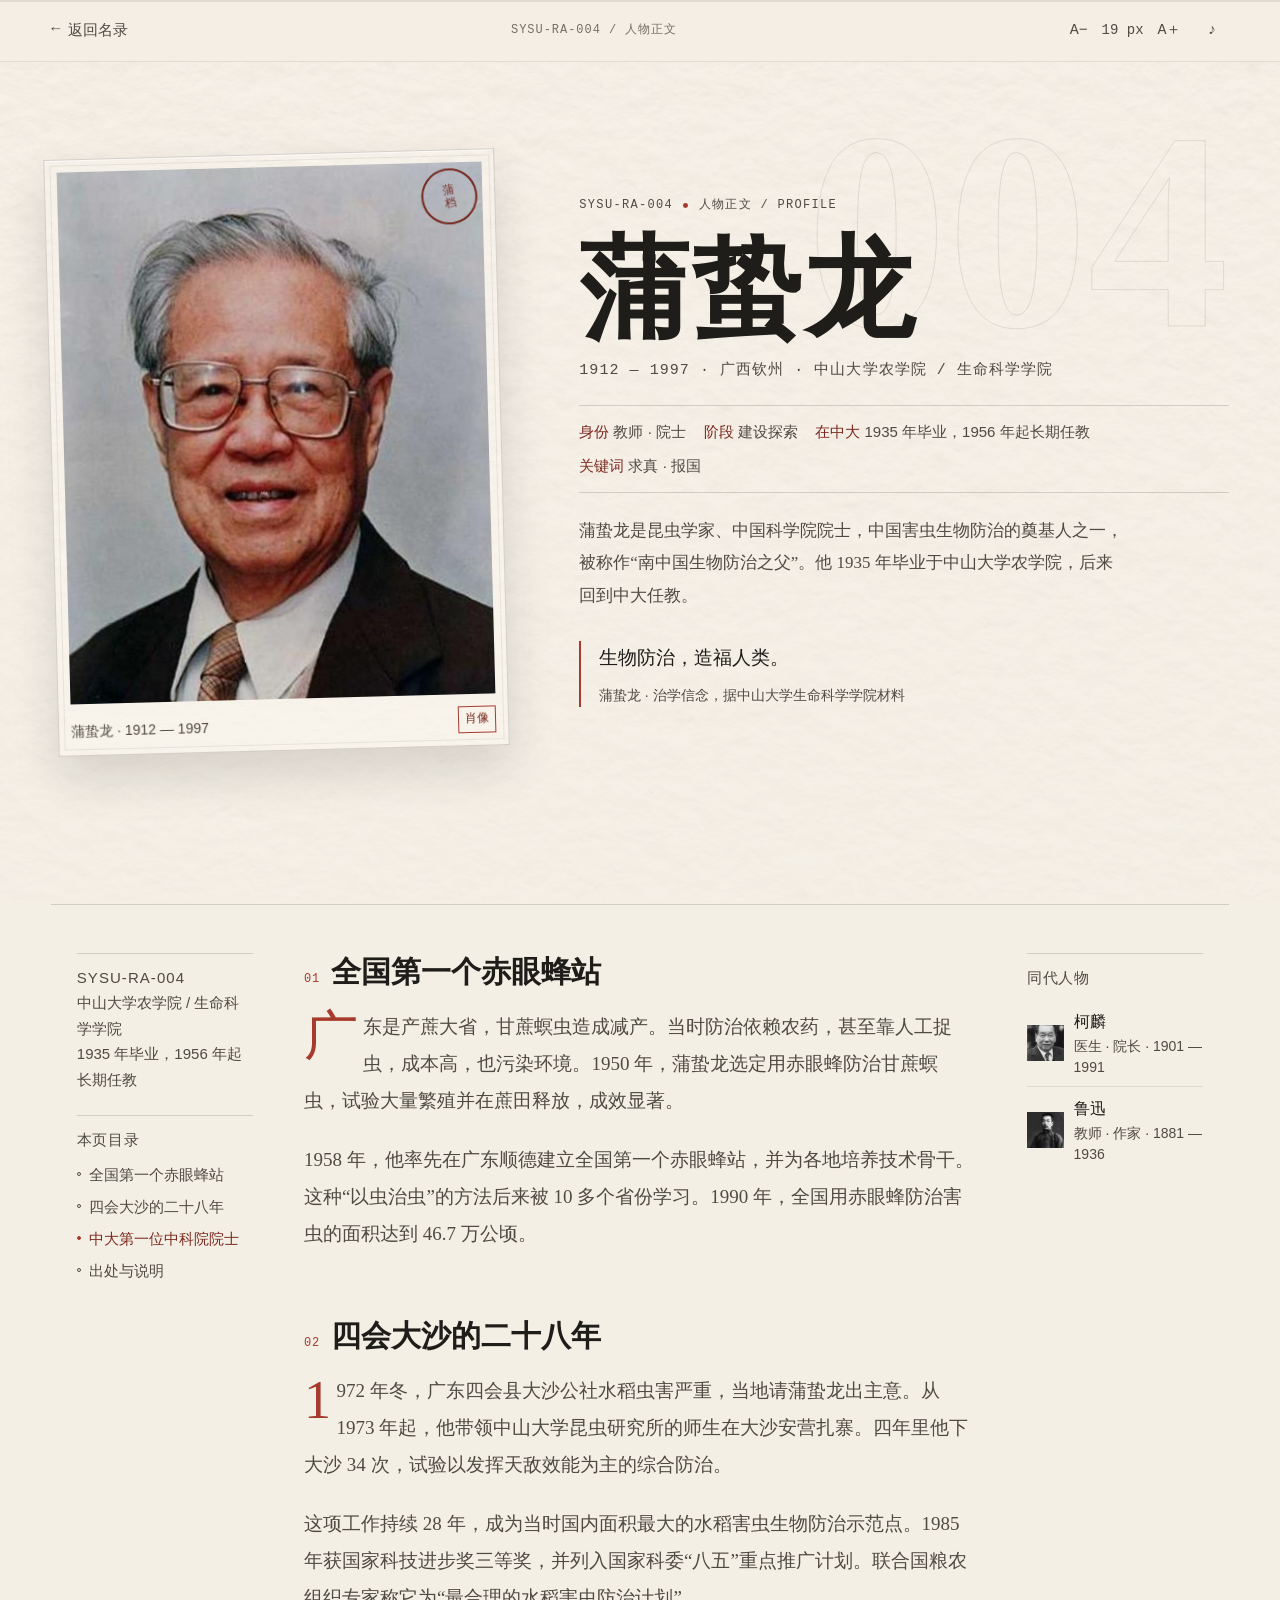
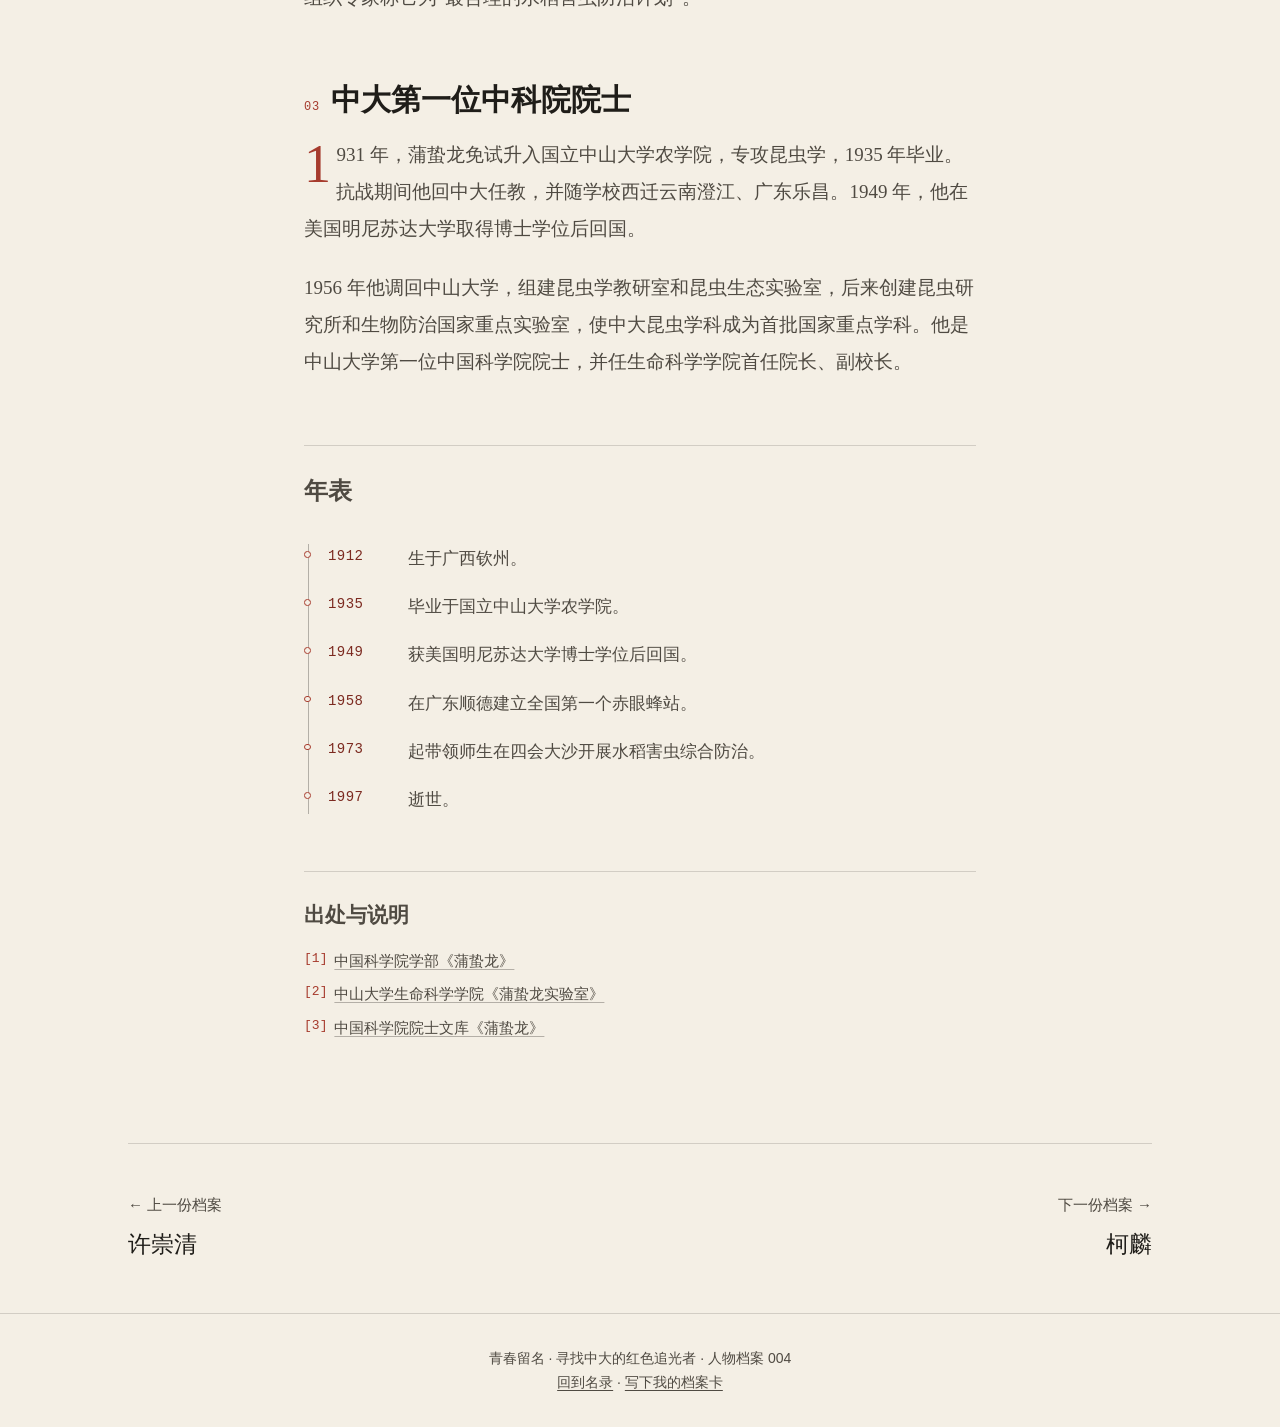
<file: people/pu-zhelong.html>
<!doctype html>
<html lang="zh-CN">
  <head>
    <meta charset="utf-8" />
    <meta name="viewport" content="width=device-width, initial-scale=1, viewport-fit=cover" />
    <meta name="theme-color" content="#f4efe5" />
    <meta name="description" content="蒲蛰龙，1912 — 1997，教师 · 院士。蒲蛰龙是昆虫学家、中国科学院院士，中国害虫生物防治的奠基人之一，被称作“南中国生物防治之父”。他 1935 年毕业于中山大学农学院，后来回到中大任教。" />
    <title>蒲蛰龙 · 青春留名</title>
    <link rel="icon" href="../assets/img/favicon.svg" type="image/svg+xml" />
    <link rel="stylesheet" href="../assets/css/reader.css?v=20261024c" />
    <script>
      document.documentElement.classList.add("js");
    </script>
  </head>
  <body class="reader-page">
    <div class="reader-progress" aria-hidden="true"><span id="readerProgress"></span></div>
    <header class="reader-header">
      <a class="reader-back" id="backToIndex" href="../index.html#roster">
        <span class="back-mark" aria-hidden="true">←</span>
        <span>返回名录</span>
      </a>
      <span class="reader-file-no">SYSU-RA-004 / 人物正文</span>
      <div class="reader-tools">
        <button class="reader-tool" id="sizeDown" type="button" aria-label="缩小正文字号">A−</button>
        <span class="reader-size-readout" id="sizeReadout" aria-live="polite">19 px</span>
        <button class="reader-tool" id="sizeUp" type="button" aria-label="放大正文字号">A＋</button>
        <button class="reader-tool" id="soundToggle" type="button" aria-pressed="false" aria-label="开启声音">
          <span aria-hidden="true">♪</span><span class="sr-only tool-label">声音</span>
        </button>
      </div>
    </header>
    <main class="reader-main">
      <div class="reader-shell">
        <article class="person-hero" data-no="004">
          <figure class="portrait-plate">
            <img
              class="zoomable"
              src="../assets/img/portrait-pu-zhelong.jpg"
              alt="蒲蛰龙肖像"
              width="800"
              height="1000"
              tabindex="0"
              role="button"
              aria-label="放大查看蒲蛰龙的人物影像说明"
              data-caption="蒲蛰龙 · 蒲蛰龙肖像"
              style="view-transition-name: person-pu-zhelong"
            />
            <span class="portrait-stamp" aria-hidden="true">蒲<br />档</span>
            <figcaption class="portrait-caption">
              <span>蒲蛰龙 · 1912 — 1997</span>
              <span class="caption-tag">肖像</span>
            </figcaption>
          </figure>
          <div class="person-intro">
            <p class="person-kicker mono">
              <span>SYSU-RA-004</span>
              <span class="dot" aria-hidden="true"></span>
              <span>人物正文 / PROFILE</span>
            </p>
            <h1 class="person-name">蒲蛰龙</h1>
            <p class="person-life">1912 — 1997 · 广西钦州 · 中山大学农学院 / 生命科学学院</p>
            <div class="person-meta">
              <span><strong>身份</strong> 教师 · 院士</span>
              <span><strong>阶段</strong> 建设探索</span>
              <span><strong>在中大</strong> 1935 年毕业，1956 年起长期任教</span>
              <span><strong>关键词</strong> 求真 · 报国</span>
            </div>
            <p class="person-lede">蒲蛰龙是昆虫学家、中国科学院院士，中国害虫生物防治的奠基人之一，被称作“南中国生物防治之父”。他 1935 年毕业于中山大学农学院，后来回到中大任教。</p>
            <blockquote class="person-quote">生物防治，造福人类。<cite>蒲蛰龙 · 治学信念，据中山大学生命科学学院材料</cite></blockquote>
          </div>
        </article>
        <div class="article-layout">
          <aside class="article-margin" aria-label="档案信息与目录">
            <div class="margin-block">
              <p class="margin-no">SYSU-RA-004</p>
              <p>中山大学农学院 / 生命科学学院<br />1935 年毕业，1956 年起长期任教</p>
            </div>
            <nav class="margin-block" aria-label="本页目录">
              <h2>本页目录</h2>
              <div class="contents-list">
                <a href="#section-1">全国第一个赤眼蜂站</a>
                <a href="#section-2">四会大沙的二十八年</a>
                <a href="#section-3">中大第一位中科院院士</a>
                <a href="#source">出处与说明</a>
              </div>
            </nav>
          </aside>
          <div class="article-prose">
            <section class="article-section" id="section-1" aria-labelledby="section-1-title">
  <h2 id="section-1-title"><span class="section-no">01</span>全国第一个赤眼蜂站</h2>
  <p>广东是产蔗大省，甘蔗螟虫造成减产。当时防治依赖农药，甚至靠人工捉虫，成本高，也污染环境。1950 年，蒲蛰龙选定用赤眼蜂防治甘蔗螟虫，试验大量繁殖并在蔗田释放，成效显著。</p>
  <p>1958 年，他率先在广东顺德建立全国第一个赤眼蜂站，并为各地培养技术骨干。这种“以虫治虫”的方法后来被 10 多个省份学习。1990 年，全国用赤眼蜂防治害虫的面积达到 46.7 万公顷。</p>
</section>
<section class="article-section" id="section-2" aria-labelledby="section-2-title">
  <h2 id="section-2-title"><span class="section-no">02</span>四会大沙的二十八年</h2>
  <p>1972 年冬，广东四会县大沙公社水稻虫害严重，当地请蒲蛰龙出主意。从 1973 年起，他带领中山大学昆虫研究所的师生在大沙安营扎寨。四年里他下大沙 34 次，试验以发挥天敌效能为主的综合防治。</p>
  <p>这项工作持续 28 年，成为当时国内面积最大的水稻害虫生物防治示范点。1985 年获国家科技进步奖三等奖，并列入国家科委“八五”重点推广计划。联合国粮农组织专家称它为“最合理的水稻害虫防治计划”。</p>
</section>
<section class="article-section" id="section-3" aria-labelledby="section-3-title">
  <h2 id="section-3-title"><span class="section-no">03</span>中大第一位中科院院士</h2>
  <p>1931 年，蒲蛰龙免试升入国立中山大学农学院，专攻昆虫学，1935 年毕业。抗战期间他回中大任教，并随学校西迁云南澄江、广东乐昌。1949 年，他在美国明尼苏达大学取得博士学位后回国。</p>
  <p>1956 年他调回中山大学，组建昆虫学教研室和昆虫生态实验室，后来创建昆虫研究所和生物防治国家重点实验室，使中大昆虫学科成为首批国家重点学科。他是中山大学第一位中国科学院院士，并任生命科学学院首任院长、副校长。</p>
</section>
            <section class="article-timeline" aria-labelledby="timelineTitle">
  <h2 id="timelineTitle">年表</h2>
  <ol class="timeline-list">
    <li class="timeline-item"><time>1912</time><p>生于广西钦州。</p></li>
    <li class="timeline-item"><time>1935</time><p>毕业于国立中山大学农学院。</p></li>
    <li class="timeline-item"><time>1949</time><p>获美国明尼苏达大学博士学位后回国。</p></li>
    <li class="timeline-item"><time>1958</time><p>在广东顺德建立全国第一个赤眼蜂站。</p></li>
    <li class="timeline-item"><time>1973</time><p>起带领师生在四会大沙开展水稻害虫综合防治。</p></li>
    <li class="timeline-item"><time>1997</time><p>逝世。</p></li>
  </ol>
</section>
            <section class="article-source" id="source" aria-labelledby="sourceTitle">
  <h2 id="sourceTitle">出处与说明</h2>
  <ol class="source-list">
    <li><a href="https://casad.cas.cn/ysxx2022/ygys/200906/t20090624_1809862.html" target="_blank" rel="noreferrer">中国科学院学部《蒲蛰龙》</a></li>
    <li><a href="https://lifesciences.sysu.edu.cn/zh-hans/article/4911" target="_blank" rel="noreferrer">中山大学生命科学学院《蒲蛰龙实验室》</a></li>
    <li><a href="https://yswk.csdl.ac.cn/ys_detail?casid=1980C20" target="_blank" rel="noreferrer">中国科学院院士文库《蒲蛰龙》</a></li>
  </ol>
</section>
          </div>
          <aside class="article-aside" aria-label="阅读辅助">
  <div class="aside-card">
    <h2>同代人物</h2>
    <a class="aside-person" href="ke-lin.html">
      <img src="../assets/img/portrait-ke-lin.jpg" alt="" width="800" height="1000" loading="lazy" />
      <span>柯麟<small>医生 · 院长 · 1901 — 1991</small></span>
    </a>
    <a class="aside-person" href="lu-xun.html">
      <img src="../assets/img/portrait-lu-xun.jpg" alt="" width="800" height="1000" loading="lazy" />
      <span>鲁迅<small>教师 · 作家 · 1881 — 1936</small></span>
    </a>
  </div>
</aside>
        </div>
        <nav class="reader-pager" aria-label="人物翻页">
  <a class="pager-link" href="xu-chongqing.html">
    <span>← 上一份档案</span>
    <strong>许崇清</strong>
  </a>
  <a class="pager-link" href="ke-lin.html">
    <span>下一份档案 →</span>
    <strong>柯麟</strong>
  </a>
</nav>
      </div>
    </main>
    <footer class="reader-footer">
      <p>青春留名 · 寻找中大的红色追光者 · 人物档案 004</p>
      <p><a href="../index.html#roster">回到名录</a> · <a href="../index.html#coda">写下我的档案卡</a></p>
    </footer>
    <div class="lightbox" id="lightbox" role="dialog" aria-modal="true" aria-labelledby="lightboxCaption" hidden>
      <button class="lightbox-close" id="lightboxClose" type="button" aria-label="关闭图片查看">×</button>
      <figure class="lightbox-figure">
        <img id="lightboxImage" alt="" />
        <figcaption class="lightbox-caption">
          <span id="lightboxCaption"></span>
          <span id="lightboxMeta"></span>
        </figcaption>
      </figure>
    </div>
    <noscript>
      <style>
        .reader-tools { display: none; }
        .fn-inline[hidden] { display: block !important; }
        .fn-close { display: none !important; }
      </style>
    </noscript>
    <script src="../assets/js/app.js?v=20261024c" defer></script>
    <script src="../assets/js/reader.js?v=20261024a" defer></script>
  </body>
</html>
</file>
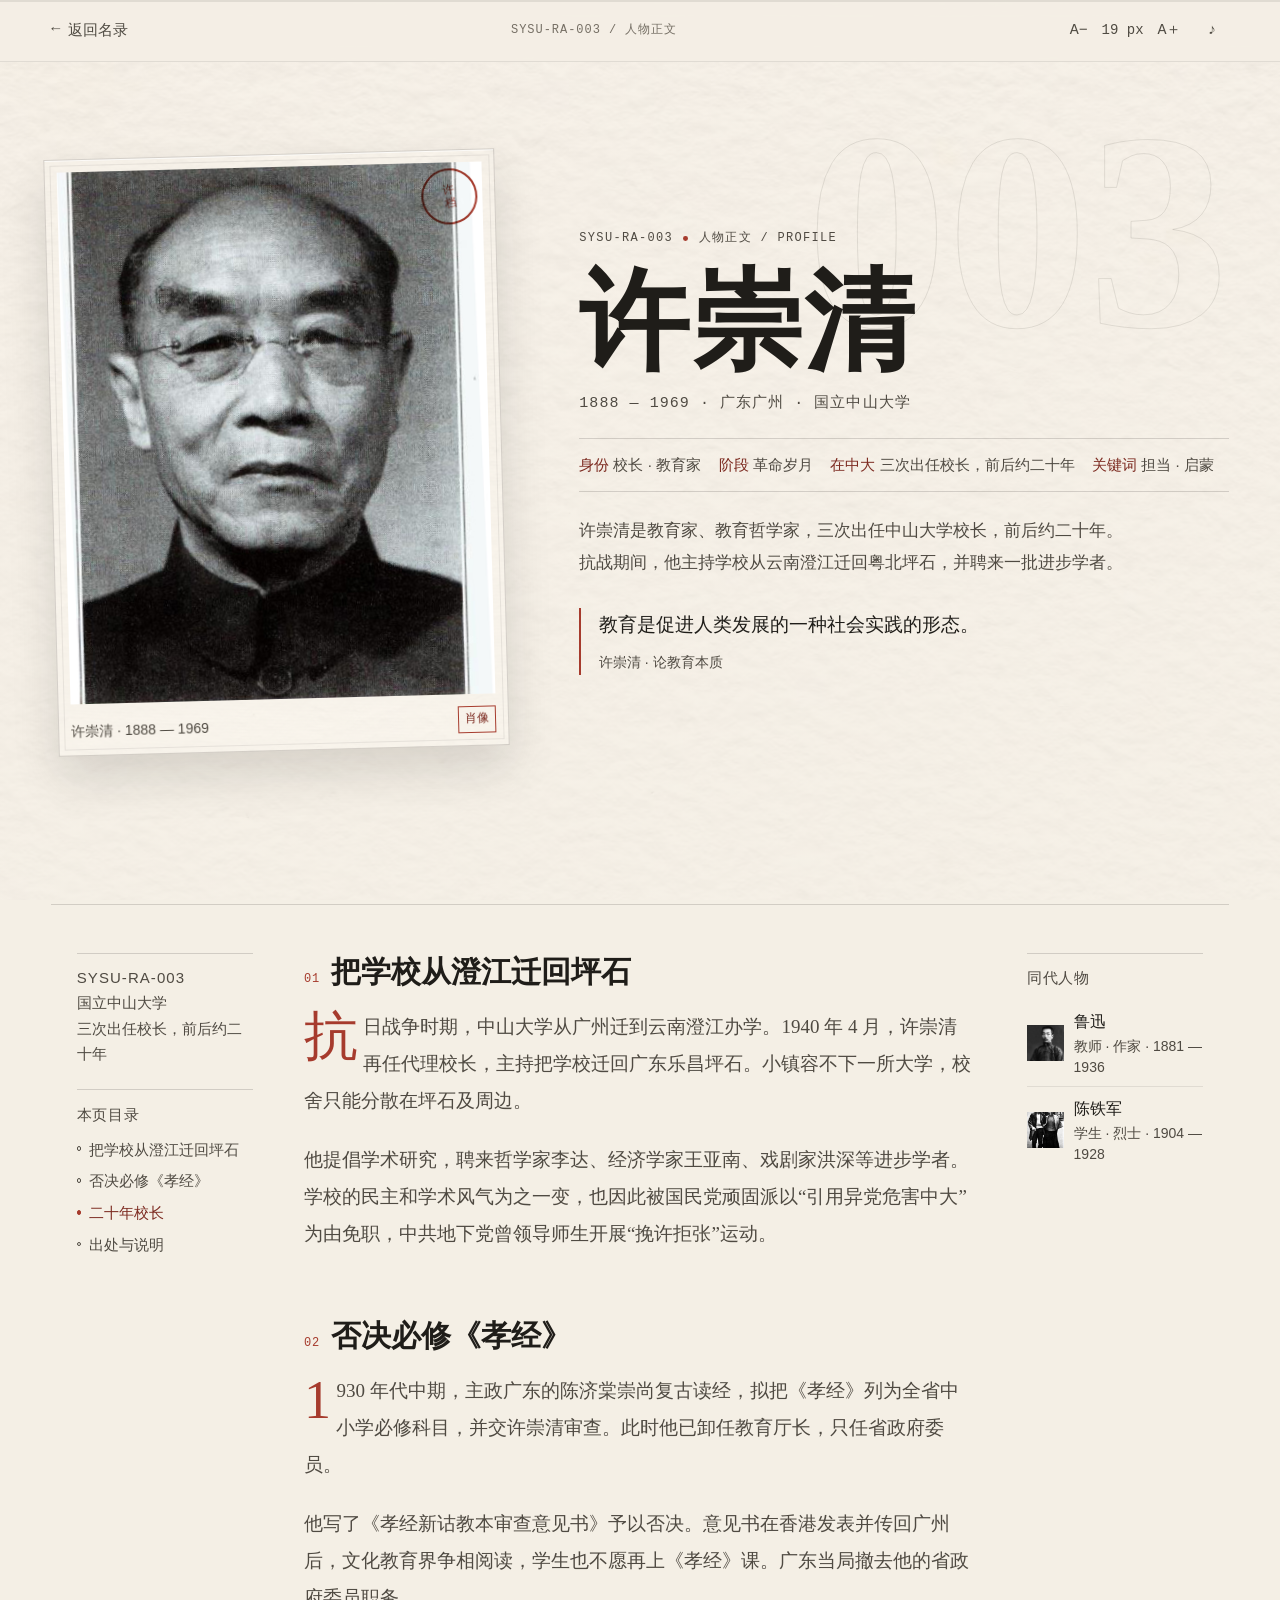
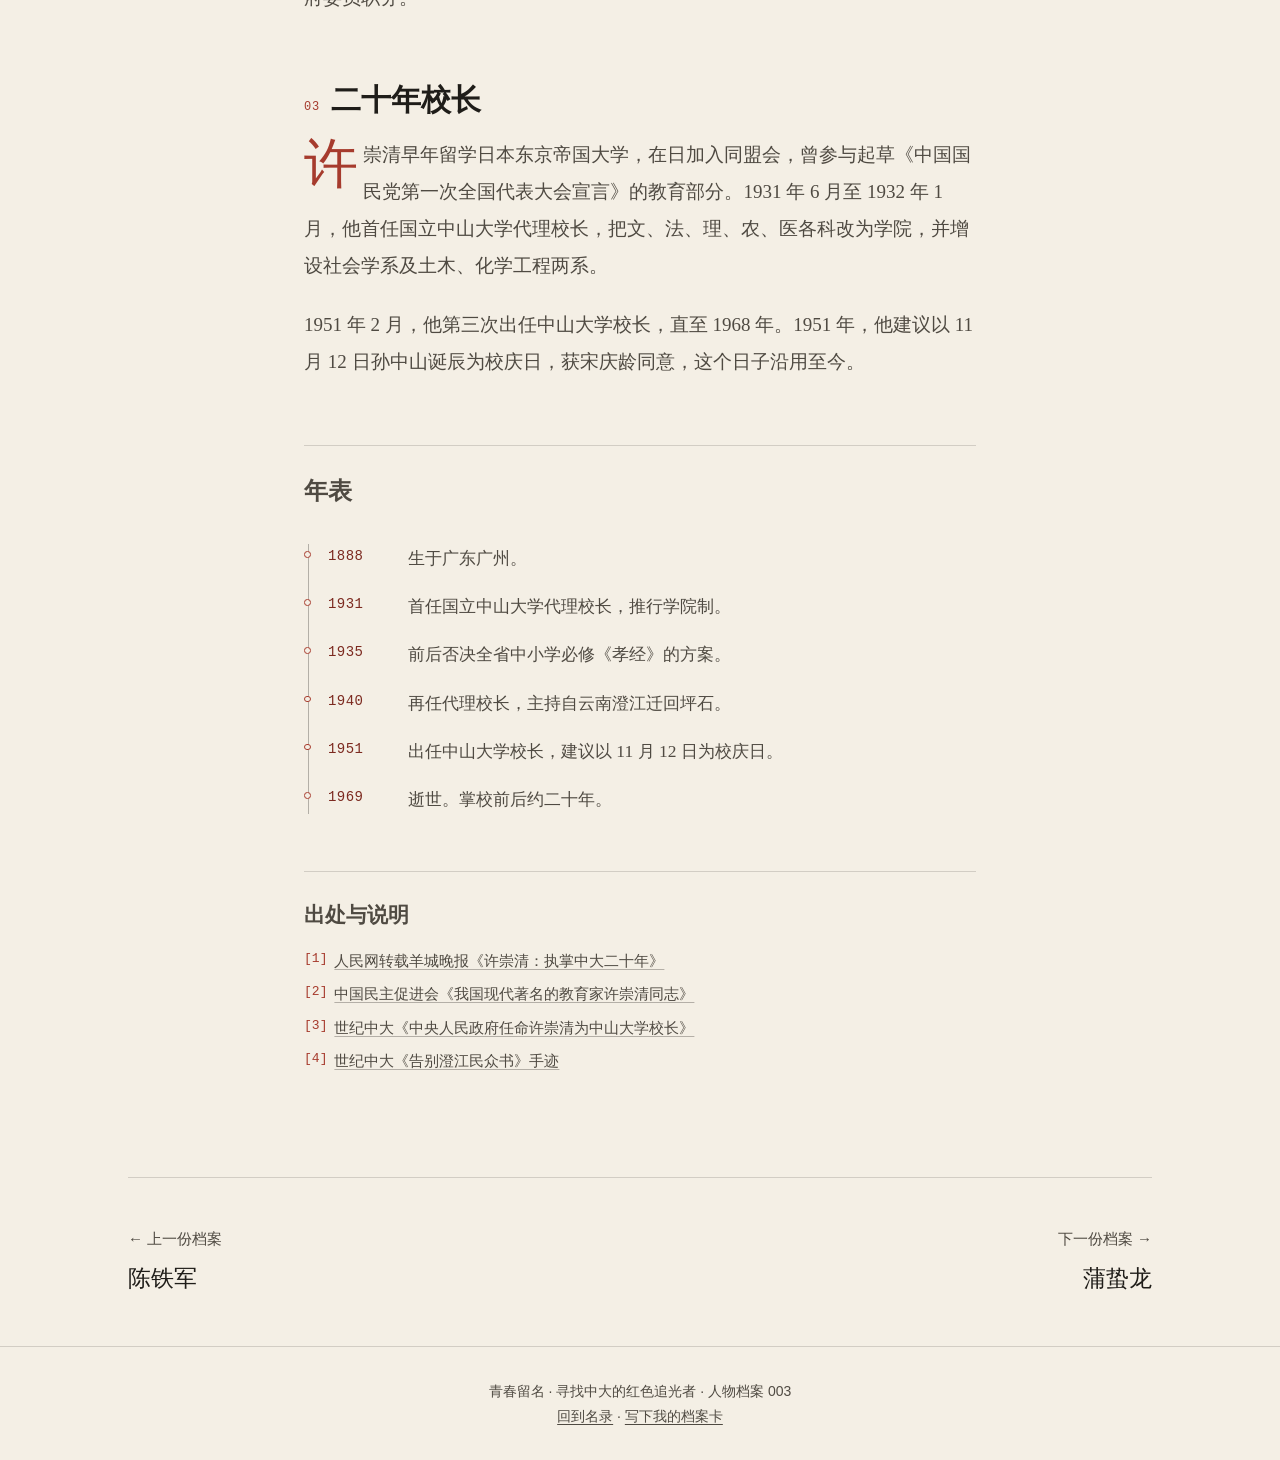
<file: people/xu-chongqing.html>
<!doctype html>
<html lang="zh-CN">
  <head>
    <meta charset="utf-8" />
    <meta name="viewport" content="width=device-width, initial-scale=1, viewport-fit=cover" />
    <meta name="theme-color" content="#f4efe5" />
    <meta name="description" content="许崇清，1888 — 1969，校长 · 教育家。许崇清是教育家、教育哲学家，三次出任中山大学校长，前后约二十年。抗战期间，他主持学校从云南澄江迁回粤北坪石，并聘来一批进步学者。" />
    <title>许崇清 · 青春留名</title>
    <link rel="icon" href="../assets/img/favicon.svg" type="image/svg+xml" />
    <link rel="stylesheet" href="../assets/css/reader.css?v=20261024c" />
    <script>
      document.documentElement.classList.add("js");
    </script>
  </head>
  <body class="reader-page">
    <div class="reader-progress" aria-hidden="true"><span id="readerProgress"></span></div>
    <header class="reader-header">
      <a class="reader-back" id="backToIndex" href="../index.html#roster">
        <span class="back-mark" aria-hidden="true">←</span>
        <span>返回名录</span>
      </a>
      <span class="reader-file-no">SYSU-RA-003 / 人物正文</span>
      <div class="reader-tools">
        <button class="reader-tool" id="sizeDown" type="button" aria-label="缩小正文字号">A−</button>
        <span class="reader-size-readout" id="sizeReadout" aria-live="polite">19 px</span>
        <button class="reader-tool" id="sizeUp" type="button" aria-label="放大正文字号">A＋</button>
        <button class="reader-tool" id="soundToggle" type="button" aria-pressed="false" aria-label="开启声音">
          <span aria-hidden="true">♪</span><span class="sr-only tool-label">声音</span>
        </button>
      </div>
    </header>
    <main class="reader-main">
      <div class="reader-shell">
        <article class="person-hero" data-no="003">
          <figure class="portrait-plate">
            <img
              class="zoomable"
              src="../assets/img/portrait-xu-chongqing.jpg"
              alt="许崇清肖像"
              width="800"
              height="1000"
              tabindex="0"
              role="button"
              aria-label="放大查看许崇清的人物影像说明"
              data-caption="许崇清 · 许崇清肖像"
              style="view-transition-name: person-xu-chongqing"
            />
            <span class="portrait-stamp" aria-hidden="true">许<br />档</span>
            <figcaption class="portrait-caption">
              <span>许崇清 · 1888 — 1969</span>
              <span class="caption-tag">肖像</span>
            </figcaption>
          </figure>
          <div class="person-intro">
            <p class="person-kicker mono">
              <span>SYSU-RA-003</span>
              <span class="dot" aria-hidden="true"></span>
              <span>人物正文 / PROFILE</span>
            </p>
            <h1 class="person-name">许崇清</h1>
            <p class="person-life">1888 — 1969 · 广东广州 · 国立中山大学</p>
            <div class="person-meta">
              <span><strong>身份</strong> 校长 · 教育家</span>
              <span><strong>阶段</strong> 革命岁月</span>
              <span><strong>在中大</strong> 三次出任校长，前后约二十年</span>
              <span><strong>关键词</strong> 担当 · 启蒙</span>
            </div>
            <p class="person-lede">许崇清是教育家、教育哲学家，三次出任中山大学校长，前后约二十年。抗战期间，他主持学校从云南澄江迁回粤北坪石，并聘来一批进步学者。</p>
            <blockquote class="person-quote">教育是促进人类发展的一种社会实践的形态。<cite>许崇清 · 论教育本质</cite></blockquote>
          </div>
        </article>
        <div class="article-layout">
          <aside class="article-margin" aria-label="档案信息与目录">
            <div class="margin-block">
              <p class="margin-no">SYSU-RA-003</p>
              <p>国立中山大学<br />三次出任校长，前后约二十年</p>
            </div>
            <nav class="margin-block" aria-label="本页目录">
              <h2>本页目录</h2>
              <div class="contents-list">
                <a href="#section-1">把学校从澄江迁回坪石</a>
                <a href="#section-2">否决必修《孝经》</a>
                <a href="#section-3">二十年校长</a>
                <a href="#source">出处与说明</a>
              </div>
            </nav>
          </aside>
          <div class="article-prose">
            <section class="article-section" id="section-1" aria-labelledby="section-1-title">
  <h2 id="section-1-title"><span class="section-no">01</span>把学校从澄江迁回坪石</h2>
  <p>抗日战争时期，中山大学从广州迁到云南澄江办学。1940 年 4 月，许崇清再任代理校长，主持把学校迁回广东乐昌坪石。小镇容不下一所大学，校舍只能分散在坪石及周边。</p>
  <p>他提倡学术研究，聘来哲学家李达、经济学家王亚南、戏剧家洪深等进步学者。学校的民主和学术风气为之一变，也因此被国民党顽固派以“引用异党危害中大”为由免职，中共地下党曾领导师生开展“挽许拒张”运动。</p>
</section>
<section class="article-section" id="section-2" aria-labelledby="section-2-title">
  <h2 id="section-2-title"><span class="section-no">02</span>否决必修《孝经》</h2>
  <p>1930 年代中期，主政广东的陈济棠崇尚复古读经，拟把《孝经》列为全省中小学必修科目，并交许崇清审查。此时他已卸任教育厅长，只任省政府委员。</p>
  <p>他写了《孝经新诂教本审查意见书》予以否决。意见书在香港发表并传回广州后，文化教育界争相阅读，学生也不愿再上《孝经》课。广东当局撤去他的省政府委员职务。</p>
</section>
<section class="article-section" id="section-3" aria-labelledby="section-3-title">
  <h2 id="section-3-title"><span class="section-no">03</span>二十年校长</h2>
  <p>许崇清早年留学日本东京帝国大学，在日加入同盟会，曾参与起草《中国国民党第一次全国代表大会宣言》的教育部分。1931 年 6 月至 1932 年 1 月，他首任国立中山大学代理校长，把文、法、理、农、医各科改为学院，并增设社会学系及土木、化学工程两系。</p>
  <p>1951 年 2 月，他第三次出任中山大学校长，直至 1968 年。1951 年，他建议以 11 月 12 日孙中山诞辰为校庆日，获宋庆龄同意，这个日子沿用至今。</p>
</section>
            <section class="article-timeline" aria-labelledby="timelineTitle">
  <h2 id="timelineTitle">年表</h2>
  <ol class="timeline-list">
    <li class="timeline-item"><time>1888</time><p>生于广东广州。</p></li>
    <li class="timeline-item"><time>1931</time><p>首任国立中山大学代理校长，推行学院制。</p></li>
    <li class="timeline-item"><time>1935</time><p>前后否决全省中小学必修《孝经》的方案。</p></li>
    <li class="timeline-item"><time>1940</time><p>再任代理校长，主持自云南澄江迁回坪石。</p></li>
    <li class="timeline-item"><time>1951</time><p>出任中山大学校长，建议以 11 月 12 日为校庆日。</p></li>
    <li class="timeline-item"><time>1969</time><p>逝世。掌校前后约二十年。</p></li>
  </ol>
</section>
            <section class="article-source" id="source" aria-labelledby="sourceTitle">
  <h2 id="sourceTitle">出处与说明</h2>
  <ol class="source-list">
    <li><a href="http://www.people.com.cn/24hour/n/2013/0912/c25408-22901334.html" target="_blank" rel="noreferrer">人民网转载羊城晚报《许崇清：执掌中大二十年》</a></li>
    <li><a href="https://www.mj.org.cn/hszl/hsgc/201911/t20191125_101113.htm" target="_blank" rel="noreferrer">中国民主促进会《我国现代著名的教育家许崇清同志》</a></li>
    <li><a href="https://sysu100.sysu.edu.cn/info/1181/3521.htm" target="_blank" rel="noreferrer">世纪中大《中央人民政府任命许崇清为中山大学校长》</a></li>
    <li><a href="https://sysu100.sysu.edu.cn/info/1181/3641.htm" target="_blank" rel="noreferrer">世纪中大《告别澄江民众书》手迹</a></li>
  </ol>
</section>
          </div>
          <aside class="article-aside" aria-label="阅读辅助">
  <div class="aside-card">
    <h2>同代人物</h2>
    <a class="aside-person" href="lu-xun.html">
      <img src="../assets/img/portrait-lu-xun.jpg" alt="" width="800" height="1000" loading="lazy" />
      <span>鲁迅<small>教师 · 作家 · 1881 — 1936</small></span>
    </a>
    <a class="aside-person" href="chen-tiejun.html">
      <img src="../assets/img/portrait-chen-tiejun.jpg" alt="" width="800" height="1000" loading="lazy" />
      <span>陈铁军<small>学生 · 烈士 · 1904 — 1928</small></span>
    </a>
  </div>
</aside>
        </div>
        <nav class="reader-pager" aria-label="人物翻页">
  <a class="pager-link" href="chen-tiejun.html">
    <span>← 上一份档案</span>
    <strong>陈铁军</strong>
  </a>
  <a class="pager-link" href="pu-zhelong.html">
    <span>下一份档案 →</span>
    <strong>蒲蛰龙</strong>
  </a>
</nav>
      </div>
    </main>
    <footer class="reader-footer">
      <p>青春留名 · 寻找中大的红色追光者 · 人物档案 003</p>
      <p><a href="../index.html#roster">回到名录</a> · <a href="../index.html#coda">写下我的档案卡</a></p>
    </footer>
    <div class="lightbox" id="lightbox" role="dialog" aria-modal="true" aria-labelledby="lightboxCaption" hidden>
      <button class="lightbox-close" id="lightboxClose" type="button" aria-label="关闭图片查看">×</button>
      <figure class="lightbox-figure">
        <img id="lightboxImage" alt="" />
        <figcaption class="lightbox-caption">
          <span id="lightboxCaption"></span>
          <span id="lightboxMeta"></span>
        </figcaption>
      </figure>
    </div>
    <noscript>
      <style>
        .reader-tools { display: none; }
        .fn-inline[hidden] { display: block !important; }
        .fn-close { display: none !important; }
      </style>
    </noscript>
    <script src="../assets/js/app.js?v=20261024c" defer></script>
    <script src="../assets/js/reader.js?v=20261024a" defer></script>
  </body>
</html>
</file>
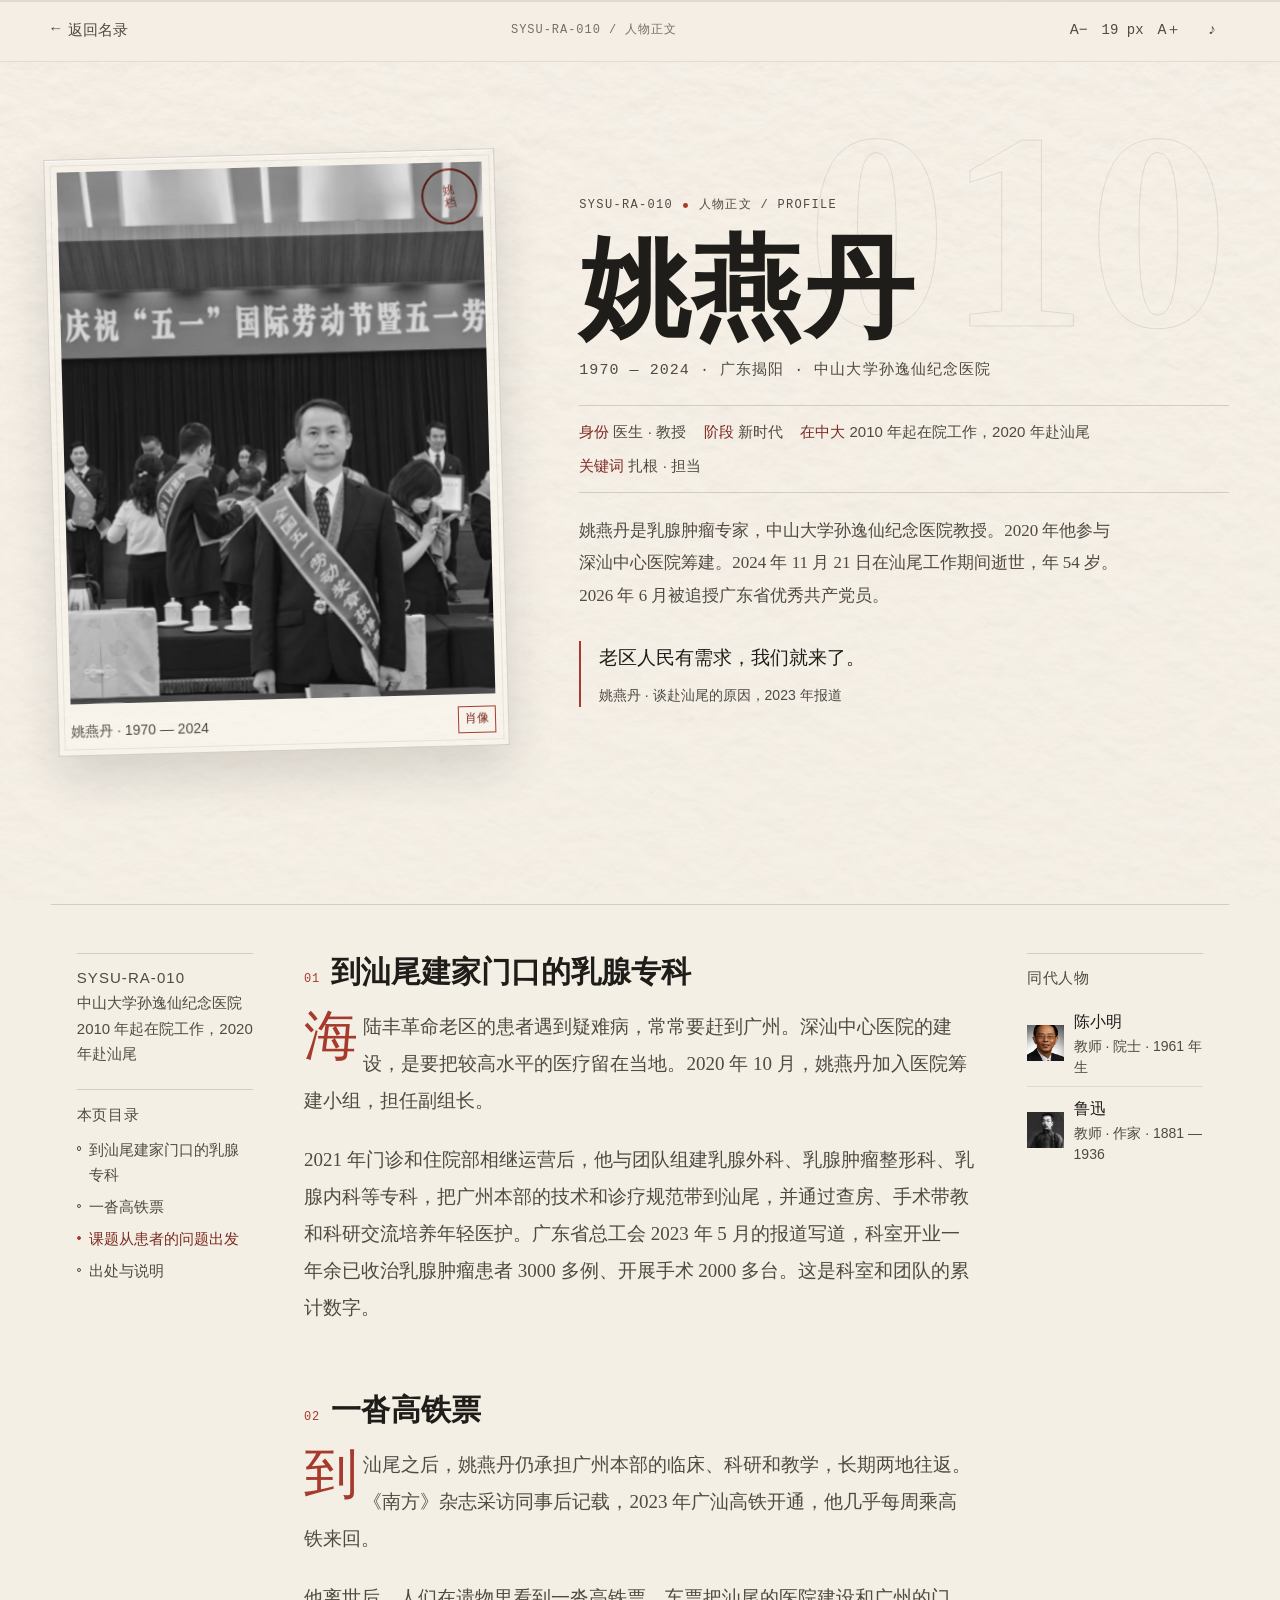
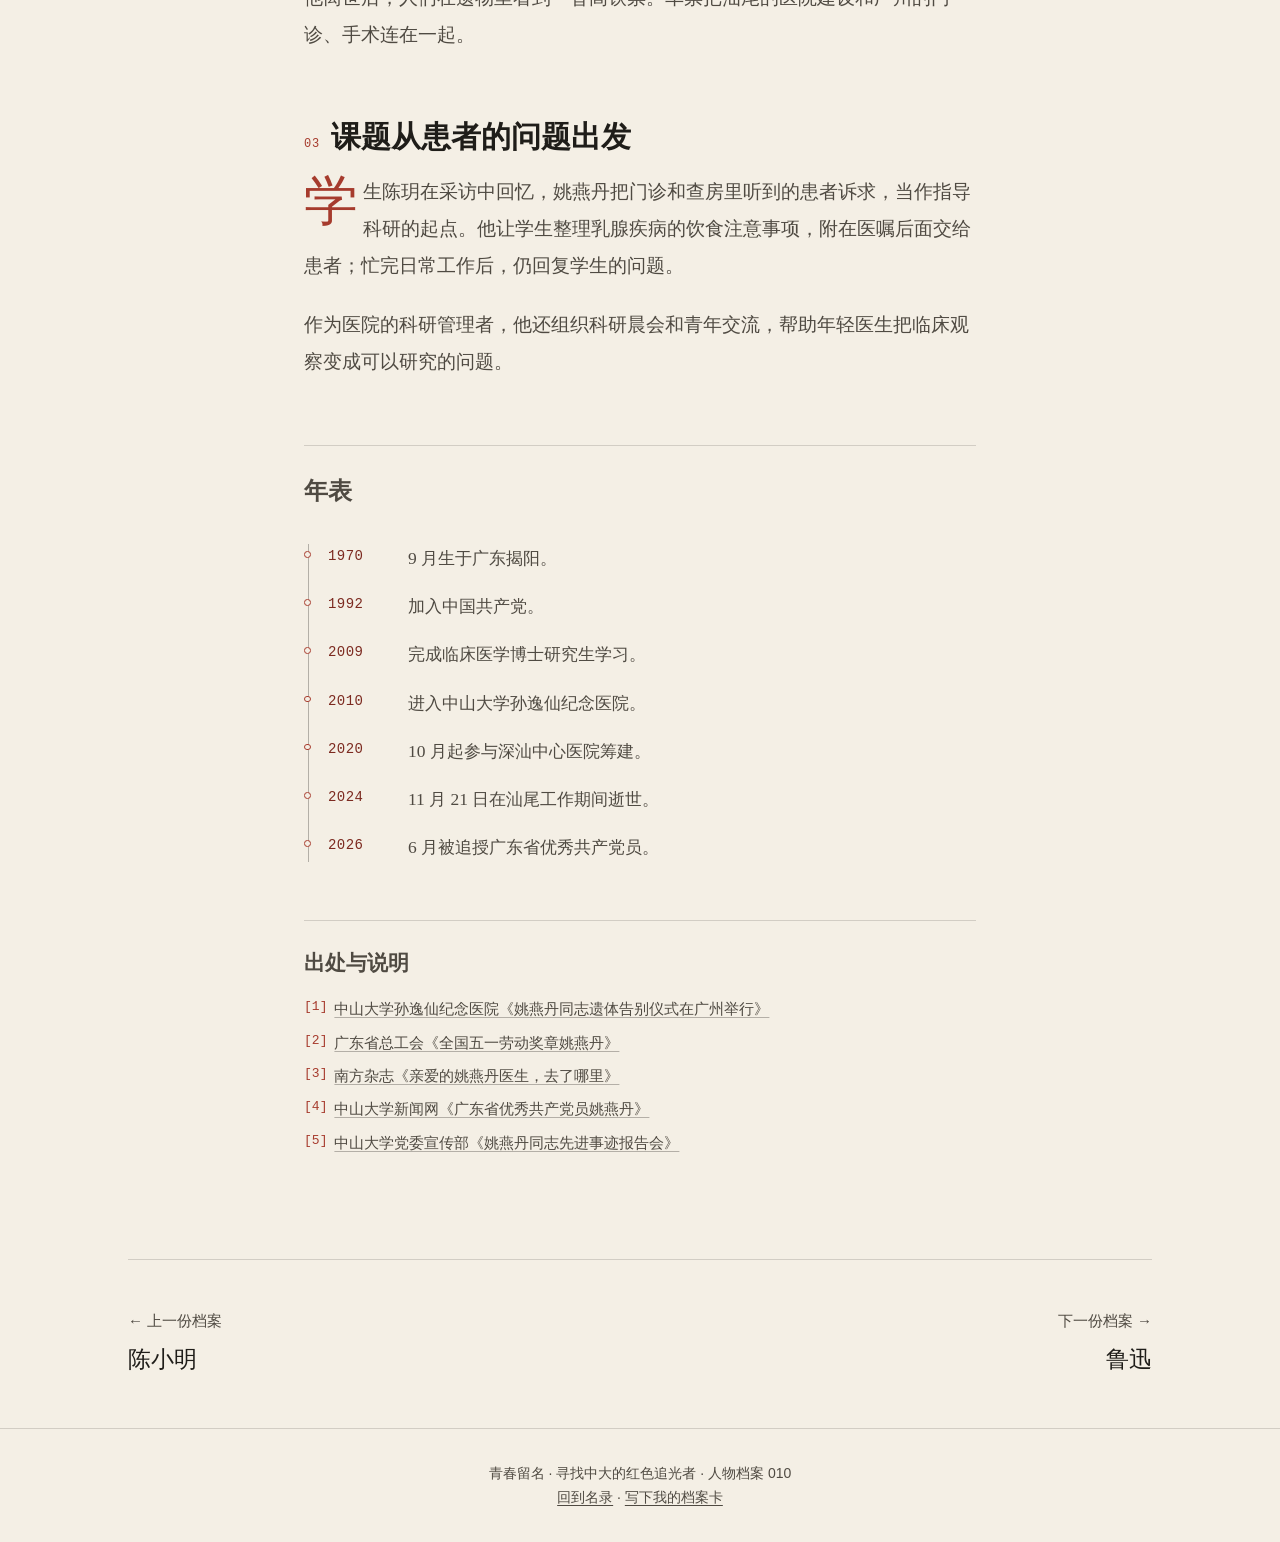
<file: people/yao-yandan.html>
<!doctype html>
<html lang="zh-CN">
  <head>
    <meta charset="utf-8" />
    <meta name="viewport" content="width=device-width, initial-scale=1, viewport-fit=cover" />
    <meta name="theme-color" content="#f4efe5" />
    <meta name="description" content="姚燕丹，1970 — 2024，医生 · 教授。姚燕丹是乳腺肿瘤专家，中山大学孙逸仙纪念医院教授。2020 年他参与深汕中心医院筹建。2024 年 11 月 21 日在汕尾工作期间逝世，年 54 岁。2026 年 6 月被追授广东省优秀共产党员。" />
    <title>姚燕丹 · 青春留名</title>
    <link rel="icon" href="../assets/img/favicon.svg" type="image/svg+xml" />
    <link rel="stylesheet" href="../assets/css/reader.css?v=20261024c" />
    <script>
      document.documentElement.classList.add("js");
    </script>
  </head>
  <body class="reader-page">
    <div class="reader-progress" aria-hidden="true"><span id="readerProgress"></span></div>
    <header class="reader-header">
      <a class="reader-back" id="backToIndex" href="../index.html#roster">
        <span class="back-mark" aria-hidden="true">←</span>
        <span>返回名录</span>
      </a>
      <span class="reader-file-no">SYSU-RA-010 / 人物正文</span>
      <div class="reader-tools">
        <button class="reader-tool" id="sizeDown" type="button" aria-label="缩小正文字号">A−</button>
        <span class="reader-size-readout" id="sizeReadout" aria-live="polite">19 px</span>
        <button class="reader-tool" id="sizeUp" type="button" aria-label="放大正文字号">A＋</button>
        <button class="reader-tool" id="soundToggle" type="button" aria-pressed="false" aria-label="开启声音">
          <span aria-hidden="true">♪</span><span class="sr-only tool-label">声音</span>
        </button>
      </div>
    </header>
    <main class="reader-main">
      <div class="reader-shell">
        <article class="person-hero" data-no="010">
          <figure class="portrait-plate">
            <img
              class="zoomable"
              src="../assets/img/portrait-yao-yandan.png"
              alt="姚燕丹，2023年广东省五一劳动奖表彰大会，画面正中佩绶带者为姚燕丹"
              width="800"
              height="1000"
              tabindex="0"
              role="button"
              aria-label="放大查看姚燕丹的人物影像说明"
              data-caption="姚燕丹 · 2023年广东省五一劳动奖表彰大会，画面正中佩绶带者为姚燕丹"
              style="view-transition-name: person-yao-yandan"
            />
            <span class="portrait-stamp" aria-hidden="true">姚<br />档</span>
            <figcaption class="portrait-caption">
              <span>姚燕丹 · 1970 — 2024</span>
              <span class="caption-tag">肖像</span>
            </figcaption>
          </figure>
          <div class="person-intro">
            <p class="person-kicker mono">
              <span>SYSU-RA-010</span>
              <span class="dot" aria-hidden="true"></span>
              <span>人物正文 / PROFILE</span>
            </p>
            <h1 class="person-name">姚燕丹</h1>
            <p class="person-life">1970 — 2024 · 广东揭阳 · 中山大学孙逸仙纪念医院</p>
            <div class="person-meta">
              <span><strong>身份</strong> 医生 · 教授</span>
              <span><strong>阶段</strong> 新时代</span>
              <span><strong>在中大</strong> 2010 年起在院工作，2020 年赴汕尾</span>
              <span><strong>关键词</strong> 扎根 · 担当</span>
            </div>
            <p class="person-lede">姚燕丹是乳腺肿瘤专家，中山大学孙逸仙纪念医院教授。2020 年他参与深汕中心医院筹建。2024 年 11 月 21 日在汕尾工作期间逝世，年 54 岁。2026 年 6 月被追授广东省优秀共产党员。</p>
            <blockquote class="person-quote">老区人民有需求，我们就来了。<cite>姚燕丹 · 谈赴汕尾的原因，2023 年报道</cite></blockquote>
          </div>
        </article>
        <div class="article-layout">
          <aside class="article-margin" aria-label="档案信息与目录">
            <div class="margin-block">
              <p class="margin-no">SYSU-RA-010</p>
              <p>中山大学孙逸仙纪念医院<br />2010 年起在院工作，2020 年赴汕尾</p>
            </div>
            <nav class="margin-block" aria-label="本页目录">
              <h2>本页目录</h2>
              <div class="contents-list">
                <a href="#section-1">到汕尾建家门口的乳腺专科</a>
                <a href="#section-2">一沓高铁票</a>
                <a href="#section-3">课题从患者的问题出发</a>
                <a href="#source">出处与说明</a>
              </div>
            </nav>
          </aside>
          <div class="article-prose">
            <section class="article-section" id="section-1" aria-labelledby="section-1-title">
  <h2 id="section-1-title"><span class="section-no">01</span>到汕尾建家门口的乳腺专科</h2>
  <p>海陆丰革命老区的患者遇到疑难病，常常要赶到广州。深汕中心医院的建设，是要把较高水平的医疗留在当地。2020 年 10 月，姚燕丹加入医院筹建小组，担任副组长。</p>
  <p>2021 年门诊和住院部相继运营后，他与团队组建乳腺外科、乳腺肿瘤整形科、乳腺内科等专科，把广州本部的技术和诊疗规范带到汕尾，并通过查房、手术带教和科研交流培养年轻医护。广东省总工会 2023 年 5 月的报道写道，科室开业一年余已收治乳腺肿瘤患者 3000 多例、开展手术 2000 多台。这是科室和团队的累计数字。</p>
</section>
<section class="article-section" id="section-2" aria-labelledby="section-2-title">
  <h2 id="section-2-title"><span class="section-no">02</span>一沓高铁票</h2>
  <p>到汕尾之后，姚燕丹仍承担广州本部的临床、科研和教学，长期两地往返。《南方》杂志采访同事后记载，2023 年广汕高铁开通，他几乎每周乘高铁来回。</p>
  <p>他离世后，人们在遗物里看到一沓高铁票。车票把汕尾的医院建设和广州的门诊、手术连在一起。</p>
</section>
<section class="article-section" id="section-3" aria-labelledby="section-3-title">
  <h2 id="section-3-title"><span class="section-no">03</span>课题从患者的问题出发</h2>
  <p>学生陈玥在采访中回忆，姚燕丹把门诊和查房里听到的患者诉求，当作指导科研的起点。他让学生整理乳腺疾病的饮食注意事项，附在医嘱后面交给患者；忙完日常工作后，仍回复学生的问题。</p>
  <p>作为医院的科研管理者，他还组织科研晨会和青年交流，帮助年轻医生把临床观察变成可以研究的问题。</p>
</section>
            <section class="article-timeline" aria-labelledby="timelineTitle">
  <h2 id="timelineTitle">年表</h2>
  <ol class="timeline-list">
    <li class="timeline-item"><time>1970</time><p>9 月生于广东揭阳。</p></li>
    <li class="timeline-item"><time>1992</time><p>加入中国共产党。</p></li>
    <li class="timeline-item"><time>2009</time><p>完成临床医学博士研究生学习。</p></li>
    <li class="timeline-item"><time>2010</time><p>进入中山大学孙逸仙纪念医院。</p></li>
    <li class="timeline-item"><time>2020</time><p>10 月起参与深汕中心医院筹建。</p></li>
    <li class="timeline-item"><time>2024</time><p>11 月 21 日在汕尾工作期间逝世。</p></li>
    <li class="timeline-item"><time>2026</time><p>6 月被追授广东省优秀共产党员。</p></li>
  </ol>
</section>
            <section class="article-source" id="source" aria-labelledby="sourceTitle">
  <h2 id="sourceTitle">出处与说明</h2>
  <ol class="source-list">
    <li><a href="https://www.gzsys.org.cn/article/28797" target="_blank" rel="noreferrer">中山大学孙逸仙纪念医院《姚燕丹同志遗体告别仪式在广州举行》</a></li>
    <li><a href="https://www.gdftu.org.cn/ztzl/51bz/laomo/geren/content/post_1053546.html" target="_blank" rel="noreferrer">广东省总工会《全国五一劳动奖章姚燕丹》</a></li>
    <li><a href="https://www.nfzz.net.cn/node_c838645a4d/89eb531f02.shtml" target="_blank" rel="noreferrer">南方杂志《亲爱的姚燕丹医生，去了哪里》</a></li>
    <li><a href="https://www.sysu.edu.cn/news/info/2171/1403061.htm" target="_blank" rel="noreferrer">中山大学新闻网《广东省优秀共产党员姚燕丹》</a></li>
    <li><a href="https://www.sysu.edu.cn/news/info/1881/1418151.htm" target="_blank" rel="noreferrer">中山大学党委宣传部《姚燕丹同志先进事迹报告会》</a></li>
  </ol>
</section>
          </div>
          <aside class="article-aside" aria-label="阅读辅助">
  <div class="aside-card">
    <h2>同代人物</h2>
    <a class="aside-person" href="chen-xiaoming.html">
      <img src="../assets/img/portrait-chen-xiaoming.jpg" alt="" width="800" height="1000" loading="lazy" />
      <span>陈小明<small>教师 · 院士 · 1961 年生</small></span>
    </a>
    <a class="aside-person" href="lu-xun.html">
      <img src="../assets/img/portrait-lu-xun.jpg" alt="" width="800" height="1000" loading="lazy" />
      <span>鲁迅<small>教师 · 作家 · 1881 — 1936</small></span>
    </a>
  </div>
</aside>
        </div>
        <nav class="reader-pager" aria-label="人物翻页">
  <a class="pager-link" href="chen-xiaoming.html">
    <span>← 上一份档案</span>
    <strong>陈小明</strong>
  </a>
  <a class="pager-link" href="lu-xun.html">
    <span>下一份档案 →</span>
    <strong>鲁迅</strong>
  </a>
</nav>
      </div>
    </main>
    <footer class="reader-footer">
      <p>青春留名 · 寻找中大的红色追光者 · 人物档案 010</p>
      <p><a href="../index.html#roster">回到名录</a> · <a href="../index.html#coda">写下我的档案卡</a></p>
    </footer>
    <div class="lightbox" id="lightbox" role="dialog" aria-modal="true" aria-labelledby="lightboxCaption" hidden>
      <button class="lightbox-close" id="lightboxClose" type="button" aria-label="关闭图片查看">×</button>
      <figure class="lightbox-figure">
        <img id="lightboxImage" alt="" />
        <figcaption class="lightbox-caption">
          <span id="lightboxCaption"></span>
          <span id="lightboxMeta"></span>
        </figcaption>
      </figure>
    </div>
    <noscript>
      <style>
        .reader-tools { display: none; }
        .fn-inline[hidden] { display: block !important; }
        .fn-close { display: none !important; }
      </style>
    </noscript>
    <script src="../assets/js/app.js?v=20261024c" defer></script>
    <script src="../assets/js/reader.js?v=20261024a" defer></script>
  </body>
</html>
</file>
<file: assets/css/main.css>
@import url("tokens.css?v=20261023c");
@import url("base.css?v=20261023c");
@import url("motion.css?v=20261019g");

/* ============================================================
   站点外壳
   ============================================================ */

.reading-progress {
  position: fixed;
  inset-block-start: 0;
  inset-inline: 0;
  height: 2px;
  z-index: var(--z-header);
  background: rgba(31, 29, 25, 0.08);
  pointer-events: none;
}

.reading-progress span {
  display: block;
  width: 0%;
  height: 100%;
  background: var(--cinnabar);
  transition: width 80ms linear;
}

.site-header {
  position: fixed;
  inset-block-start: 0;
  inset-inline: 0;
  z-index: var(--z-header);
  display: flex;
  align-items: center;
  justify-content: space-between;
  gap: 2rem;
  padding: 1.15rem var(--gutter);
  pointer-events: none;
  transition:
    background-color var(--dur-ui) var(--ease-out),
    box-shadow var(--dur-ui) var(--ease-out),
    padding var(--dur-ui) var(--ease-out);
}

.site-header > * {
  pointer-events: auto;
}

.site-header.is-scrolled {
  padding-block: 0.7rem;
  background: rgba(244, 239, 229, 0.93);
  background: color-mix(in srgb, var(--paper) 93%, transparent);
  box-shadow: 0 1px 0 var(--line-soft);
  backdrop-filter: blur(10px);
}

.brand {
  display: flex;
  align-items: center;
  gap: 0.85rem;
  color: var(--ink);
  text-decoration: none;
}

.brand-mark {
  display: grid;
  width: 2rem;
  height: 2rem;
  place-items: center;
  background: var(--cinnabar);
  color: var(--paper-raised);
  font-family: var(--font-display);
  font-size: 0.95rem;
  line-height: 1;
  box-shadow: inset 0 0 0 2px rgba(250, 246, 238, 0.18);
}

.brand-copy {
  display: flex;
  align-items: baseline;
  gap: 0.7rem;
}

.brand-title {
  font-family: var(--font-display);
  font-size: 1.02rem;
  font-weight: 600;
  letter-spacing: 0.03em;
}

.brand-sub {
  font-family: var(--font-mono);
  font-size: var(--text-support);
  letter-spacing: 0.14em;
  color: var(--ink-2);
  text-transform: uppercase;
}

.header-tools {
  display: flex;
  align-items: center;
  gap: 0.35rem;
}

.icon-button {
  display: inline-flex;
  align-items: center;
  justify-content: center;
  gap: 0.4rem;
  min-width: 2.35rem;
  min-height: 2.35rem;
  padding: 0.45rem 0.65rem;
  border: 1px solid transparent;
  border-radius: var(--radius);
  color: var(--ink-2);
  font-family: var(--font-ui);
  font-size: var(--text-control);
  line-height: 1;
  transition:
    color var(--dur-tap) var(--ease-out),
    border-color var(--dur-tap) var(--ease-out),
    background-color var(--dur-tap) var(--ease-out);
}

.icon-button:hover {
  border-color: var(--line);
  background: var(--paper-raised);
  color: var(--ink);
}

.icon-button[aria-pressed="true"] {
  border-color: var(--cinnabar);
  color: var(--cinnabar-deep);
}

.icon {
  width: 1rem;
  height: 1rem;
  flex: 0 0 auto;
}

/* 右侧章节轨 */
.chapter-rail {
  position: fixed;
  inset-inline-end: 1.35rem;
  inset-block-start: 50%;
  z-index: var(--z-rail);
  display: flex;
  flex-direction: column;
  align-items: flex-end;
  gap: 0;
  transform: translateY(-50%);
}

.chapter-rail::before {
  content: "";
  position: absolute;
  inset-block: 0.8rem;
  inset-inline-end: 0.36rem;
  width: 1px;
  background: var(--line);
}

.rail-item {
  position: relative;
  display: flex;
  align-items: center;
  justify-content: flex-end;
  gap: 0.7rem;
  min-height: 2.6rem;
  padding-inline-end: 1.15rem;
  color: var(--ink-2);
  font-family: var(--font-ui);
  font-size: var(--text-control);
  text-decoration: none;
  transition: color var(--dur-ui) var(--ease-out);
}

.rail-item::after {
  content: "";
  position: absolute;
  inset-inline-end: 0.2rem;
  width: 0.35rem;
  height: 0.35rem;
  border: 1px solid var(--ink-3);
  border-radius: 50%;
  background: var(--paper);
  transition:
    background-color var(--dur-ui) var(--ease-out),
    border-color var(--dur-ui) var(--ease-out),
    transform var(--dur-ui) var(--ease-out);
}

.rail-item .rail-no {
  font-family: var(--font-mono);
  font-size: var(--text-micro);
  letter-spacing: 0.08em;
  opacity: 0;
  transform: translateX(0.35rem);
  transition:
    opacity var(--dur-ui) var(--ease-out),
    transform var(--dur-ui) var(--ease-out);
}

.rail-item .rail-name {
  opacity: 0;
  transform: translateX(0.35rem);
  transition:
    opacity var(--dur-ui) var(--ease-out),
    transform var(--dur-ui) var(--ease-out);
}

.chapter-rail:hover .rail-item .rail-no,
.chapter-rail:hover .rail-item .rail-name,
.rail-item:focus-visible .rail-no,
.rail-item:focus-visible .rail-name,
.rail-item.is-current .rail-no,
.rail-item.is-current .rail-name {
  opacity: 1;
  transform: translateX(0);
}

.rail-item:hover,
.rail-item.is-current {
  color: var(--cinnabar-deep);
}

.rail-item.is-current::after {
  border-color: var(--cinnabar);
  background: var(--cinnabar);
  transform: scale(1.35);
}

/* ============================================================
   开场：一叠档案，一枚印章
   ============================================================ */

.hero {
  position: relative;
  display: grid;
  min-height: 100svh;
  padding: clamp(6.5rem, 11vh, 9rem) var(--gutter) clamp(2.5rem, 5vh, 4rem);
  overflow: hidden;
  background: var(--paper-shade);
}

.hero::before {
  content: "";
  position: absolute;
  inset: 0;
  pointer-events: none;
  background:
    linear-gradient(90deg, transparent 49.9%, var(--line-soft) 50%, transparent 50.1%),
    linear-gradient(0deg, transparent 74.8%, var(--line-soft) 75%, transparent 75.2%);
  opacity: 0.7;
}

.hero-inner {
  position: relative;
  z-index: 3;
  display: grid;
  grid-template-columns: minmax(0, 5.1fr) minmax(0, 6.9fr);
  gap: clamp(1rem, 3vw, 3rem);
  align-items: center;
  width: 100%;
  max-width: var(--shell);
  margin: 0 auto;
}

.hero-copy {
  position: relative;
  z-index: 4;
  padding-block: 2vh;
}

.hero-eyebrow {
  display: flex;
  flex-wrap: wrap;
  align-items: center;
  gap: 0.65rem;
  margin-block-end: clamp(1.7rem, 4vh, 3rem);
  color: var(--ink-3);
}

.hero-eyebrow .dot {
  width: 0.3rem;
  height: 0.3rem;
  background: var(--cinnabar);
  border-radius: 50%;
}

.hero-title {
  position: relative;
  margin-block-end: 1.6rem;
  font-family: var(--font-display);
  font-size: clamp(4.6rem, 9.8vw, 9.4rem);
  font-weight: 600;
  line-height: 0.93;
  letter-spacing: 0.01em;
}

.hero-title .title-line {
  display: block;
  overflow: hidden;
}

.hero-title .title-line + .title-line {
  margin-inline-start: 0.58em;
}

.hero-title .title-line > span {
  display: block;
}

.hero-title .title-accent {
  color: var(--cinnabar);
}

.hero-deck {
  max-width: 27rem;
  padding-inline-start: 1.1rem;
  border-inline-start: 1px solid var(--cinnabar);
  color: var(--ink-2);
  font-size: clamp(1rem, 1.2vw, 1.12rem);
  line-height: 1.85;
}

.hero-actions {
  display: flex;
  flex-wrap: wrap;
  align-items: center;
  gap: 1rem;
  margin-block-start: clamp(1.8rem, 4vh, 2.8rem);
}

.action-primary {
  display: inline-flex;
  align-items: center;
  justify-content: center;
  gap: 0.75rem;
  min-height: 3rem;
  padding: 0.8rem 1.25rem;
  background: var(--ink);
  color: var(--paper-raised);
  font-family: var(--font-ui);
  font-size: var(--text-control);
  text-decoration: none;
  transition:
    background-color var(--dur-tap) var(--ease-out),
    transform var(--dur-tap) var(--ease-out);
}

.action-primary:hover {
  background: var(--cinnabar-deep);
  transform: translateY(-1px);
}

.action-quiet {
  display: inline-flex;
  align-items: center;
  gap: 0.45rem;
  padding: 0.55rem 0;
  border-bottom: 1px solid var(--line-strong);
  color: var(--ink-2);
  font-family: var(--font-ui);
  font-size: var(--text-control);
  text-decoration: none;
  transition:
    color var(--dur-tap) var(--ease-out),
    border-color var(--dur-tap) var(--ease-out);
}

.action-quiet:hover {
  color: var(--cinnabar-deep);
  border-color: var(--cinnabar);
}

.hero-meta {
  display: flex;
  flex-wrap: wrap;
  gap: 1.4rem;
  margin-block-start: clamp(2.2rem, 5vh, 3.8rem);
  padding-block-start: 1rem;
  border-top: 1px solid var(--line);
  color: var(--ink-3);
}

.hero-meta span {
  display: inline-flex;
  align-items: baseline;
  gap: 0.45rem;
}

.hero-meta strong {
  color: var(--ink);
  font-family: var(--font-mono);
  font-size: var(--text-support);
  font-weight: 500;
  letter-spacing: 0.04em;
}

/* 档案舞台 */
.hero-stage {
  position: relative;
  min-height: clamp(34rem, 68vh, 48rem);
  perspective: 1400px;
  transform: translateX(2vw);
}

.stage-shadow {
  position: absolute;
  inset-inline: 8% 2%;
  inset-block-end: 4%;
  height: 14%;
  background: radial-gradient(
    ellipse at center,
    rgba(31, 29, 25, 0.22),
    transparent 68%
  );
  filter: blur(18px);
  transform: rotate(-2deg);
}

.hero-paper-scrap {
  position: absolute;
  z-index: 0;
  inset-inline-start: -6%;
  inset-block-end: 5%;
  width: 56%;
  height: auto;
  opacity: 0.92;
  transform: rotate(-8deg);
  transform-origin: 50% 70%;
  mix-blend-mode: multiply;
  filter:
    brightness(1.03)
    contrast(0.98)
    drop-shadow(0 8px 14px rgba(31, 29, 25, 0.16));
  pointer-events: none;
}

.photo-slip {
  position: absolute;
  z-index: 1;
  width: clamp(8.5rem, 14vw, 12.5rem);
  padding: 0.48rem 0.48rem 1.8rem;
  background-color: #f7f2e8;
  background-image:
    linear-gradient(rgba(250, 246, 238, 0.72), rgba(250, 246, 238, 0.84)),
    var(--paper-image-warm);
  background-size: cover;
  background-position: center;
  background-blend-mode: normal, multiply;
  border: 1px solid rgba(31, 29, 25, 0.12);
  box-shadow:
    0 1px 0 rgba(255, 255, 255, 0.7) inset,
    0 12px 28px rgba(31, 29, 25, 0.16);
  transform-origin: center bottom;
}

.photo-slip::after {
  content: "";
  position: absolute;
  z-index: 4;
  inset-block-start: -0.62rem;
  inset-inline-start: 50%;
  width: 4.1rem;
  height: 1.15rem;
  background: rgba(219, 209, 188, 0.62);
  clip-path: polygon(
    0 20%,
    8% 4%,
    17% 22%,
    27% 3%,
    38% 20%,
    49% 5%,
    60% 22%,
    72% 4%,
    84% 21%,
    93% 5%,
    100% 18%,
    96% 84%,
    87% 98%,
    77% 80%,
    66% 97%,
    55% 79%,
    44% 97%,
    33% 80%,
    22% 98%,
    11% 81%,
    3% 97%
  );
  transform: translateX(-50%) rotate(-2.8deg);
  mix-blend-mode: multiply;
  opacity: 0.82;
  pointer-events: none;
}

.photo-slip img {
  width: 100%;
  height: auto;
  aspect-ratio: 4 / 5;
  object-fit: cover;
  object-position: center 18%;
  filter: grayscale(1) contrast(0.92) sepia(0.08);
}

.photo-slip figcaption {
  position: absolute;
  inset-inline: 0.55rem;
  inset-block-end: 0.42rem;
  display: flex;
  justify-content: space-between;
  gap: 0.4rem;
  color: var(--ink-3);
  font-family: var(--font-mono);
  font-size: var(--text-micro);
  letter-spacing: 0.04em;
}

.photo-slip--a {
  inset-block-start: 7%;
  inset-inline-start: 1%;
  transform: rotate(-7deg);
}

.photo-slip--b {
  inset-block-start: 4%;
  inset-inline-end: 4%;
  transform: rotate(5deg);
}

.photo-slip--c {
  inset-block-end: 7%;
  inset-inline-end: 1%;
  transform: rotate(8deg);
}

.dossier {
  position: absolute;
  z-index: 2;
  inset-block-start: 7%;
  inset-inline-start: 12%;
  width: min(34rem, 78%, calc(77svh - 11rem));
  aspect-ratio: 0.79;
  padding: clamp(1.4rem, 2.4vw, 2.2rem);
  background-color: #e9dcc7;
  background-image:
    linear-gradient(105deg, rgba(255, 255, 255, 0.28), transparent 34%),
    linear-gradient(180deg, rgba(233, 220, 199, 0.88), rgba(227, 211, 186, 0.92)),
    var(--paper-image);
  background-size:
    auto,
    cover,
    cover;
  background-position:
    center,
    center,
    center;
  background-blend-mode:
    normal,
    normal,
    multiply;
  border: 1px solid rgba(31, 29, 25, 0.16);
  box-shadow:
    0 1px 0 rgba(255, 255, 255, 0.55) inset,
    0 28px 60px rgba(31, 29, 25, 0.2);
  transform: rotate(-1.8deg);
  transform-origin: 50% 80%;
}

.dossier::before {
  content: "人物档案";
  position: absolute;
  z-index: -1;
  inset-block-start: -1.45rem;
  inset-inline-start: 8%;
  width: 7.6rem;
  height: 2.2rem;
  display: grid;
  place-items: center;
  background: #e9dcc7;
  border: 1px solid rgba(31, 29, 25, 0.16);
  border-bottom: 0;
  color: var(--ink-2);
  font-family: var(--font-display);
  font-size: var(--text-support);
  letter-spacing: 0.08em;
}

.dossier::after {
  content: "";
  position: absolute;
  inset-block-start: 11%;
  inset-inline-start: -3.5%;
  width: 6%;
  height: 78%;
  border: 2px solid var(--cinnabar);
  border-inline-end: 0;
  border-radius: 50% 0 0 50%;
  opacity: 0.7;
  transform: rotate(1deg);
}

.dossier-head {
  display: flex;
  align-items: flex-start;
  justify-content: space-between;
  gap: 1rem;
  padding-block-end: 0.9rem;
  border-bottom: 1px solid rgba(31, 29, 25, 0.2);
}

.dossier-head .archive-mark {
  display: flex;
  flex-direction: column;
  gap: 0.25rem;
  color: var(--ink-3);
  font-family: var(--font-mono);
  font-size: var(--text-micro);
  letter-spacing: 0.08em;
  line-height: 1.5;
  text-transform: uppercase;
}

.dossier-head .archive-mark strong {
  color: var(--cinnabar-deep);
  font-size: var(--text-support);
  font-weight: 600;
}

.dossier-title {
  margin-block: clamp(2.2rem, 5vh, 3.4rem) 0;
  font-family: var(--font-display);
  font-size: clamp(2rem, 3.2vw, 3.1rem);
  font-weight: 600;
  line-height: 1.15;
}

.dossier-title span {
  display: block;
  color: var(--ink-3);
  font-family: var(--font-mono);
  font-size: var(--text-micro);
  font-weight: 500;
  letter-spacing: 0.12em;
  text-transform: uppercase;
  margin-block-start: 0.8rem;
}

.dossier-lines {
  display: grid;
  gap: 0.65rem;
  margin-block-start: clamp(1.4rem, 3vh, 2.2rem);
}

.dossier-lines span {
  display: block;
  width: 100%;
  height: 1px;
  background: rgba(31, 29, 25, 0.13);
}

.dossier-lines span:nth-child(2) {
  width: 82%;
}

.dossier-lines span:nth-child(3) {
  width: 91%;
}

.dossier-lines span:nth-child(4) {
  width: 64%;
}

.dossier-foot {
  position: absolute;
  inset-inline: clamp(1.4rem, 2.4vw, 2.2rem);
  inset-block-end: clamp(1.3rem, 2.4vw, 2rem);
  display: flex;
  align-items: flex-end;
  justify-content: space-between;
  gap: 1rem;
}

.dossier-foot .index-note {
  max-width: 11rem;
  color: var(--ink-3);
  font-family: var(--font-ui);
  font-size: var(--text-micro);
  line-height: 1.6;
}

.seal {
  --seal-size: clamp(6.2rem, 9vw, 7.8rem);
  position: relative;
  display: grid;
  width: var(--seal-size);
  height: var(--seal-size);
  grid-template-columns: 1fr 1fr;
  place-items: center;
  padding: 0.45rem;
  border: 3px double var(--cinnabar);
  color: var(--cinnabar);
  font-family: var(--font-display);
  font-size: calc(var(--seal-size) * 0.23);
  font-weight: 600;
  line-height: 1;
  transform: rotate(-8deg);
  mix-blend-mode: multiply;
}

.seal::before {
  content: "";
  position: absolute;
  inset: 0.28rem;
  border: 1px solid currentColor;
  opacity: 0.65;
}

.seal span {
  position: relative;
  z-index: 1;
}

.seal--hero {
  position: absolute;
  z-index: 3;
  inset-inline-start: 18%;
  inset-block-end: 12%;
  background: rgba(244, 239, 229, 0.18);
  box-shadow: 0 0 0 0.5rem rgba(244, 239, 229, 0.08);
}

.seal--hero::after {
  content: "";
  position: absolute;
  inset: -5%;
  border-radius: 50%;
  background: radial-gradient(
    circle,
    rgba(166, 59, 45, 0.18),
    rgba(166, 59, 45, 0.06) 48%,
    transparent 72%
  );
  opacity: 0;
  transform: scale(0.7);
  pointer-events: none;
}

.hero.is-stamped .seal--hero::after {
  opacity: 1;
  transform: scale(1.15);
  transition:
    opacity 420ms var(--ease-out),
    transform 620ms var(--ease-out);
}

.hero-scroll {
  position: absolute;
  z-index: 6;
  inset-block-end: 1.7rem;
  inset-inline-start: var(--gutter);
  display: flex;
  align-items: center;
  gap: 0.8rem;
  color: var(--ink-2);
  font-family: var(--font-ui);
  font-size: var(--text-support);
}

/* 入场：一张纸盖住页面，印章落下后再揭开 */
body.intro-lock {
  overflow: hidden;
}

.intro-veil {
  position: fixed;
  z-index: 150;
  inset: 0;
  display: none;
  place-items: center;
  overflow: hidden;
  background: var(--paper-shade);
  will-change: transform;
}

.intro-veil::after {
  display: none;
}

html.js .intro-veil.is-visible {
  display: grid;
}

.intro-sheet {
  position: relative;
  z-index: 3;
  width: min(46rem, 88vw);
  padding: clamp(2rem, 5vw, 4rem) clamp(1.4rem, 4vw, 3rem);
  text-align: center;
}

.intro-kicker {
  color: var(--ink-3);
  letter-spacing: 0.18em;
}

.intro-state {
  margin-block-start: 0.55rem;
  color: var(--cinnabar-deep);
  font-size: var(--text-support);
  letter-spacing: 0.12em;
  transition:
    opacity var(--dur-ui) var(--ease-out),
    transform var(--dur-ui) var(--ease-out);
}

.intro-stamp-wrap {
  position: relative;
  display: grid;
  height: clamp(8rem, 16vw, 12rem);
  margin-block: clamp(1rem, 3vw, 2.2rem) 0.2rem;
  place-items: center;
}

.intro-ink {
  position: absolute;
  z-index: 1;
  display: block;
  width: clamp(17rem, 34vw, 28rem);
  height: clamp(17rem, 34vw, 28rem);
  opacity: 0;
  transform: scale(0.34) rotate(-4deg);
  mix-blend-mode: multiply;
  filter: url(#ink-wash);
  pointer-events: none;
}

.ink-bloom {
  position: absolute;
  display: block;
  border-radius: 44% 56% 62% 38% / 54% 45% 55% 46%;
  background: radial-gradient(
    ellipse at 46% 42%,
    rgba(31, 29, 25, 0.52),
    rgba(31, 29, 25, 0.2) 48%,
    transparent 72%
  );
  filter: blur(7px);
  opacity: 0;
  transform: scale(0.38);
}

.ink-bloom--a {
  inset: 2% 42% 42% 2%;
  transform: scale(0.42) rotate(9deg);
}

.ink-bloom--b {
  inset: 28% 2% 10% 40%;
  border-radius: 58% 42% 48% 52% / 42% 58% 44% 56%;
  transform: scale(0.36) rotate(-7deg);
}

.ink-bloom--c {
  inset: 38% 42% 2% 3%;
  border-radius: 39% 61% 55% 45% / 62% 38% 58% 42%;
  transform: scale(0.4) rotate(5deg);
}

.ink-bloom--red {
  inset: 18%;
  border-radius: 52% 48% 45% 55% / 48% 56% 44% 52%;
  background: radial-gradient(
    circle,
    rgba(166, 59, 45, 0.38),
    rgba(166, 59, 45, 0.13) 48%,
    transparent 74%
  );
  filter: blur(10px);
  transform: scale(0.3);
}

.intro-seal {
  position: relative;
  z-index: 2;
  display: grid;
  width: clamp(7rem, 14vw, 11rem);
  height: clamp(7rem, 14vw, 11rem);
  grid-template-columns: 1fr 1fr;
  place-items: center;
  padding: 0.6rem;
  border: 4px double var(--cinnabar-deep);
  border-radius: 0;
  background: var(--cinnabar);
  color: var(--paper-raised);
  font-family: var(--font-display);
  font-size: clamp(1.5rem, 3.1vw, 2.35rem);
  font-weight: 600;
  line-height: 1;
  opacity: 1;
  transform: rotate(-8deg) scale(1);
  mix-blend-mode: multiply;
  box-shadow: 0 10px 22px rgba(124, 42, 32, 0.12);
  cursor: pointer;
  appearance: none;
  transition:
    transform var(--dur-ui) var(--ease-out),
    box-shadow var(--dur-ui) var(--ease-out);
}

.intro-seal:hover {
  transform: rotate(-6deg) scale(1.035);
  box-shadow: 0 0 0 9px rgba(166, 59, 45, 0.055);
}

.intro-seal:focus-visible {
  outline: 2px solid var(--focus);
  outline-offset: 9px;
}

.intro-seal::after {
  content: "";
  position: absolute;
  inset: -0.72rem;
  border: 1px dashed rgba(166, 59, 45, 0.32);
  pointer-events: none;
  transition: opacity var(--dur-ui) var(--ease-out);
}

.intro-veil.is-stamping .intro-seal::after {
  opacity: 0;
}

.intro-seal::before {
  content: "";
  position: absolute;
  inset: 0.34rem;
  border: 1px solid rgba(250, 246, 238, 0.72);
  opacity: 0.8;
}

.intro-seal span {
  position: relative;
  z-index: 1;
}

.intro-title {
  overflow: hidden;
  color: var(--ink);
  font-family: var(--font-display);
  font-size: clamp(4rem, 9vw, 8rem);
  font-weight: 600;
  line-height: 0.98;
  letter-spacing: 0.02em;
  opacity: 0.65;
  clip-path: none;
  transition: opacity var(--dur-ui) var(--ease-out);
}

.intro-title span {
  color: var(--cinnabar);
}

.intro-veil.is-stamping .intro-title {
  opacity: 1;
}

.intro-prompt {
  display: inline-block;
  margin-block-start: 0.9rem;
  padding: 0.45rem 0.8rem;
  border: 1px solid rgba(166, 59, 45, 0.5);
  background: rgba(250, 246, 238, 0.38);
  color: var(--cinnabar-deep);
  font-family: var(--font-ui);
  font-size: var(--text-support);
  letter-spacing: 0.08em;
  transition:
    opacity var(--dur-ui) var(--ease-out),
    transform var(--dur-ui) var(--ease-out);
}

.intro-prompt::before {
  content: "↓";
  margin-inline-end: 0.45rem;
  color: var(--cinnabar);
  font-family: var(--font-mono);
}

.intro-veil.is-stamping .intro-prompt,
.intro-veil.is-stamping .intro-state {
  opacity: 0;
  transform: translateY(-0.35rem);
}

.intro-sub {
  margin-block-start: 0.7rem;
  color: var(--ink-2);
  font-size: clamp(1rem, 1.5vw, 1.24rem);
  letter-spacing: 0.08em;
}

.intro-line {
  display: block;
  width: 3rem;
  height: 1px;
  margin: 1.4rem auto 0.8rem;
  background: var(--cinnabar);
}

.intro-note {
  color: var(--ink-2);
  font-family: var(--font-ui);
  font-size: var(--text-support);
  line-height: 1.7;
}

.intro-veil.is-leaving {
  animation: introVeilLift 720ms var(--ease-in-out) both;
  pointer-events: none;
}

.ink-filter-defs {
  position: absolute;
  width: 0;
  height: 0;
  overflow: hidden;
  pointer-events: none;
}

.hero-scroll::before {
  content: "";
  width: 3rem;
  height: 1px;
  background: var(--line-strong);
}

.hero-corner {
  position: absolute;
  inset-block-end: 1.7rem;
  inset-inline-end: var(--gutter);
  color: var(--ink-3);
}

.skip-intro {
  position: fixed;
  z-index: var(--z-skip);
  inset-block-start: 4.2rem;
  inset-inline-end: var(--gutter);
  padding: 0.4rem 0.65rem;
  border: 1px solid var(--line);
  background: rgba(244, 239, 229, 0.84);
  background: color-mix(in srgb, var(--paper) 84%, transparent);
  color: var(--ink-2);
  font-family: var(--font-ui);
  font-size: var(--text-control);
  backdrop-filter: blur(6px);
  transition:
    opacity var(--dur-ui) var(--ease-out),
    color var(--dur-tap) var(--ease-out);
}

.skip-intro:hover {
  color: var(--cinnabar-deep);
}

/* ============================================================
   通用章节
   ============================================================ */

.chapter {
  position: relative;
  padding-block: clamp(6.5rem, 10vw, 9rem);
  padding-inline: var(--gutter);
  overflow-x: clip;
}

.chapter-inner {
  position: relative;
  z-index: 2;
  width: 100%;
  max-width: var(--shell);
  margin: 0 auto;
}

.chapter-head {
  display: grid;
  grid-template-columns: 5.5rem minmax(0, 1fr) minmax(14rem, 22rem);
  gap: clamp(1.5rem, 4vw, 4rem);
  align-items: end;
  margin-block-end: clamp(3rem, 6vw, 5rem);
}

.chapter-kicker {
  display: flex;
  align-items: flex-start;
  gap: 0.65rem;
  writing-mode: vertical-rl;
  color: var(--ink-2);
  font-family: var(--font-ui);
  font-size: var(--text-support);
  letter-spacing: 0.08em;
}

.chapter-kicker .num {
  color: var(--cinnabar);
  font-family: var(--font-mono);
  font-size: var(--text-micro);
  letter-spacing: 0.06em;
}

.chapter-title {
  max-width: 13em;
  font-family: var(--font-display);
  font-size: clamp(2.35rem, 4.8vw, 4.7rem);
  font-weight: 600;
  line-height: 1.1;
  letter-spacing: 0.01em;
}

.chapter-title em {
  font-style: normal;
  color: var(--cinnabar);
}

.chapter-aside {
  max-width: 21rem;
  color: var(--ink-2);
  font-family: var(--font-ui);
  font-size: clamp(0.9375rem, 0.85rem + 0.2vw, 1rem);
  line-height: 1.85;
}

.chapter-aside .aside-rule {
  display: block;
  width: 2.4rem;
  height: 1px;
  margin-block-end: 0.9rem;
  background: var(--cinnabar);
}

.paper-sheet {
  position: absolute;
  z-index: 0;
  inset: 84px 0;
  pointer-events: none;
  background-image:
    repeating-linear-gradient(
      0deg,
      rgba(31, 29, 25, 0.018) 0 1px,
      transparent 1px 5px
    ),
    linear-gradient(rgba(250, 246, 238, 0.66), rgba(250, 246, 238, 0.82)),
    var(--paper-image-warm);
  background-size: auto, cover, cover;
  background-position: center, center, center;
  background-blend-mode: normal, normal, multiply;
  box-shadow:
    0 1px 0 rgba(255, 255, 255, 0.5) inset,
    0 18px 42px rgba(31, 29, 25, 0.08);
}

.paper-sheet::before,
.paper-sheet::after {
  display: none;
}

.torn-cutout {
  position: absolute;
  z-index: 1;
  inset-inline: 0;
  width: 100%;
  height: clamp(220px, 24vw, 340px);
  object-fit: fill;
  opacity: 0.86;
  pointer-events: none;
  mix-blend-mode: multiply;
  filter:
    brightness(1.03)
    contrast(0.98)
    drop-shadow(0 4px 5px rgba(31, 29, 25, 0.22));
}

.torn-cutout--top {
  inset-block-start: 0;
}

.torn-cutout--bottom {
  inset-block-end: 0;
  transform: scaleY(-1);
}

.intro-veil .torn-cutout {
  transition: transform 920ms var(--ease-out);
}

.intro-veil.is-stamping .torn-cutout--top {
  transform: translateY(-36px);
}

.intro-veil.is-stamping .torn-cutout--bottom {
  transform: translateY(36px) scaleY(-1);
}


.roster .paper-sheet {
  background-image:
    repeating-linear-gradient(
      0deg,
      rgba(31, 29, 25, 0.018) 0 1px,
      transparent 1px 30px
    ),
    repeating-linear-gradient(
      90deg,
      rgba(31, 29, 25, 0.012) 0 1px,
      transparent 1px 64px
    ),
    linear-gradient(rgba(250, 246, 238, 0.66), rgba(250, 246, 238, 0.82)),
    var(--paper-image-warm);
  background-size: auto, auto, cover, cover;
  background-position: center;
  background-blend-mode: normal, normal, normal, multiply;
}

/* ============================================================
   序
   ============================================================ */

.preface {
  background: var(--paper-shade);
}

.preface-grid {
  display: grid;
  grid-template-columns: minmax(0, 1.12fr) minmax(0, 0.88fr);
  gap: clamp(2rem, 6vw, 7rem);
  align-items: start;
}

.preface-lead {
  max-width: 23em;
  font-family: var(--font-display);
  font-size: clamp(1.9rem, 3.2vw, 3.1rem);
  font-weight: 500;
  line-height: 1.42;
}

.preface-lead .accent {
  color: var(--cinnabar);
  background: linear-gradient(
    to top,
    var(--cinnabar-wash) 0 0.32em,
    transparent 0.32em
  );
}

.preface-body {
  display: grid;
  gap: 1.2rem;
  max-width: 33rem;
  margin-block-start: 2.2rem;
  color: var(--ink-2);
  font-size: 1.06rem;
  line-height: 1.95;
}

.preface-body p:first-child::first-letter {
  float: left;
  margin: 0.08em 0.12em 0 0;
  color: var(--cinnabar);
  font-family: var(--font-display);
  font-size: 3.25em;
  line-height: 0.82;
}

.preface-side {
  display: grid;
  gap: 1.5rem;
  padding-block-start: 0.5rem;
}

.reading-note {
  position: relative;
  padding: 1.4rem 1.5rem 1.5rem;
  background-color: var(--paper);
  background-image:
    linear-gradient(rgba(250, 246, 238, 0.74), rgba(250, 246, 238, 0.86)),
    var(--paper-image-warm);
  background-size: cover;
  background-position: center;
  background-blend-mode: normal, multiply;
  border: 1px solid var(--line);
}

.reading-note::before {
  content: "";
  position: absolute;
  inset-block-start: 0;
  inset-inline-start: 0;
  width: 2.8rem;
  height: 3px;
  background: var(--cinnabar);
}

.reading-note h3 {
  margin-block: 0.35rem 1rem;
  font-family: var(--font-display);
  font-size: 1.15rem;
  font-weight: 600;
}

.reading-note ol {
  display: grid;
  gap: 0.8rem;
  counter-reset: note;
}

.reading-note li {
  display: grid;
  grid-template-columns: 1.8rem 1fr;
  gap: 0.6rem;
  color: var(--ink-2);
  font-family: var(--font-ui);
  font-size: var(--text-control);
  line-height: 1.7;
  counter-increment: note;
}

.reading-note li::before {
  content: "0" counter(note);
  color: var(--cinnabar);
  font-family: var(--font-mono);
  font-size: var(--text-micro);
  letter-spacing: 0.05em;
}

.margin-quote {
  max-width: 18rem;
  padding-inline-start: 1rem;
  border-inline-start: 1px solid var(--line-strong);
  color: var(--ink-2);
  font-family: var(--font-display);
  font-size: 1.0625rem;
  line-height: 1.8;
}

.margin-quote cite {
  display: block;
  margin-block-start: 0.65rem;
  font-family: var(--font-ui);
  font-size: var(--text-support);
  font-style: normal;
  letter-spacing: 0.04em;
}

.time-anchor {
  display: flex;
  align-items: center;
  gap: 0.8rem;
  margin-block-start: clamp(3rem, 7vw, 6rem);
  color: var(--ink-3);
}

.time-anchor .anchor-line {
  position: relative;
  flex: 1;
  height: 1px;
  background: var(--line);
}

.time-anchor .anchor-line::before,
.time-anchor .anchor-line::after {
  content: "";
  position: absolute;
  inset-block-start: -0.2rem;
  width: 0.42rem;
  height: 0.42rem;
  border-radius: 50%;
  background: var(--cinnabar);
}

.time-anchor .anchor-line::before {
  inset-inline-start: 0;
}

.time-anchor .anchor-line::after {
  inset-inline-end: 0;
}

/* ============================================================
   名录：一叠档案卡
   ============================================================ */

.roster {
  overflow-anchor: none;
  background: var(--paper-shade);
}

.filter-bar {
  position: sticky;
  inset-block-start: 4rem;
  z-index: var(--z-sticky);
  display: grid;
  gap: 0.8rem;
  margin-inline: calc(var(--gutter) * -1);
  padding-block: 0.85rem;
  padding-inline: var(--gutter);
  background: rgba(244, 239, 229, 0.94);
  background: color-mix(in srgb, var(--paper) 94%, transparent);
  border-block: 1px solid var(--line-soft);
  backdrop-filter: blur(10px);
}

.mobile-filter-fields {
  display: none;
}

.filter-row {
  display: flex;
  flex-wrap: wrap;
  align-items: center;
  gap: 0.65rem 1rem;
}

.filter-label {
  min-width: 3.2rem;
  color: var(--ink-2);
  font-family: var(--font-ui);
  font-size: var(--text-support);
  letter-spacing: 0.04em;
}

.chip-set {
  display: flex;
  flex-wrap: wrap;
  gap: 0.4rem;
}

.chip {
  min-height: 2rem;
  padding: 0.36rem 0.78rem;
  border: 1px solid var(--line);
  border-radius: var(--radius);
  background: transparent;
  color: var(--ink-2);
  font-family: var(--font-ui);
  font-size: var(--text-control);
  line-height: 1.4;
  transition:
    color var(--dur-tap) var(--ease-out),
    background-color var(--dur-tap) var(--ease-out),
    border-color var(--dur-tap) var(--ease-out);
}

.chip:hover {
  border-color: var(--line-strong);
  color: var(--ink);
}

.chip[aria-pressed="true"] {
  background: var(--ink);
  border-color: var(--ink);
  color: var(--paper-raised);
}

.filter-spacer {
  flex: 1;
}

.filter-search {
  max-width: 100%;
  display: flex;
  align-items: center;
  gap: 0.45rem;
  min-width: min(16rem, 100%);
  padding-block: 0.2rem;
  border-bottom: 1px solid var(--line-strong);
}

.filter-search .icon {
  width: 0.9rem;
  height: 0.9rem;
  color: var(--ink-3);
}

.filter-search input {
  min-width: 0;
  width: 100%;
  padding: 0.3rem 0;
  border: 0;
  background: transparent;
  color: var(--ink);
  font-family: var(--font-ui);
  font-size: 1rem;
  outline: 0;
}

.filter-search input::placeholder {
  color: var(--ink-3);
}

.filter-search:focus-within {
  border-color: var(--cinnabar);
}

.view-switch {
  display: inline-flex;
  padding: 2px;
  border: 1px solid var(--line);
  background: var(--paper-raised);
}

.view-switch button {
  padding: 0.38rem 0.72rem;
  color: var(--ink-2);
  font-family: var(--font-ui);
  font-size: var(--text-control);
}

.view-switch button[aria-pressed="true"] {
  background: var(--ink);
  color: var(--paper-raised);
}

.filter-count {
  color: var(--ink-2);
  font-family: var(--font-mono);
  font-size: var(--text-support);
  letter-spacing: 0.05em;
  white-space: nowrap;
}

.index-grid {
  overflow-anchor: none;
  display: grid;
  grid-template-columns: repeat(12, minmax(0, 1fr));
  gap: clamp(0.9rem, 1.6vw, 1.4rem);
  margin-block-start: clamp(2rem, 4vw, 3.2rem);
}

.dossier-card {
  --tilt: 0deg;
  position: relative;
  grid-column: span 3;
  display: flex;
  min-height: 22rem;
  flex-direction: column;
  padding: 0.65rem;
  border: 1px solid rgba(31, 29, 25, 0.13);
  background-color: var(--paper-raised);
  background-image:
    linear-gradient(rgba(250, 246, 238, 0.74), rgba(250, 246, 238, 0.86)),
    var(--paper-image-warm);
  background-size: cover;
  background-position: center;
  background-blend-mode: normal, multiply;
  color: var(--ink);
  text-decoration: none;
  box-shadow:
    0 1px 0 rgba(255, 255, 255, 0.72) inset,
    0 8px 20px rgba(31, 29, 25, 0.05);
  transform-origin: 50% 100%;
  transform: rotate(var(--tilt));
  transition:
    transform var(--dur-ui) var(--ease-out),
    box-shadow var(--dur-ui) var(--ease-out),
    opacity var(--dur-tap) var(--ease-out);
}

.dossier-card:hover {
  transform: translateY(-4px) rotate(0.25deg);
  box-shadow:
    0 1px 0 rgba(255, 255, 255, 0.8) inset,
    0 18px 34px rgba(31, 29, 25, 0.11);
}

.dossier-card:nth-child(2n):not(.dossier-card--featured) {
  --tilt: 0.38deg;
}

.dossier-card:nth-child(3n):not(.dossier-card--featured) {
  --tilt: -0.32deg;
}

.dossier-card:focus-visible {
  outline-offset: 3px;
}

.card-tape {
  position: absolute;
  z-index: 5;
  inset-block-start: -0.72rem;
  inset-inline-start: 18%;
  width: 5.4rem;
  height: 1.35rem;
  background: rgba(219, 209, 188, 0.66);
  clip-path: polygon(
    0 18%,
    6% 3%,
    13% 24%,
    20% 5%,
    28% 20%,
    36% 2%,
    45% 22%,
    54% 7%,
    63% 21%,
    72% 3%,
    82% 20%,
    91% 5%,
    100% 18%,
    97% 84%,
    90% 98%,
    82% 80%,
    74% 96%,
    66% 78%,
    57% 97%,
    48% 80%,
    39% 96%,
    30% 78%,
    21% 97%,
    12% 82%,
    4% 98%
  );
  transform: rotate(-3.5deg);
  mix-blend-mode: multiply;
  opacity: 0.82;
  pointer-events: none;
}

.dossier-card--featured {
  grid-column: span 6;
  grid-row: auto;
  display: grid;
  grid-template-columns: minmax(12rem, 1.02fr) minmax(0, 0.98fr);
  min-height: 24rem;
}

.dossier-card--wide {
  grid-column: span 6;
  display: grid;
  grid-template-columns: minmax(10rem, 0.74fr) minmax(0, 1.26fr);
  min-height: 18rem;
}

.dossier-card--wide .card-body {
  padding: 1rem 0.8rem 0.5rem;
}

.dossier-card--wide .card-name {
  font-size: clamp(1.7rem, 2.6vw, 2.35rem);
}

.card-photo {
  position: relative;
  z-index: 1;
  overflow: hidden;
  width: 100%;
  height: auto;
  min-height: 0;
  flex-shrink: 0;
  align-self: start;
  aspect-ratio: 4 / 5;
  background: var(--paper-deep);
}

.card-photo img {
  position: absolute;
  inset: 0;
  width: 100%;
  height: 100%;
  object-fit: cover;
  object-position: center 18%;
  filter: grayscale(1) contrast(0.92) brightness(1.04);
  transform: scale(1.002);
  transition:
    filter 760ms var(--ease-out),
    transform 900ms var(--ease-out);
}

.dossier-card:hover .card-photo img {
  filter: grayscale(0.55) contrast(1) brightness(1.02);
  transform: scale(1.018);
}

.card-photo::after {
  content: "";
  position: absolute;
  inset: 0;
  pointer-events: none;
  background:
    linear-gradient(180deg, transparent 62%, rgba(31, 29, 25, 0.2)),
    repeating-linear-gradient(
      0deg,
      rgba(250, 246, 238, 0.035) 0 1px,
      transparent 1px 3px
    );
  mix-blend-mode: multiply;
}

.card-no {
  position: absolute;
  z-index: 3;
  inset-block-start: 0.45rem;
  inset-inline-start: 0.45rem;
  padding: 0.3rem 0.28rem;
  background: rgba(250, 246, 238, 0.88);
  color: var(--ink-2);
  font-family: var(--font-mono);
  font-size: var(--text-micro);
  letter-spacing: 0.06em;
  writing-mode: vertical-rl;
  text-orientation: mixed;
}

.card-stamp {
  position: absolute;
  z-index: 4;
  inset-block-end: 0.65rem;
  inset-inline-end: 0.65rem;
  display: grid;
  width: 3.1rem;
  height: 3.1rem;
  place-items: center;
  border: 2px solid var(--cinnabar);
  border-radius: 50%;
  background: rgba(244, 239, 229, 0.18);
  color: var(--cinnabar);
  font-family: var(--font-display);
  font-size: var(--text-support);
  line-height: 1.05;
  text-align: center;
  transform: rotate(-9deg);
  mix-blend-mode: multiply;
  transition: transform 280ms var(--ease-out);
}

.dossier-card:hover .card-stamp {
  transform: rotate(-4deg) scale(1.04);
}

.card-body {
  position: relative;
  z-index: 2;
  display: flex;
  flex: 1;
  flex-direction: column;
  gap: 0.45rem;
  padding: 1rem 0.45rem 0.35rem;
}

.card-name {
  font-family: var(--font-display);
  font-size: clamp(1.45rem, 2.2vw, 2.05rem);
  font-weight: 600;
  line-height: 1.12;
  letter-spacing: 0.02em;
}

.card-life {
  color: var(--ink-2);
  font-family: var(--font-mono);
  font-size: var(--text-support);
  letter-spacing: 0.05em;
}

.card-stage {
  margin: 0;
  color: var(--cinnabar);
  font-family: var(--font-ui);
  font-size: var(--text-support);
  letter-spacing: 0.14em;
}

.card-role {
  color: var(--cinnabar-deep);
  font-family: var(--font-ui);
  font-size: var(--text-support);
}

.card-line {
  display: -webkit-box;
  -webkit-box-orient: vertical;
  -webkit-line-clamp: 3;
  overflow: hidden;
  min-height: 5.16em;
  margin-block-start: 0.2rem;
  color: var(--ink-2);
  font-size: 1rem;
  line-height: 1.72;
}

.card-keywords {
  display: flex;
  flex-wrap: wrap;
  gap: 0.35rem;
  margin-block-start: auto;
  padding-block-start: 0.7rem;
}

.card-keywords span {
  color: var(--ink-2);
  font-family: var(--font-ui);
  font-size: var(--text-support);
}

.card-keywords span + span::before {
  content: "·";
  margin-inline-end: 0.35rem;
  color: var(--cinnabar);
}

.dossier-card--featured .card-body {
  padding: 1.2rem 0.65rem 0.5rem;
}

.dossier-card--featured .card-name {
  font-size: clamp(2.4rem, 4vw, 3.8rem);
}

.dossier-card--featured .card-line {
  max-width: 19rem;
  font-size: 0.98rem;
}

.archive-gap {
  grid-column: span 12;
  display: flex;
  min-height: 10rem;
  flex-direction: row;
  align-items: flex-end;
  justify-content: space-between;
  padding: 1.25rem;
  border: 1px dashed var(--line-strong);
  color: var(--ink-3);
  text-decoration: none;
  transition:
    border-color var(--dur-ui) var(--ease-out),
    color var(--dur-ui) var(--ease-out);
}

.archive-gap:hover {
  border-color: var(--cinnabar);
  color: var(--cinnabar-deep);
}

.archive-gap h3 {
  font-family: var(--font-display);
  font-size: 1.35rem;
  font-weight: 500;
  line-height: 1.45;
}

.archive-gap .gap-arrow {
  font-family: var(--font-mono);
  font-size: 1.1rem;
}

.empty-state {
  grid-column: 1 / -1;
  display: grid;
  min-height: 20rem;
  place-items: center;
  padding: 3rem 1rem;
  border: 1px dashed var(--line-strong);
  text-align: center;
}

.empty-state[hidden] {
  display: none;
}

.empty-state h3 {
  font-family: var(--font-display);
  font-size: 1.7rem;
  font-weight: 500;
}

.empty-state p {
  max-width: 30rem;
  margin-block: 0.7rem 1.4rem;
  color: var(--ink-2);
  font-size: 0.9rem;
}

.empty-state button {
  padding: 0.65rem 1.1rem;
  border: 1px solid var(--ink);
  font-family: var(--font-ui);
  font-size: var(--text-control);
}

.is-filtering .dossier-card:not(.archive-gap) {
  opacity: 0;
  transform: rotateX(8deg) translateY(0.6rem);
}

.card-enter {
  animation: cardIn 340ms var(--ease-out) both;
}

@keyframes cardIn {
  from {
    opacity: 0;
    transform: rotateX(-7deg) translateY(0.75rem);
  }
  to {
    opacity: 1;
    transform: rotateX(0) translateY(0);
  }
}

/* 人物足迹：按时间排列的档案索引 */
.footprints {
  --year-column: 6rem;
  margin-block-start: clamp(2rem, 4vw, 3.2rem);
  padding: clamp(1.1rem, 3vw, 2.6rem);
  border: 1px solid var(--line);
  background: var(--paper-raised);
}
.footprints[hidden] { display: none; }
.footprints-head {
  display: flex;
  flex-wrap: wrap;
  align-items: flex-end;
  justify-content: space-between;
  gap: 1rem 2rem;
  padding-block-end: 1.5rem;
  border-bottom: 1px solid var(--line);
}
.footprints-head .mono { color: var(--cinnabar-deep); margin-block-end: 0.5rem; }
.footprints-head h3 { font-size: clamp(1.7rem, 3vw, 2.4rem); font-weight: 500; line-height: 1.3; }
.footprints-head > p { max-width: 25rem; color: var(--ink-2); font-family: var(--font-ui); font-size: var(--text-support); line-height: 1.8; }
.footprint-list { position: relative; margin-block-start: 1rem; }
.footprint-list::before {
  content: "";
  position: absolute;
  inset-inline-start: calc(var(--year-column) + 0.625rem);
  inset-block: 1.5rem;
  width: 1px;
  background: var(--line-strong);
  pointer-events: none;
}
.footprint-link {
  position: relative;
  display: grid;
  grid-template-columns: var(--year-column) 4rem minmax(0, 1fr) auto 1rem;
  align-items: center;
  gap: 1.25rem;
  min-height: 8rem;
  padding-block: 1.35rem;
  border-bottom: 1px solid var(--line-soft);
  color: var(--ink);
  text-decoration: none;
}
.footprint-link::before {
  content: "";
  position: absolute;
  inset-inline-start: calc(var(--year-column) + 0.625rem - 3px);
  top: 50%;
  width: 7px;
  height: 7px;
  border: 1px solid var(--cinnabar);
  border-radius: 50%;
  background: var(--paper-raised);
}
.footprint-item:last-child .footprint-link { border-bottom: 0; }
.footprint-year { color: var(--cinnabar-deep); font-size: 2.5rem; line-height: 1; font-variant-numeric: tabular-nums; }
.footprint-photo { width: 4rem; height: 5rem; object-fit: cover; object-position: center 18%; border: 1px solid var(--line); filter: grayscale(1) contrast(0.92); }
.footprint-photo[src*="portrait-yao-yandan"] { object-position: center 42%; }
.footprint-copy h4 { font-size: 1.45rem; font-weight: 600; line-height: 1.4; }
.footprint-copy p { margin-block-start: 0.35rem; color: var(--ink-2); font-size: 1rem; line-height: 1.7; }
.footprint-stage { color: var(--ink-2); font-family: var(--font-ui); font-size: var(--text-support); }
.footprint-arrow { color: var(--cinnabar); }
.footprint-link:hover .footprint-copy h4 { color: var(--cinnabar-deep); }
.footprint-link:hover::before { background: var(--cinnabar); }
@media (max-width: 680px) {
  .footprints { --year-column: 3.7rem; }
  .footprints-head { padding-block-end: 1.1rem; }
  .footprint-link { grid-template-columns: var(--year-column) 2.75rem minmax(0, 1fr); gap: 0.4rem 1.25rem; padding-block: 1.2rem; }
  .footprint-year { font-size: 1.65rem; }
  .footprint-photo { width: 2.75rem; height: 3.45rem; }
  .footprint-copy h4 { font-size: 1.2rem; }
  .footprint-copy p { font-size: 0.9375rem; }
  .footprint-stage { grid-column: 3; font-size: var(--text-support); }
  .footprint-arrow { display: none; }
}

/* ============================================================
   时代长卷
   ============================================================ */

.era {
  overflow: hidden;
  background: var(--celadon-deep);
  color: var(--paper-raised);
}

.era::before {
  content: "";
  position: absolute;
  inset: 0;
  pointer-events: none;
  background:
    radial-gradient(
      circle at 78% 18%,
      rgba(219, 225, 218, 0.13),
      transparent 26rem
    ),
    repeating-linear-gradient(
      0deg,
      rgba(250, 246, 238, 0.025) 0 1px,
      transparent 1px 4px
    );
}

.era .chapter-kicker,
.era .chapter-aside {
  color: rgba(250, 246, 238, 0.82);
}

.era .chapter-title {
  color: var(--paper-raised);
}

.era .chapter-title em {
  color: #d98a78;
}

.era .chapter-aside .aside-rule {
  background: #d98a78;
}

.era-track {
  display: flex;
  gap: clamp(1rem, 2.4vw, 2rem);
  overflow-x: auto;
  overscroll-behavior-inline: contain;
  scroll-snap-type: x mandatory;
  scroll-padding-inline: 0;
  scrollbar-width: thin;
  scrollbar-color: rgba(250, 246, 238, 0.25) transparent;
  padding-block-end: 1rem;
}

.era-track::-webkit-scrollbar {
  height: 4px;
}

.era-track::-webkit-scrollbar-thumb {
  background: rgba(250, 246, 238, 0.25);
}

.era-panel {
  position: relative;
  flex: 0 0 100%;
  min-width: 0;
  display: grid;
  grid-template-columns: minmax(15rem, 0.82fr) minmax(0, 1.18fr);
  min-height: clamp(32rem, 52vh, 38rem);
  overflow: hidden;
  scroll-snap-align: start;
  background-color: var(--paper-raised);
  background-image:
    linear-gradient(rgba(250, 246, 238, 0.76), rgba(250, 246, 238, 0.9)),
    var(--paper-image);
  background-size: cover;
  background-position: center;
  background-blend-mode: normal, multiply;
  color: var(--ink);
  box-shadow: 0 22px 44px rgba(0, 0, 0, 0.16);
}

.era-panel::before {
  content: "";
  position: absolute;
  z-index: 3;
  inset-block: 0;
  inset-inline-start: 0;
  width: 3px;
  background: var(--cinnabar);
}

.era-visual {
  position: relative;
  min-height: 22rem;
  overflow: hidden;
  background: var(--celadon-wash);
}

.era-visual img {
  position: absolute;
  inset: 0;
  width: 100%;
  height: 100%;
  object-fit: cover;
  object-position: center 18%;
  filter: grayscale(1) contrast(0.88) sepia(0.08);
}

.era-visual::after {
  content: "";
  position: absolute;
  inset: 0;
  background:
    linear-gradient(120deg, rgba(51, 67, 63, 0.24), transparent 55%),
    repeating-linear-gradient(
      90deg,
      rgba(51, 67, 63, 0.05) 0 1px,
      transparent 1px 5px
    );
}

.era-year {
  position: absolute;
  z-index: 2;
  inset-block-start: clamp(1rem, 2vw, 2rem);
  inset-inline-start: clamp(1rem, 2vw, 2rem);
  color: rgba(244, 239, 229, 0.24);
  font-family: var(--font-display);
  font-size: clamp(5rem, 10vw, 9rem);
  font-weight: 500;
  line-height: 0.8;
  letter-spacing: -0.03em;
  writing-mode: vertical-rl;
  -webkit-text-stroke: 1px rgba(255, 255, 255, 0.62);
}

.era-body {
  position: relative;
  z-index: 4;
  display: flex;
  flex-direction: column;
  gap: 1.15rem;
  padding: clamp(1.6rem, 3vw, 3.2rem);
}

.era-index {
  color: var(--cinnabar-deep);
  font-family: var(--font-mono);
  font-size: var(--text-support);
  letter-spacing: 0.1em;
}

.era-body h3 {
  max-width: 10em;
  font-family: var(--font-display);
  font-size: clamp(2rem, 3.2vw, 3.2rem);
  font-weight: 600;
  line-height: 1.13;
}

.era-body .era-context {
  max-width: 36rem;
  color: var(--ink-2);
  font-size: clamp(1.125rem, 1rem + 0.3vw, 1.3125rem);
  line-height: 1.9;
}

.era-people {
  display: grid;
  grid-template-columns: minmax(0, 1fr);
  width: 100%;
  max-width: 36rem;
  gap: 0.75rem;
  margin-block-start: auto;
  padding-block-start: 1rem;
}

.era-person {
  display: flex;
  align-items: center;
  gap: 0.75rem;
  min-height: 3.5rem;
  padding: 0.65rem 0.9rem;
  border: 1px solid var(--line);
  color: var(--ink);
  font-family: var(--font-ui);
  font-size: clamp(1rem, 0.95rem + 0.15vw, 1.125rem);
  line-height: 1.6;
  text-decoration: none;
  transition:
    border-color var(--dur-tap) var(--ease-out),
    background-color var(--dur-tap) var(--ease-out);
}

.era-person::after {
  content: "→";
  flex-shrink: 0;
  margin-inline-start: auto;
  color: var(--cinnabar-deep);
}

.era-person:hover {
  border-color: var(--cinnabar);
  background: var(--paper);
}

.era-person img {
  width: 2.25rem;
  height: 2.25rem;
  flex-shrink: 0;
  object-fit: cover;
  filter: grayscale(1);
}

.era-footnote {
  color: var(--ink-2);
  font-family: var(--font-ui);
  font-size: var(--text-support);
  line-height: 1.6;
}

.era-controls {
  flex-wrap: wrap;
  display: flex;
  align-items: center;
  justify-content: center;
  gap: 0.75rem 1.5rem;
  margin-block-start: 1.4rem;
  padding-block-end: 0.4rem;
}

.era-arrow {
  display: grid;
  width: 2.75rem;
  height: 2.75rem;
  place-items: center;
  border: 1px solid rgba(250, 246, 238, 0.3);
  color: var(--paper-raised);
  font-family: var(--font-mono);
  transition:
    background-color var(--dur-tap) var(--ease-out),
    border-color var(--dur-tap) var(--ease-out);
}

.era-arrow:hover:not(:disabled) {
  background: rgba(250, 246, 238, 0.1);
  border-color: rgba(250, 246, 238, 0.65);
}

/* ============================================================
   精神图谱
   ============================================================ */

.spirit {
  background:
    radial-gradient(
      circle at 72% 32%,
      rgba(111, 130, 125, 0.1),
      transparent 28rem
    ),
    var(--paper-shade);
}

.spirit-grid {
  display: grid;
  grid-template-columns: minmax(15rem, 0.78fr) minmax(0, 1.22fr);
  gap: clamp(2rem, 5vw, 5rem);
  align-items: stretch;
}

.keyword-list {
  display: flex;
  flex-direction: column;
  justify-content: center;
  border-block: 1px solid var(--line);
}

.keyword-btn {
  position: relative;
  display: flex;
  align-items: baseline;
  justify-content: space-between;
  gap: 1rem;
  padding: clamp(0.75rem, 1.5vw, 1.15rem) 0;
  border-bottom: 1px solid var(--line);
  color: var(--ink-3);
  text-align: left;
  transition:
    color var(--dur-ui) var(--ease-out),
    padding-inline-start var(--dur-ui) var(--ease-out);
}

.keyword-btn:last-child {
  border-bottom: 0;
}

.keyword-btn .kw-cn {
  font-family: var(--font-display);
  font-size: clamp(1.8rem, 3.6vw, 3.1rem);
  font-weight: 500;
  line-height: 1.12;
}

.keyword-btn .kw-en {
  color: var(--ink-4);
  font-family: var(--font-mono);
  font-size: var(--text-micro);
  letter-spacing: 0.1em;
  text-transform: uppercase;
}

.keyword-btn::before {
  content: "";
  position: absolute;
  inset-block: 25%;
  inset-inline-start: -1.6rem;
  width: 0;
  background: var(--cinnabar);
  transition: width var(--dur-ui) var(--ease-out);
}

.keyword-btn:hover,
.keyword-btn[aria-pressed="true"] {
  padding-inline-start: 0.45rem;
  color: var(--cinnabar-deep);
}

.keyword-btn:hover::before,
.keyword-btn[aria-pressed="true"]::before {
  width: 0.8rem;
}

.spirit-map {
  position: relative;
  display: grid;
  grid-template-columns: repeat(5, minmax(0, 1fr));
  gap: 2rem 1rem;
  padding: 1.5rem;
  overflow: hidden;
  border: 1px solid var(--line);
  background:
    linear-gradient(
      90deg,
      transparent 49.92%,
      rgba(31, 29, 25, 0.05) 50%,
      transparent 50.08%
    ),
    linear-gradient(
      0deg,
      transparent 49.92%,
      rgba(31, 29, 25, 0.05) 50%,
      transparent 50.08%
    ),
    var(--paper-raised);
}

.spirit-map::before,
.spirit-map::after {
  content: "";
  position: absolute;
  z-index: 0;
  border: 1px solid var(--line-soft);
  border-radius: 50%;
  pointer-events: none;
}

.spirit-map::before {
  width: 62%;
  aspect-ratio: 1;
  inset-block-start: 18%;
  inset-inline-start: 19%;
}

.spirit-map::after {
  width: 34%;
  aspect-ratio: 1;
  inset-block-start: 33%;
  inset-inline-start: 33%;
}

.spirit-lines {
  position: absolute;
  inset: 0;
  z-index: 1;
  width: 100%;
  height: 100%;
  pointer-events: none;
}

.spirit-lines path {
  fill: none;
  stroke: var(--cinnabar);
  stroke-width: 1;
  stroke-dasharray: 5 6;
  opacity: 0;
  transition: opacity 220ms var(--ease-out);
}

.spirit-map.has-active .spirit-lines path.is-match {
  opacity: 0.58;
  animation: drawThread 620ms var(--ease-out) both;
}

@keyframes drawThread {
  from {
    stroke-dashoffset: 120;
  }
  to {
    stroke-dashoffset: 0;
  }
}

.spirit-node {
  position: relative;
  z-index: 2;
  display: flex;
  width: 100%;
  min-width: 0;
  flex-direction: column;
  align-items: center;
  gap: 0.42rem;
  color: var(--ink);
  text-align: center;
  text-decoration: none;
  transition:
    opacity var(--dur-ui) var(--ease-out),
    transform var(--dur-ui) var(--ease-out);
}

.spirit-node .node-photo {
  position: relative;
  width: 4.6rem;
  height: 4.6rem;
  padding: 0.2rem;
  border: 1px solid var(--line-strong);
  border-radius: 50%;
  background: var(--paper);
  transition:
    border-color var(--dur-ui) var(--ease-out),
    transform var(--dur-ui) var(--ease-out);
}

.spirit-node .node-photo img {
  width: 100%;
  height: 100%;
  border-radius: 50%;
  object-fit: cover;
  filter: grayscale(1) contrast(0.92);
}

.spirit-node .node-photo::after {
  content: "";
  position: absolute;
  inset: -0.3rem;
  border: 1px dashed var(--line);
  border-radius: 50%;
}

.spirit-node .node-name {
  font-family: var(--font-display);
  font-size: 1.0625rem;
  line-height: 1.4;
}

.spirit-node .node-role {
  color: var(--ink-2);
  font-family: var(--font-ui);
  font-size: var(--text-support);
  line-height: 1.5;
}

.spirit-node:hover .node-photo,
.spirit-node.is-match .node-photo {
  border-color: var(--cinnabar);
  transform: scale(1.06);
}

.spirit-node.is-dimmed {
  opacity: 0.22;
}

.spirit-node--xun {
  --x: 18%;
  --y: 16%;
}

.spirit-node--tiejun {
  --x: 48%;
  --y: 12%;
}

.spirit-node--chongqing {
  --x: 78%;
  --y: 16%;
}

.spirit-node--zhelong {
  --x: 14%;
  --y: 46%;
}

.spirit-node--lin {
  --x: 84%;
  --y: 46%;
}

.spirit-node--zhaotao {
  --x: 20%;
  --y: 78%;
}

.spirit-node--haoran {
  --x: 40%;
  --y: 84%;
}

.spirit-node--shangan {
  --x: 62%;
  --y: 84%;
}

.spirit-node--xiaoming {
  --x: 80%;
  --y: 70%;
}

.spirit-node--yandan {
  --x: 66%;
  --y: 28%;
}

.spirit-center-note {
  position: relative;
  grid-column: 1 / -1;
  order: -1;
  z-index: 0;
  color: var(--ink-2);
  font-family: var(--font-display);
  font-size: var(--text-support);
  line-height: 1.7;
  text-align: center;
  pointer-events: none;
  opacity: 1;
}

.spirit-center-note strong {
  display: block;
  margin-block-end: 0.3rem;
  color: var(--cinnabar-deep);
  font-size: var(--text-support);
  font-weight: 500;
}

.spirit-result {
  display: flex;
  flex-wrap: wrap;
  align-items: center;
  justify-content: space-between;
  gap: 0.8rem;
  margin-block-start: 1rem;
  padding-block-start: 1rem;
  border-top: 1px solid var(--line);
}

.spirit-result p {
  color: var(--ink-2);
  font-family: var(--font-ui);
  font-size: var(--text-support);
  line-height: 1.7;
}

.spirit-result a {
  color: var(--cinnabar-deep);
  font-family: var(--font-ui);
  font-size: var(--text-control);
  text-underline-offset: 0.25em;
}

.spirit-mobile-list {
  display: none;
}

/* ============================================================
   尾声：我的档案卡
   ============================================================ */

.coda {
  overflow: hidden;
  background: var(--ink);
  color: var(--paper-raised);
}

.coda::before {
  content: "";
  position: absolute;
  inset: 0;
  pointer-events: none;
  background:
    radial-gradient(
      circle at 18% 24%,
      rgba(166, 59, 45, 0.2),
      transparent 24rem
    ),
    repeating-linear-gradient(
      0deg,
      rgba(250, 246, 238, 0.018) 0 1px,
      transparent 1px 4px
    );
}

.coda .chapter-kicker,
.coda .chapter-aside {
  color: rgba(250, 246, 238, 0.6);
}

.coda .chapter-title {
  color: var(--paper-raised);
}

.coda .chapter-title em {
  color: #d98a78;
}

.coda .chapter-aside .aside-rule {
  background: #d98a78;
}

.coda-grid {
  display: grid;
  grid-template-columns: minmax(0, 0.82fr) minmax(20rem, 1.18fr);
  gap: clamp(2.5rem, 6vw, 6rem);
  align-items: start;
}

.coda-copy {
  position: sticky;
  inset-block-start: 6.5rem;
}

.coda-copy h3 {
  max-width: 7em;
  font-family: var(--font-display);
  font-size: clamp(2.6rem, 5.4vw, 5.4rem);
  font-weight: 500;
  line-height: 1.08;
}

.coda-copy h3 span {
  color: #d98a78;
}

.coda-copy p {
  max-width: 22rem;
  margin-block-start: 1.5rem;
  color: rgba(250, 246, 238, 0.66);
  font-size: 1.0625rem;
  line-height: 1.9;
}

.coda-note {
  display: flex;
  gap: 0.7rem;
  max-width: 22rem;
  margin-block-start: 2rem;
  padding-block-start: 1rem;
  border-top: 1px solid rgba(250, 246, 238, 0.16);
  color: rgba(250, 246, 238, 0.78);
  font-family: var(--font-ui);
  font-size: var(--text-support);
  line-height: 1.75;
}

.coda-note::before {
  content: "※";
  color: #d98a78;
  font-family: var(--font-display);
}

.coda-card {
  position: relative;
  padding: clamp(1.2rem, 3vw, 2.4rem);
  background-color: var(--paper-raised);
  background-image:
    linear-gradient(rgba(250, 246, 238, 0.72), rgba(250, 246, 238, 0.86)),
    var(--paper-image-warm);
  background-size: cover;
  background-position: center;
  background-blend-mode: normal, multiply;
  color: var(--ink);
  box-shadow:
    0 1px 0 rgba(255, 255, 255, 0.5) inset,
    0 30px 60px rgba(0, 0, 0, 0.28);
  transform: rotate(-0.7deg);
}

.coda-card::before {
  content: "我的档案卡 / MY ARCHIVE CARD";
  display: block;
  padding-block-end: 0.85rem;
  border-bottom: 1px solid var(--line);
  color: var(--ink-2);
  font-family: var(--font-mono);
  font-size: var(--text-support);
  letter-spacing: 0.1em;
}

.coda-form {
  display: grid;
  gap: 1rem;
  margin-block-start: 1.2rem;
}

.field-row {
  display: grid;
  grid-template-columns: minmax(0, 1fr) minmax(0, 1fr);
  gap: 1rem;
}

.field {
  display: grid;
  gap: 0.35rem;
}

.field label {
  color: var(--ink-2);
  font-family: var(--font-ui);
  font-size: var(--text-control);
}

.field input,
.field select,
.field textarea {
  width: 100%;
  padding: 0.55rem 0;
  border: 0;
  border-bottom: 1px solid var(--line-strong);
  border-radius: 0;
  background: transparent;
  color: var(--ink);
  font-family: var(--font-display);
  font-size: 1rem;
  outline: 0;
  transition: border-color var(--dur-tap) var(--ease-out);
}

.field textarea {
  min-height: 4.2rem;
  resize: vertical;
  line-height: 1.7;
}

.field input:focus,
.field select:focus,
.field textarea:focus {
  border-color: var(--cinnabar);
}

.field input::placeholder,
.field textarea::placeholder {
  color: var(--ink-3);
}

.field-hint {
  color: var(--ink-2);
  font-family: var(--font-ui);
  font-size: var(--text-support);
  line-height: 1.5;
}

.card-generate {
  display: inline-flex;
  align-items: center;
  justify-content: center;
  gap: 0.6rem;
  min-height: 2.9rem;
  margin-block-start: 0.4rem;
  padding: 0.7rem 1.2rem;
  background: var(--cinnabar);
  color: var(--paper-raised);
  font-family: var(--font-ui);
  font-size: var(--text-control);
  transition:
    background-color var(--dur-tap) var(--ease-out),
    transform var(--dur-tap) var(--ease-out);
}

.card-generate:hover {
  background: var(--cinnabar-deep);
  transform: translateY(-1px);
}

.card-preview {
  display: none;
  margin-block-start: 1.2rem;
  padding-block-start: 1.2rem;
  border-top: 1px solid var(--line);
}

.card-preview.is-visible {
  display: block;
}

.card-preview img {
  width: 100%;
  border: 1px solid var(--line);
  box-shadow: 0 12px 28px rgba(31, 29, 25, 0.14);
}

.card-actions {
  display: flex;
  flex-wrap: wrap;
  gap: 0.8rem;
  margin-block-start: 0.8rem;
}

.card-actions a,
.card-actions button {
  padding: 0.45rem 0;
  border-bottom: 1px solid var(--line-strong);
  color: var(--ink-2);
  font-family: var(--font-ui);
  font-size: var(--text-control);
  text-decoration: none;
}

.card-actions a:hover,
.card-actions button:hover {
  color: var(--cinnabar-deep);
  border-color: var(--cinnabar);
}

.card-status {
  min-height: 1.2rem;
  margin-block-start: 0.5rem;
  color: var(--ink-2);
  font-family: var(--font-ui);
  font-size: var(--text-support);
}

.card-dom-fallback {
  display: none;
  margin-block-start: 1rem;
  padding: 1.2rem;
  border: 1px solid var(--line);
  background: var(--paper);
}

.no-canvas .card-dom-fallback {
  display: block;
}

/* ============================================================
   页脚
   ============================================================ */

.site-footer {
  padding: clamp(2rem, 4vw, 3rem) var(--gutter);
  border-top: 1px solid var(--line);
  background: var(--paper-deep);
}

.footer-inner {
  display: grid;
  grid-template-columns: minmax(0, 1fr) auto;
  align-items: center;
  gap: 0.75rem 2rem;
  max-width: var(--shell);
  margin: 0 auto;
}

.footer-nav {
  display: flex;
  flex-wrap: wrap;
  gap: 0.5rem 1.5rem;
}

.footer-nav a {
  display: inline-flex;
  align-items: center;
  min-height: 2.75rem;
  color: var(--ink-2);
  font-family: var(--font-ui);
  font-size: var(--text-control);
  text-decoration: none;
}

.footer-nav a:hover {
  color: var(--cinnabar-deep);
  text-decoration: underline;
  text-underline-offset: 0.25em;
}

.footer-note {
  grid-column: 1 / -1;
  color: var(--ink-2);
  font-family: var(--font-ui);
  font-size: var(--text-support);
  line-height: 1.7;
}

@media (max-width: 520px) {
  .footer-inner { grid-template-columns: 1fr; }
}

/* ============================================================
   响应式
   ============================================================ */

@media (max-width: 1200px) {
  .hero-title {
    font-size: clamp(4.3rem, 9.4vw, 8.2rem);
  }

  .chapter-head {
    grid-template-columns: 4.5rem minmax(0, 1fr) minmax(13rem, 19rem);
  }

  .dossier-card--featured .card-name {
    font-size: clamp(2.25rem, 3.6vw, 3.3rem);
  }

}

@media (max-width: 1000px) {
  .hero-inner {
    grid-template-columns: minmax(0, 4.8fr) minmax(0, 6.2fr);
  }

  .hero-stage {
    min-height: 31rem;
  }

  .dossier {
    width: min(27rem, 84%);
  }

  .photo-slip {
    width: clamp(7rem, 13vw, 9.5rem);
  }

  .chapter-head {
    grid-template-columns: 3.2rem minmax(0, 1fr) minmax(12rem, 18rem);
    gap: 1.5rem;
  }

  .chapter-title {
    font-size: clamp(2.2rem, 4.5vw, 3.7rem);
  }

  .preface-grid {
    gap: 2.5rem;
  }

  .dossier-card {
    grid-column: span 4;
  }

  .dossier-card--featured {
    grid-column: span 8;
  }

  .dossier-card--wide {
    grid-column: span 8;
  }

  .archive-gap {
    grid-column: span 12;
  }

  .spirit-node {
    width: 6.2rem;
  }

  .spirit-node .node-photo {
    width: 4rem;
    height: 4rem;
  }
}

@media (max-width: 900px) {
  .chapter-rail {
    display: none;
  }

  .site-header {
    padding-block: 0.9rem;
  }

  .brand-sub {
    display: none;
  }

  .hero {
    min-height: auto;
    padding-block-start: 7rem;
    padding-block-end: 4rem;
  }

  .hero-inner {
    grid-template-columns: 1fr;
    gap: 2.5rem;
  }

  .hero-copy {
    padding-block: 0;
  }

  .hero-title {
    font-size: clamp(4.2rem, 14vw, 7.6rem);
  }

  .hero-stage {
    min-height: 34rem;
    transform: none;
  }

  .dossier {
    inset-inline-start: 14%;
    inset-block-start: 4%;
    width: min(24rem, 72%);
  }

  .hero-scroll {
    position: static;
    margin-block-start: 2.5rem;
  }

  .hero-corner {
    inset-block-end: 1.2rem;
  }

  .skip-intro {
    inset-block-start: 3.8rem;
  }

  .chapter-head {
    grid-template-columns: 1fr;
    gap: 0.9rem;
  }

  .chapter-kicker {
    writing-mode: horizontal-tb;
    align-items: center;
  }

  .chapter-aside {
    max-width: 32rem;
  }

  .preface-grid {
    grid-template-columns: 1fr;
  }

  .preface-side {
    grid-template-columns: minmax(0, 1fr) minmax(0, 0.8fr);
    align-items: start;
  }

  .filter-bar {
    inset-block-start: 4rem;
  }

  .index-grid {
    grid-template-columns: repeat(2, minmax(0, 1fr));
  }

  .dossier-card,
  .dossier-card--featured,
  .dossier-card--wide,
  .archive-gap {
    grid-column: span 1;
    grid-row: auto;
  }

  .dossier-card--featured,
  .dossier-card--wide,
  .archive-gap {
    grid-column: span 2;
  }

  .dossier-card--featured {
    display: grid;
    grid-template-columns: 1fr 1fr;
  }

  .dossier-card--wide {
    display: grid;
    grid-template-columns: minmax(9rem, 0.7fr) minmax(0, 1.3fr);
  }

  .era-panel {
    grid-template-columns: minmax(13rem, 0.72fr) minmax(0, 1.28fr);
  }

  .spirit-grid {
    grid-template-columns: 1fr;
  }

  .keyword-list {
    display: grid;
    grid-template-columns: 1fr 1fr;
    border-block-start: 1px solid var(--line);
  }

  .keyword-btn {
    padding-inline: 0.8rem;
    border-inline-end: 1px solid var(--line);
  }

  .keyword-btn:nth-child(2n) {
    border-inline-end: 0;
  }

  .keyword-btn::before {
    inset-inline-start: 0;
  }

  .coda-grid {
    grid-template-columns: 1fr;
  }

  .coda-copy {
    position: static;
  }

  .coda-card {
    max-width: 42rem;
  }
}

@media (max-width: 760px) {
  .header-tools .tool-label {
    display: none;
  }

  .filter-bar {
    position: relative;
    inset-block-start: auto;
    margin-inline: calc(var(--gutter) * -1);
  }

  .filter-spacer {
    display: none;
  }

  .filter-search {
    min-width: 100%;
    order: 10;
  }

  .filter-count {
    margin-inline-start: auto;
  }

  .preface-side {
    grid-template-columns: 1fr;
  }

  .index-grid {
    grid-template-columns: 1fr;
  }

  .dossier-card,
  .dossier-card--featured,
  .dossier-card--wide,
  .archive-gap {
    grid-column: span 1;
  }

  .dossier-card--featured {
    display: flex;
  }

  .dossier-card--wide {
    display: flex;
  }

  .era-panel {
    grid-template-columns: 1fr;
    grid-template-rows: auto 1fr;
    min-height: 0;
  }

  .era-visual {
    height: clamp(15rem, 70vw, 22rem);
    min-height: 0;
  }

  .era-year {
    font-size: clamp(4rem, 17vw, 6rem);
    writing-mode: horizontal-tb;
    color: rgba(244, 239, 229, 0.18);
  }

  .era-body {
    padding: 1.3rem;
  }

  .era-body h3 {
    font-size: 2rem;
  }

  .era-controls {
    flex-wrap: wrap;
  }

  .spirit-map {
    display: none;
  }

  .spirit-mobile-list {
    display: grid;
    gap: 0.5rem;
  }

  .spirit-mobile-list a {
    display: flex;
    align-items: center;
    gap: 0.8rem;
    padding: 0.7rem;
    border: 1px solid var(--line);
    background: var(--paper-raised);
    color: var(--ink);
    text-decoration: none;
  }

  .spirit-mobile-list a[hidden] {
    display: none;
  }

  .spirit-mobile-list img {
    width: 2.8rem;
    height: 2.8rem;
    object-fit: cover;
    filter: grayscale(1);
  }

  .spirit-mobile-list .ml-name {
    font-family: var(--font-display);
    font-size: 1.1rem;
  }

  .spirit-mobile-list .ml-role {
    display: block;
    color: var(--ink-2);
    font-family: var(--font-ui);
    font-size: var(--text-support);
  }

  .field-row {
    grid-template-columns: 1fr;
  }
}

@media (max-width: 520px) {
  .site-header {
    padding-block: 0.72rem;
  }

  .brand-copy {
    gap: 0;
  }

  .brand-title {
    font-size: 0.92rem;
  }

  .icon-button {
    min-width: 2.1rem;
    min-height: 2.1rem;
    padding-inline: 0.5rem;
  }

  .hero {
    padding-block-start: 6.2rem;
  }

  .hero-eyebrow {
    margin-block-end: 1.6rem;
  }

  .hero-title {
    font-size: clamp(3.6rem, 19vw, 5.2rem);
  }

  .hero-title .title-line + .title-line {
    margin-inline-start: 0.34em;
  }

  .hero-deck {
    font-size: 0.98rem;
  }

  .hero-stage {
    min-height: 25rem;
  }

  .dossier {
    inset-inline-start: 10%;
    width: min(21rem, 82%);
  }

  .dossier-title {
    font-size: 1.75rem;
  }

  .dossier-foot .index-note {
    display: none;
  }

  .photo-slip {
    width: 7.2rem;
  }

  .photo-slip--a {
    inset-inline-start: -2%;
  }

  .photo-slip--b {
    inset-inline-end: -1%;
  }

  .photo-slip--c {
    display: none;
  }

  .seal {
    --seal-size: 5.4rem;
  }

  .hero-meta {
    gap: 0.8rem 1rem;
  }

  .chapter {
    padding-block: 4.5rem;
  }

  .chapter-title {
    font-size: 2.15rem;
  }

  .preface-body {
    font-size: 1rem;
  }

  .time-anchor {
    font-size: var(--text-support);
  }

  .filter-row {
    gap: 0.5rem;
  }

  .chip {
    padding-inline: 0.62rem;
  }

  .card-name {
    font-size: 1.7rem;
  }

  .keyword-btn .kw-cn {
    font-size: 1.6rem;
  }

  .coda-copy h3 {
    font-size: 2.8rem;
  }

  .coda-card {
    transform: none;
  }
}

.card-photo img[src*="portrait-yao-yandan"],
.photo-slip img[src*="portrait-yao-yandan"],
.era-visual img[src*="portrait-yao-yandan"],
.era-person img[src*="portrait-yao-yandan"],
.spirit-node img[src*="portrait-yao-yandan"] {
  object-position: center 42%;
}

/* 在世人物始终彩色；黑白与悬停上色只用于已故人物。 */
.footprint-photo[src*="portrait-lin-haoran"],
.footprint-photo[src*="portrait-chen-xiaoming"],
.photo-slip img[src*="portrait-lin-haoran"],
.photo-slip img[src*="portrait-chen-xiaoming"],
.card-photo img[src*="portrait-lin-haoran"],
.card-photo img[src*="portrait-chen-xiaoming"],
.dossier-card:hover .card-photo img[src*="portrait-lin-haoran"],
.dossier-card:hover .card-photo img[src*="portrait-chen-xiaoming"],
.era-visual img[src*="portrait-lin-haoran"],
.era-visual img[src*="portrait-chen-xiaoming"],
.era-person img[src*="portrait-lin-haoran"],
.era-person img[src*="portrait-chen-xiaoming"],
.spirit-node .node-photo img[src*="portrait-lin-haoran"],
.spirit-node .node-photo img[src*="portrait-chen-xiaoming"],
.spirit-mobile-list img[src*="portrait-lin-haoran"],
.spirit-mobile-list img[src*="portrait-chen-xiaoming"] {
  filter: none;
}

.dossier-card[hidden],
.archive-gap[hidden],
.index-grid[hidden] {
  display: none !important;
}

/* Room for enlarged labels without covering the reading area. */
@media (min-width: 901px) and (max-width: 1200px) {
  .spirit-map { grid-template-columns: repeat(3, minmax(0, 1fr)); }
}
/* Shared mobile chapter headings keep labels, titles and copy on the same surface. */
@media (max-width: 760px) {
  .chapter { padding-block: 2.5rem 3rem; scroll-margin-top: 5rem; }
  .chapter > .paper-sheet { inset-block: 0; }
  .chapter > .torn-cutout { display: none; }
  .chapter-head { grid-template-columns: minmax(0, 1fr); align-items: start; gap: 0.75rem; margin-block-end: 1.5rem; }
  .chapter-kicker { font-size: 0.75rem; letter-spacing: 0.08em; }
  .chapter-title {
    max-width: none;
    font-size: clamp(1.65rem, 7.6vw, 2.15rem);
    line-height: 1.3;
    letter-spacing: 0;
    text-wrap: balance;
  }
  .chapter-title em { display: inline-block; }
  .chapter-title .title-keep { white-space: nowrap; }
  .chapter-aside { max-width: none; line-height: 1.75; }
  .chapter-aside .aside-rule { display: none; }
  .preface-lead { max-width: none; font-size: clamp(1.2rem, 5.4vw, 1.5rem); line-height: 1.65; text-wrap: balance; }
  .preface-lead .accent { display: inline-block; }
  .preface-body { margin-block-start: 1.25rem; }
  .coda-copy h3 { max-width: none; font-size: clamp(1.35rem, 5.8vw, 1.65rem); line-height: 1.5; text-wrap: balance; }
  .coda-copy h3 span { display: block; }
  .keyword-btn .kw-cn { white-space: nowrap; }
  .keyword-btn:hover,
  .keyword-btn[aria-pressed="true"] { padding-inline-start: 0.8rem; }
  .keyword-btn:hover::before,
  .keyword-btn[aria-pressed="true"]::before { width: 3px; }
}

@media (max-width: 520px) {
  .keyword-btn .kw-en { display: none; }
}

/* The mobile roster uses compact native filters. */
@media (max-width: 760px) {
  .roster .filter-bar {
    position: static;
    grid-template-columns: minmax(0, 1fr) auto;
    gap: 1rem 0.75rem;
    margin-inline: 0;
    padding: clamp(0.75rem, 3vw, 1rem);
    border: 1px solid var(--line);
    border-radius: 4px;
    background: var(--paper-raised);
    backdrop-filter: none;
  }
  .roster .filter-row { display: contents; }
  .roster .filter-label,
  .roster .chip-set,
  .roster .filter-spacer { display: none; }
  .roster .filter-search {
    grid-column: 1 / -1;
    grid-row: 1;
    min-width: 0;
    min-height: 2.75rem;
    margin: 0;
    padding: 0 0.75rem;
    border: 1px solid var(--line);
    border-radius: 2px;
    background: var(--paper);
  }
  .roster .filter-search:focus-within { border-color: var(--cinnabar); }
  .roster .filter-search .icon { flex-shrink: 0; width: 1rem; height: 1rem; }
  .roster .filter-search input { padding-block: 0.4rem; }
  .roster .mobile-filter-fields {
    grid-column: 1 / -1;
    grid-row: 2;
    display: grid;
    grid-template-columns: repeat(2, minmax(0, 1fr));
    gap: 0.75rem;
  }
  .mobile-filter-field { position: relative; display: grid; min-width: 0; gap: 0.3rem; }
  .mobile-filter-field > span { color: var(--ink-2); font-family: var(--font-ui); font-size: var(--text-support); }
  .mobile-filter-field select {
    appearance: none;
    width: 100%;
    min-width: 0;
    min-height: 2.75rem;
    padding: 0.5rem 2rem 0.5rem 0.75rem;
    border: 1px solid var(--line);
    border-radius: 2px;
    background: transparent;
    color: var(--ink);
    font-family: var(--font-ui);
    font-size: 1rem;
    line-height: 1.5;
  }
  .mobile-filter-field select.is-active { border-color: var(--cinnabar); color: var(--cinnabar-deep); }
  .mobile-filter-field::after {
    content: "";
    position: absolute;
    inset-inline-end: 0.85rem;
    inset-block-end: 1.15rem;
    width: 0.4rem;
    height: 0.4rem;
    border-right: 1.5px solid var(--ink-2);
    border-bottom: 1.5px solid var(--ink-2);
    transform: rotate(45deg);
    pointer-events: none;
  }
  .roster .filter-count { grid-column: 1; grid-row: 3; margin: 0; align-self: center; letter-spacing: 0; }
  .roster .view-switch { grid-column: 2; grid-row: 3; padding: 0; border: 0; background: transparent; }
  .roster .view-switch button { padding: 0.4rem 0.5rem; border-bottom: 2px solid transparent; }
  .roster .view-switch button[aria-pressed="true"] { color: var(--cinnabar-deep); background: transparent; border-color: var(--cinnabar); }
  .roster .index-grid,
  .roster .footprints { margin-block-start: 1.5rem; }
}

/* Let the mobile cover grow with its text instead of overlapping the stamp. */
@media (max-width: 680px) {
  .dossier { position: relative; inset-block-start: auto; aspect-ratio: auto; }
  .dossier-title { margin-block-start: 1.5rem; }
  .dossier-lines { display: none; }
  .dossier-foot { position: static; margin-block-start: 1rem; }
  .seal--hero { position: relative; inset: auto; margin: 1.5rem 0 0 0.5rem; }
}

.era-page {
  min-width: 5rem;
  color: var(--paper-raised);
  font-family: var(--font-mono);
  font-size: var(--text-control);
  font-variant-numeric: tabular-nums;
  text-align: center;
}
.era-arrow:disabled {
  opacity: 0.35;
  cursor: default;
}

/* Touch targets are enlarged only in the mobile layout. */
@media (max-width: 760px) {
  .icon-button { min-width: 2.75rem; min-height: 2.75rem; }
  .chip, .view-switch button { min-height: 2.75rem; }
}
</file>
<file: assets/css/reader.css>
@import url("tokens.css?v=20261023c");
@import url("base.css?v=20261023c");

@view-transition {
  navigation: auto;
}

/* ============================================================
   人物正文页
   ============================================================ */

.reader-page {
  background-color: var(--paper);
  background-image:
    linear-gradient(rgba(244, 239, 229, 0.74), rgba(244, 239, 229, 0.86)),
    var(--paper-image);
  background-size: cover;
  background-position: center;
  background-attachment: fixed;
}

.reader-progress {
  position: fixed;
  inset-block-start: 0;
  inset-inline: 0;
  z-index: 90;
  height: 2px;
  background: var(--line-soft);
  pointer-events: none;
}

.reader-progress span {
  display: block;
  width: 0%;
  height: 100%;
  background: var(--cinnabar);
  transition: width 80ms linear;
}

.reader-header {
  position: fixed;
  inset-block-start: 0;
  inset-inline: 0;
  z-index: 80;
  display: flex;
  align-items: center;
  justify-content: space-between;
  gap: 1rem;
  min-height: 3.4rem;
  padding: 0.65rem var(--gutter);
  background: rgba(244, 239, 229, 0.94);
  background: color-mix(in srgb, var(--paper) 94%, transparent);
  border-bottom: 1px solid var(--line-soft);
  backdrop-filter: blur(10px);
}

.reader-back {
  display: inline-flex;
  align-items: center;
  gap: 0.5rem;
  color: var(--ink-2);
  font-family: var(--font-ui);
  font-size: .9375rem;
  text-decoration: none;
}

.reader-back:hover {
  color: var(--cinnabar-deep);
}

.reader-back .back-mark {
  font-family: var(--font-mono);
}

.reader-file-no {
  color: var(--ink-3);
  font-family: var(--font-mono);
  font-size: .75rem;
  letter-spacing: 0.08em;
}

.reader-tools {
  display: flex;
  align-items: center;
  gap: 0.25rem;
}

.reader-tool {
  display: inline-flex;
  align-items: center;
  justify-content: center;
  min-width: 2.1rem;
  min-height: 2.5rem;
  padding: 0.35rem 0.55rem;
  border: 1px solid transparent;
  color: var(--ink-2);
  font-family: var(--font-mono);
  font-size: .9375rem;
  line-height: 1;
}

.reader-tool:hover {
  border-color: var(--line);
  background: var(--paper-raised);
  color: var(--ink);
}

.reader-tool[aria-pressed="true"] {
  border-color: var(--cinnabar);
  color: var(--cinnabar-deep);
}

.reader-size-readout {
  min-width: 2.6rem;
  color: var(--ink-2);
  font-family: var(--font-mono);
  font-size: .875rem;
  text-align: center;
}

.reader-main {
  position: relative;
  padding: 5.6rem var(--gutter) 0;
}

.reader-shell {
  width: 100%;
  max-width: 88rem;
  margin: 0 auto;
}

/* 人物头图 */
.person-hero {
  position: relative;
  display: grid;
  grid-template-columns: minmax(17rem, 0.82fr) minmax(0, 1.18fr);
  gap: clamp(2rem, 6vw, 6rem);
  align-items: center;
  min-height: 72vh;
  padding-block: clamp(2rem, 5vw, 4rem);
}

.person-hero::before {
  content: attr(data-no);
  position: absolute;
  z-index: 0;
  inset-inline-end: 0;
  inset-block-start: 4%;
  color: transparent;
  font-family: var(--font-display);
  font-size: clamp(10rem, 22vw, 20rem);
  font-weight: 600;
  line-height: 0.8;
  -webkit-text-stroke: 1px rgba(31, 29, 25, 0.1);
  pointer-events: none;
}

.portrait-plate {
  position: relative;
  z-index: 1;
  padding: 0.75rem;
  background-color: var(--paper-raised);
  background-image:
    linear-gradient(rgba(250, 246, 238, 0.74), rgba(250, 246, 238, 0.86)),
    var(--paper-image-warm);
  background-size: cover;
  background-position: center;
  background-blend-mode: normal, multiply;
  border: 1px solid var(--line);
  box-shadow:
    0 1px 0 rgba(255, 255, 255, 0.7) inset,
    0 22px 44px rgba(31, 29, 25, 0.14);
  transform: rotate(-1.5deg);
}

.portrait-plate::before {
  content: "";
  position: absolute;
  inset: 0.3rem;
  border: 1px solid rgba(31, 29, 25, 0.08);
  pointer-events: none;
}

.portrait-plate img {
  width: 100%;
  height: auto;
  aspect-ratio: 4 / 5;
  object-fit: cover;
  object-position: center 18%;
}

.portrait-plate img[src*="portrait-yao-yandan"] {
  object-position: center 42%;
  filter: grayscale(1) contrast(0.92);
  cursor: zoom-in;
}

.portrait-caption {
  position: relative;
  display: flex;
  align-items: flex-end;
  justify-content: space-between;
  gap: 1rem;
  color: var(--ink-2);
  font-family: var(--font-ui);
  font-size: .875rem;
  line-height: 1.6;
  margin-block-start: 0.75rem;
}

.portrait-caption .caption-tag {
  padding: 0.18rem 0.35rem;
  border: 1px solid var(--cinnabar);
  color: var(--cinnabar-deep);
  font-family: var(--font-mono);
  font-size: .75rem;
  letter-spacing: 0.05em;
}

.portrait-stamp {
  position: absolute;
  z-index: 2;
  inset-inline-end: 1.1rem;
  inset-block-start: 1.1rem;
  display: grid;
  width: 3.5rem;
  height: 3.5rem;
  place-items: center;
  border: 2px solid var(--cinnabar);
  border-radius: 50%;
  color: var(--cinnabar);
  font-family: var(--font-display);
  font-size: 0.72rem;
  line-height: 1.1;
  text-align: center;
  transform: rotate(-9deg);
  mix-blend-mode: multiply;
}

.person-intro {
  position: relative;
  z-index: 2;
}

.person-kicker {
  display: flex;
  flex-wrap: wrap;
  align-items: center;
  gap: 0.65rem;
  margin-block-end: 1.4rem;
  color: var(--ink-2);
  font-size: .75rem;
}

.person-kicker .dot {
  width: 0.3rem;
  height: 0.3rem;
  border-radius: 50%;
  background: var(--cinnabar);
}

.person-name {
  max-width: 9em;
  font-family: var(--font-display);
  font-size: clamp(4rem, 8.6vw, 8rem);
  font-weight: 600;
  line-height: 0.96;
  letter-spacing: 0.02em;
}

.person-life {
  margin-block-start: 1rem;
  color: var(--ink-2);
  font-family: var(--font-mono);
  font-size: .9375rem;
  letter-spacing: 0.07em;
}

.person-meta {
  display: flex;
  flex-wrap: wrap;
  gap: 0.45rem 1.1rem;
  margin-block-start: 1.3rem;
  padding-block: 0.8rem;
  border-block: 1px solid var(--line);
  color: var(--ink-2);
  font-family: var(--font-ui);
  font-size: .9375rem;
}

.person-meta strong {
  color: var(--cinnabar-deep);
  font-weight: 500;
}

.person-lede {
  max-width: 34rem;
  margin-block-start: 1.4rem;
  color: var(--ink-2);
  font-size: 1.06rem;
  line-height: 1.9;
}

.person-quote {
  position: relative;
  max-width: 32rem;
  margin-block-start: 1.8rem;
  padding-inline-start: 1.1rem;
  border-inline-start: 2px solid var(--cinnabar);
  font-family: var(--font-display);
  font-size: 1.2rem;
  line-height: 1.75;
}

.person-quote cite {
  display: block;
  margin-block-start: 0.55rem;
  color: var(--ink-2);
  font-family: var(--font-ui);
  font-size: .875rem;
  font-style: normal;
}

/* 正文三栏 */
.article-layout {
  display: grid;
  grid-template-columns: 11rem minmax(0, 42rem) 11rem;
  gap: clamp(1.5rem, 4vw, 3.8rem);
  justify-content: center;
  align-items: start;
  margin-block-start: clamp(3rem, 7vw, 7rem);
  padding-block-start: clamp(2rem, 4vw, 3rem);
  border-top: 1px solid var(--line);
}

.article-margin,
.article-aside {
  position: sticky;
  inset-block-start: 5.2rem;
  align-self: start;
}

.article-margin {
  display: grid;
  gap: 1.4rem;
}

.margin-block {
  padding-block-start: 0.7rem;
  border-top: 1px solid var(--line);
}

.margin-block h2 {
  margin-block-end: 0.55rem;
  color: var(--ink-2);
  font-family: var(--font-ui);
  font-size: .9375rem;
  font-weight: 500;
  letter-spacing: 0.04em;
}

.margin-block p,
.margin-block a,
.margin-block span {
  color: var(--ink-2);
  font-family: var(--font-ui);
  font-size: .9375rem;
  line-height: 1.7;
}

.margin-no {
  color: var(--cinnabar);
  font-family: var(--font-mono);
  font-size: .75rem;
  letter-spacing: 0.07em;
}

.contents-list {
  display: grid;
  gap: 0.4rem;
}

.contents-list a {
  position: relative;
  display: block;
  padding-inline-start: 0.75rem;
  color: var(--ink-2);
  text-decoration: none;
  transition: color var(--dur-tap) var(--ease-out);
}

.contents-list a::before {
  content: "";
  position: absolute;
  inset-block-start: 0.65em;
  inset-inline-start: 0;
  width: 0.28rem;
  height: 0.28rem;
  border: 1px solid currentColor;
  border-radius: 50%;
}

.contents-list a:hover,
.contents-list a.is-current {
  color: var(--cinnabar-deep);
}

.contents-list a.is-current::before {
  background: var(--cinnabar);
  border-color: var(--cinnabar);
}

.article-prose {
  max-width: 42rem;
  color: var(--ink-2);
  font-family: var(--font-body);
  font-size: var(--reader-size);
  line-height: var(--reader-leading);
}

.article-section + .article-section {
  margin-block-start: clamp(2.8rem, 5vw, 4.4rem);
}

.article-section h2 {
  display: flex;
  align-items: baseline;
  gap: 0.7rem;
  margin-block-end: 1rem;
  color: var(--ink);
  font-family: var(--font-display);
  font-size: 1.85rem;
  font-weight: 600;
  line-height: 1.35;
}

.article-section h2 .section-no {
  color: var(--cinnabar);
  font-family: var(--font-mono);
  font-size: .75rem;
  font-weight: 500;
  letter-spacing: 0.06em;
}

.article-section p + p {
  margin-block-start: 1.18em;
}

.article-section p:first-of-type::first-letter {
  float: left;
  margin: 0.12em 0.1em 0 0;
  color: var(--cinnabar);
  font-family: var(--font-display);
  font-size: 2.85em;
  line-height: 0.78;
}

.article-quote {
  margin-block: 2rem;
  padding: 1.1rem 0 1.1rem 1.3rem;
  border-inline-start: 2px solid var(--cinnabar);
  color: var(--ink);
  font-family: var(--font-display);
  font-size: 1.22em;
  line-height: 1.8;
}

.article-quote cite {
  display: block;
  margin-block-start: 0.6rem;
  color: var(--ink-2);
  font-family: var(--font-ui);
  font-size: .875rem;
  font-style: normal;
}

.fn-ref {
  position: relative;
  top: -0.45em;
  margin-inline-start: 0.1em;
  color: var(--cinnabar-deep);
  font-family: var(--font-mono);
  font-size: 0.62em;
  text-decoration: none;
  border-bottom: 1px solid currentColor;
}

.fn-inline {
  display: block;
  margin-block: 1.1rem;
  padding: 0.9rem 1rem 1rem;
  background: var(--paper-raised);
  border-inline-start: 2px solid var(--cinnabar);
  color: var(--ink-2);
  font-family: var(--font-ui);
  font-size: .9375rem;
  line-height: 1.85;
}

.fn-inline[hidden] {
  display: none;
}

.fn-close {
  display: inline-block;
  margin-block-start: 0.5rem;
  padding: 0;
  border-bottom: 1px solid var(--line-strong);
  color: var(--cinnabar-deep);
  font-family: var(--font-ui);
  font-size: .875rem;
}

.article-timeline {
  margin-block-start: clamp(2.8rem, 5vw, 4.4rem);
  padding-block-start: 1.4rem;
  border-top: 1px solid var(--line);
}

.article-timeline h2 {
  margin-block-end: 1.2rem;
  font-family: var(--font-display);
  font-size: 1.5rem;
  font-weight: 600;
}

.timeline-list {
  position: relative;
  display: grid;
  gap: 0;
  padding-inline-start: 1.5rem;
}

.timeline-list::before {
  content: "";
  position: absolute;
  inset-block: 0.6rem;
  inset-inline-start: 0.22rem;
  width: 1px;
  background: var(--line-strong);
}

.timeline-item {
  position: relative;
  display: grid;
  grid-template-columns: 4.2rem minmax(0, 1fr);
  gap: 0.8rem;
  padding-block: 0.55rem;
}

.timeline-item::before {
  content: "";
  position: absolute;
  inset-block-start: 1.05rem;
  inset-inline-start: -1.5rem;
  width: 0.42rem;
  height: 0.42rem;
  border: 1px solid var(--cinnabar);
  border-radius: 50%;
  background: var(--paper);
}

.timeline-item time {
  color: var(--cinnabar-deep);
  font-family: var(--font-mono);
  font-size: .875rem;
  letter-spacing: 0.03em;
}

.timeline-item p {
  font-size: 0.92em;
  line-height: 1.75;
}

.article-source {
  margin-block-start: 3rem;
  padding-block-start: 1.4rem;
  border-top: 1px solid var(--line);
}

.article-source h2 {
  margin-block-end: 0.8rem;
  font-family: var(--font-display);
  font-size: 1.3rem;
  font-weight: 600;
}

.source-list {
  display: grid;
  gap: 0.45rem;
  counter-reset: source;
}

.source-list li {
  display: grid;
  grid-template-columns: 1.6rem minmax(0, 1fr);
  gap: 0.3rem;
  color: var(--ink-2);
  font-family: var(--font-ui);
  font-size: .9375rem;
  line-height: 1.75;
  counter-increment: source;
}

.source-list li::before {
  content: "[" counter(source) "]";
  color: var(--cinnabar);
  font-family: var(--font-mono);
  font-size: .8125rem;
}

.source-list a {
  overflow-wrap: anywhere;
  color: var(--ink-2);
  text-decoration-color: var(--line-strong);
  text-underline-offset: 0.2em;
}

.source-list a:hover {
  color: var(--cinnabar-deep);
}

.article-aside {
  display: grid;
  gap: 1.5rem;
}

.aside-card {
  padding-block-start: 0.7rem;
  border-top: 1px solid var(--line);
}

.aside-card h2 {
  margin-block-end: 0.55rem;
  color: var(--ink-2);
  font-family: var(--font-ui);
  font-size: .9375rem;
  font-weight: 500;
  letter-spacing: 0.04em;
}

.aside-card p {
  color: var(--ink-2);
  font-family: var(--font-ui);
  font-size: .875rem;
  line-height: 1.75;
}

.aside-person {
  display: flex;
  align-items: center;
  gap: 0.6rem;
  padding-block: 0.5rem;
  border-bottom: 1px solid var(--line-soft);
  color: var(--ink);
  text-decoration: none;
}

.aside-person:last-child {
  border-bottom: 0;
}

.aside-person img {
  flex-shrink: 0;
  width: 2.3rem;
  height: 2.3rem;
  object-fit: cover;
  filter: grayscale(1);
}

.aside-person span {
  font-family: var(--font-display);
  font-size: 1rem;
}

.aside-person small {
  display: block;
  color: var(--ink-2);
  font-family: var(--font-ui);
  font-size: .875rem;
  line-height: 1.5;
}

/* 文末翻页 */
.reader-pager {
  display: grid;
  grid-template-columns: 1fr 1fr;
  gap: 1rem;
  max-width: 64rem;
  margin: clamp(4rem, 8vw, 7rem) auto 0;
  padding-block: 2rem;
  border-top: 1px solid var(--line);
}

.pager-link {
  display: flex;
  flex-direction: column;
  gap: 0.35rem;
  padding: 1rem 0;
  color: var(--ink);
  text-decoration: none;
}

.pager-link:last-child {
  text-align: right;
}

.pager-link span {
  color: var(--ink-2);
  font-family: var(--font-ui);
  font-size: .9375rem;
}

.pager-link strong {
  font-family: var(--font-display);
  font-size: 1.45rem;
  font-weight: 500;
}

.pager-link:hover strong {
  color: var(--cinnabar-deep);
}

.reader-footer {
  padding: 2rem var(--gutter);
  border-top: 1px solid var(--line);
  color: var(--ink-2);
  font-family: var(--font-ui);
  font-size: .875rem;
  text-align: center;
}

.reader-footer a {
  color: var(--ink-2);
}

/* 图片查看 */
.lightbox {
  position: fixed;
  inset: 0;
  z-index: 120;
  display: grid;
  place-items: center;
  padding: 4rem var(--gutter);
  background: rgba(24, 22, 19, 0.88);
  backdrop-filter: blur(8px);
}

.lightbox[hidden] {
  display: none;
}

.lightbox-figure {
  display: grid;
  gap: 0.8rem;
  max-width: min(42rem, 88vw);
  max-height: 82vh;
}

.lightbox-figure img {
  max-height: 68vh;
  object-fit: contain;
  border: 1px solid rgba(250, 246, 238, 0.3);
}

.lightbox-caption {
  display: flex;
  flex-wrap: wrap;
  justify-content: space-between;
  gap: 0.6rem 1rem;
  color: rgba(250, 246, 238, 0.72);
  font-family: var(--font-ui);
  font-size: .875rem;
  line-height: 1.7;
}

.lightbox-close {
  position: absolute;
  inset-block-start: 1rem;
  inset-inline-end: 1rem;
  min-width: 2.6rem;
  min-height: 2.6rem;
  border: 1px solid rgba(250, 246, 238, 0.35);
  color: var(--paper-raised);
  font-family: var(--font-mono);
}

.reader-page :focus-visible {
  outline-color: var(--focus);
}

/* 响应式 */
@media (max-width: 1100px) {
  .article-layout {
    grid-template-columns: 9rem minmax(0, 40rem);
  }

  .article-aside {
    display: none;
  }
}

@media (max-width: 860px) {
  .reader-header {
    min-height: 3rem;
    padding-block: 0.5rem;
  }

  .reader-file-no {
    display: none;
  }

  .person-hero {
    grid-template-columns: 1fr;
    gap: 2rem;
    min-height: auto;
    padding-block: 2rem 3rem;
  }

  .portrait-plate {
    max-width: 28rem;
  }

  .person-name {
    font-size: clamp(3.4rem, 14vw, 6rem);
  }

  .article-layout {
    grid-template-columns: 1fr;
    gap: 2rem;
    margin-block-start: 3rem;
  }

  .article-margin {
    position: static;
    grid-template-columns: 1fr 1fr;
    gap: 1rem;
  }

  .article-prose {
    max-width: 42rem;
  }
}

@media (max-width: 560px) {
  .reader-main {
    padding-block-start: 4.6rem;
  }

  .reader-tools {
    gap: 0;
  }

  .reader-tool {
    min-width: 1.9rem;
    min-height: 2.5rem;
    padding-inline: 0.4rem;
  }

  .person-meta {
    display: grid;
    gap: 0.3rem;
  }

  .article-margin {
    grid-template-columns: 1fr;
  }

  .article-section h2 {
    font-size: 1.55rem;
  }

  .timeline-item {
    grid-template-columns: 3.4rem minmax(0, 1fr);
  }

  .reader-pager {
    grid-template-columns: 1fr;
  }

  .pager-link:last-child {
    text-align: left;
  }
}

@media print {
  .reader-header,
  .reader-progress,
  .reader-pager,
  .article-aside,
  .lightbox,
  .article-margin {
    display: none;
  }

  .reader-main {
    padding: 0;
  }

  .person-hero {
    min-height: auto;
  }

  .article-layout {
    display: block;
  }

  .article-prose {
    max-width: none;
  }
}

.aside-person img[src*="portrait-lin-haoran"],
.aside-person img[src*="portrait-chen-xiaoming"],
.portrait-plate img[src*="portrait-lin-haoran"],
.portrait-plate img[src*="portrait-chen-xiaoming"] {
  filter: none;
}

@media (max-width: 760px) {
  .reader-header { gap: 0.5rem; padding-inline: 1rem; }
  .reader-back { gap: 0.25rem; }
  .reader-tools { gap: 0.125rem; }
  .reader-tool { min-width: 2.75rem; min-height: 2.75rem; }
}
</file>
